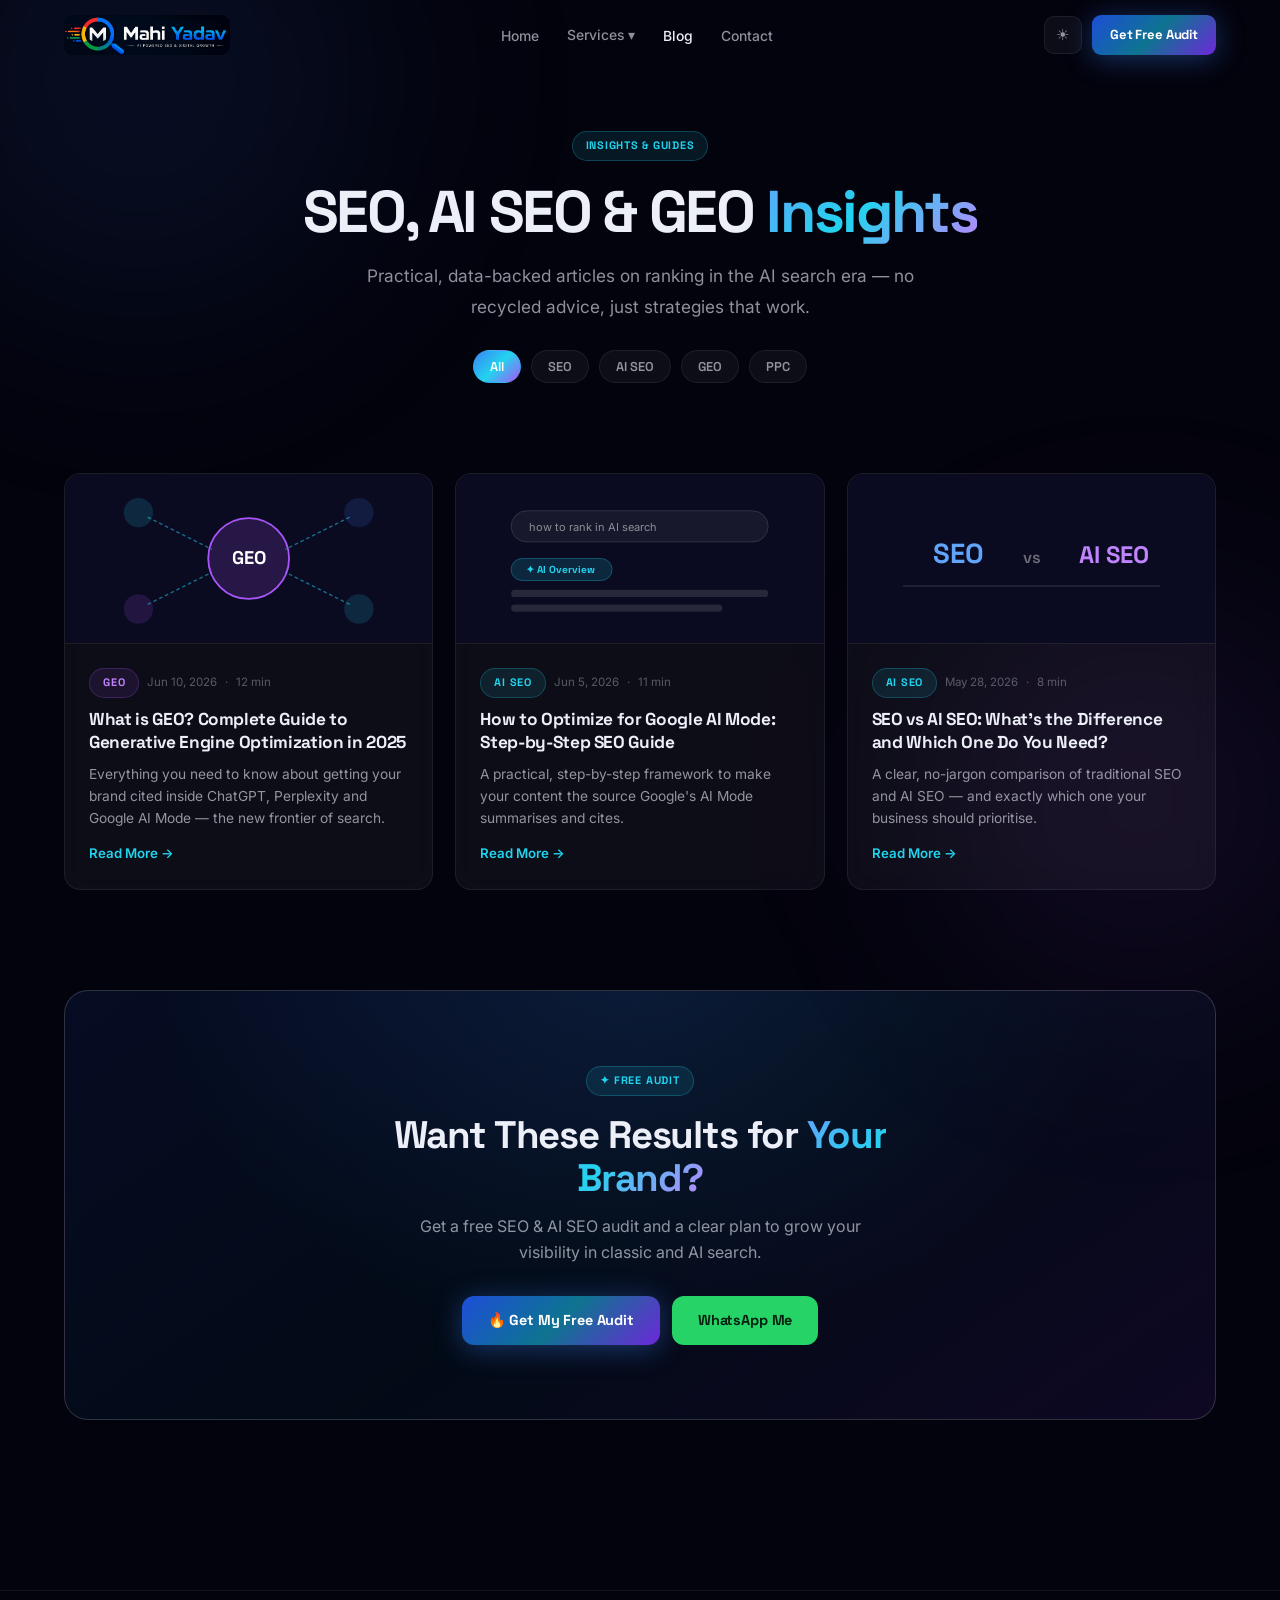
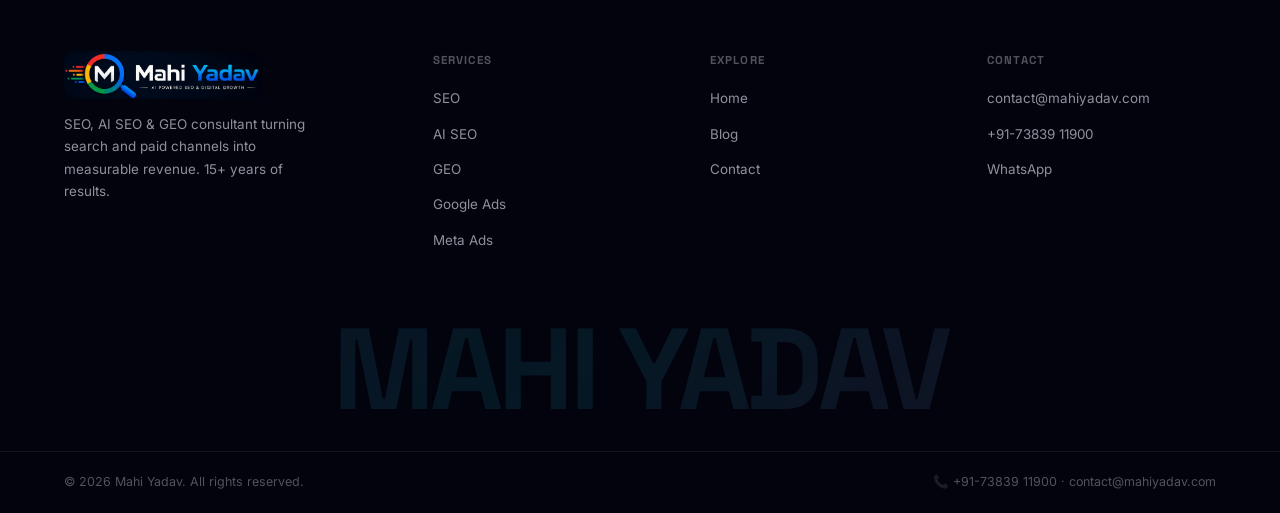
<file: blog/index.html>
<!DOCTYPE html>
<html lang="en" data-theme="dark">
<head>
<meta charset="UTF-8">
<meta name="viewport" content="width=device-width, initial-scale=1.0">
<link rel="icon" type="image/png" href="../assets/favicon.png">
<title>SEO, AI SEO & GEO Blog | Insights by Mahi Yadav</title>
<meta name="description" content="Practical, data-backed articles on SEO, AI SEO, GEO and PPC by Mahi Yadav. Learn how to rank in Google AI Mode, optimize for generative engines and grow traffic.">
<meta name="keywords" content="SEO blog, AI SEO articles, GEO guide, Google AI Mode, PPC tips, Mahi Yadav blog">
<link rel="canonical" href="https://mahiyadav.com/blog/">
<meta property="og:type" content="website">
<meta property="og:url" content="https://mahiyadav.com/blog/">
<meta property="og:title" content="SEO, AI SEO & GEO Blog | Insights by Mahi Yadav">
<meta property="og:description" content="Practical, data-backed articles on SEO, AI SEO, GEO and PPC.">
<link rel="preconnect" href="https://fonts.googleapis.com">
<link href="https://fonts.googleapis.com/css2?family=Space+Grotesk:wght@400;500;600;700;800&family=Inter:wght@400;500;600&display=swap" rel="stylesheet">
<link rel="stylesheet" href="../assets/site.css">
<script type="application/ld+json">
{
  "@context":"https://schema.org","@type":"Blog","@id":"https://mahiyadav.com/blog/",
  "name":"Mahi Yadav Blog","url":"https://mahiyadav.com/blog/",
  "author":{"@type":"Person","name":"Mahi Yadav","url":"https://mahiyadav.com/"},
  "blogPost":[
    {"@type":"BlogPosting","headline":"What is GEO? Complete Guide to Generative Engine Optimization in 2025","url":"https://mahiyadav.com/blog/what-is-geo-generative-engine-optimization/","datePublished":"2026-06-10","author":{"@type":"Person","name":"Mahi Yadav"}},
    {"@type":"BlogPosting","headline":"How to Optimize for Google AI Mode: Step-by-Step SEO Guide","url":"https://mahiyadav.com/blog/google-ai-mode-seo-guide/","datePublished":"2026-06-05","author":{"@type":"Person","name":"Mahi Yadav"}},
    {"@type":"BlogPosting","headline":"SEO vs AI SEO: What's the Difference and Which One Do You Need?","url":"https://mahiyadav.com/blog/seo-vs-ai-seo-difference/","datePublished":"2026-05-28","author":{"@type":"Person","name":"Mahi Yadav"}}
  ]
}
</script>
</head>
<body>
<div class="amb a1"></div>
<div class="amb a2"></div>

<nav class="nav">
  <div class="nav-in">
    <a href="../index.html" aria-label="Mahi Yadav home"><img src="../assets/logo.png" alt="Mahi Yadav — SEO & Digital Marketing" class="logo-img"></a>
    <ul class="nav-links">
      <li><a href="../index.html">Home</a></li>
      <li class="nav-dd"><a class="nav-dd-toggle">Services ▾</a>
        <div class="nav-dd-menu">
          <a href="../services/seo/">SEO</a><a href="../services/ai-seo/">AI SEO</a><a href="../services/geo/">GEO</a><a href="../services/google-ads/">Google Ads</a><a href="../services/meta-ads/">Meta Ads</a>
        </div>
      </li>
      <li><a href="./" class="on">Blog</a></li>
      <li><a href="mailto:contact@mahiyadav.com">Contact</a></li>
    </ul>
    <div class="nav-r">
      <button class="ib" id="themeBtn" aria-label="Toggle theme">☀</button>
      <a class="btn btn-g btn-sm" href="mailto:contact@mahiyadav.com?subject=Free%20SEO%20Audit%20Request">Get Free Audit</a>
      <button class="ib hb" id="hb" aria-label="Menu"><span></span><span></span><span></span></button>
    </div>
  </div>
</nav>
<div class="mob-drawer" id="mobDrawer">
  <a href="../index.html">Home</a><a href="../services/seo/">SEO</a><a href="../services/ai-seo/">AI SEO</a><a href="../services/geo/">GEO</a><a href="../services/google-ads/">Google Ads</a><a href="../services/meta-ads/">Meta Ads</a><a href="./">Blog</a><a href="mailto:contact@mahiyadav.com">Contact</a>
</div>

<main>
  <header class="phero" style="padding-bottom:30px">
    <span class="badge">Insights &amp; Guides</span>
    <h1>SEO, AI SEO &amp; GEO <span class="gt">Insights</span></h1>
    <p class="lead">Practical, data-backed articles on ranking in the AI search era — no recycled advice, just strategies that work.</p>
    <div class="cat-filter" style="justify-content:center">
      <button class="cat-chip on" data-cat="all">All</button>
      <button class="cat-chip" data-cat="SEO">SEO</button>
      <button class="cat-chip" data-cat="AI SEO">AI SEO</button>
      <button class="cat-chip" data-cat="GEO">GEO</button>
      <button class="cat-chip" data-cat="PPC">PPC</button>
    </div>
  </header>

  <section class="sec" style="padding-top:20px">
    <div class="blog-grid">
      <article class="card card-hov blog-card" data-cat="GEO">
        <a href="what-is-geo-generative-engine-optimization/">
          <div class="blog-thumb">
            <svg viewBox="0 0 400 200" width="100%" height="100%" preserveAspectRatio="xMidYMid slice" role="img" aria-label="GEO illustration">
              <rect width="400" height="200" fill="#0a0a20"/>
              <circle cx="200" cy="100" r="44" fill="rgba(168,85,247,.18)" stroke="#A855F7" stroke-width="2"/>
              <text x="200" y="106" text-anchor="middle" fill="#fff" font-family="Space Grotesk" font-size="20" font-weight="800">GEO</text>
              <g stroke="#22D3EE" stroke-width="1.5" opacity=".5" stroke-dasharray="4 3"><line x1="90" y1="55" x2="160" y2="90"/><line x1="310" y1="55" x2="240" y2="90"/><line x1="90" y1="150" x2="160" y2="115"/><line x1="310" y1="150" x2="240" y2="115"/></g>
              <g fill="#22D3EE" font-family="Inter" font-size="11"><circle cx="80" cy="50" r="16" fill="rgba(34,211,238,.15)"/><circle cx="320" cy="50" r="16" fill="rgba(59,130,246,.15)"/><circle cx="80" cy="155" r="16" fill="rgba(168,85,247,.15)"/><circle cx="320" cy="155" r="16" fill="rgba(34,211,238,.15)"/></g>
            </svg>
          </div>
          <div class="blog-card-body">
            <div class="blog-meta"><span class="badge" style="background:rgba(168,85,247,.1);border-color:rgba(168,85,247,.24);color:#C084FC">GEO</span><span>Jun 10, 2026</span><span>·</span><span>12 min</span></div>
            <h3>What is GEO? Complete Guide to Generative Engine Optimization in 2025</h3>
            <p>Everything you need to know about getting your brand cited inside ChatGPT, Perplexity and Google AI Mode — the new frontier of search.</p>
            <span class="rd">Read More →</span>
          </div>
        </a>
      </article>

      <article class="card card-hov blog-card" data-cat="AI SEO">
        <a href="google-ai-mode-seo-guide/">
          <div class="blog-thumb">
            <svg viewBox="0 0 400 200" width="100%" height="100%" preserveAspectRatio="xMidYMid slice" role="img" aria-label="Google AI Mode illustration">
              <rect width="400" height="200" fill="#0a0a20"/>
              <rect x="60" y="48" width="280" height="34" rx="17" fill="rgba(255,255,255,.06)" stroke="rgba(255,255,255,.14)"/>
              <text x="80" y="70" fill="rgba(255,255,255,.5)" font-family="Inter" font-size="12">how to rank in AI search</text>
              <rect x="60" y="100" width="110" height="24" rx="12" fill="rgba(34,211,238,.14)" stroke="rgba(34,211,238,.35)"/>
              <text x="76" y="116" fill="#22D3EE" font-family="Space Grotesk" font-size="11" font-weight="700">✦ AI Overview</text>
              <rect x="60" y="134" width="280" height="8" rx="4" fill="rgba(255,255,255,.12)"/>
              <rect x="60" y="150" width="230" height="8" rx="4" fill="rgba(255,255,255,.12)"/>
            </svg>
          </div>
          <div class="blog-card-body">
            <div class="blog-meta"><span class="badge" style="background:rgba(34,211,238,.1);border-color:rgba(34,211,238,.24);color:#22D3EE">AI SEO</span><span>Jun 5, 2026</span><span>·</span><span>11 min</span></div>
            <h3>How to Optimize for Google AI Mode: Step-by-Step SEO Guide</h3>
            <p>A practical, step-by-step framework to make your content the source Google's AI Mode summarises and cites.</p>
            <span class="rd">Read More →</span>
          </div>
        </a>
      </article>

      <article class="card card-hov blog-card" data-cat="AI SEO">
        <a href="seo-vs-ai-seo-difference/">
          <div class="blog-thumb">
            <svg viewBox="0 0 400 200" width="100%" height="100%" preserveAspectRatio="xMidYMid slice" role="img" aria-label="SEO vs AI SEO illustration">
              <rect width="400" height="200" fill="#0a0a20"/>
              <text x="120" y="105" text-anchor="middle" fill="#60A5FA" font-family="Space Grotesk" font-size="30" font-weight="800">SEO</text>
              <text x="200" y="105" text-anchor="middle" fill="rgba(255,255,255,.4)" font-family="Space Grotesk" font-size="18" font-weight="600">vs</text>
              <text x="290" y="105" text-anchor="middle" fill="#C084FC" font-family="Space Grotesk" font-size="26" font-weight="800">AI SEO</text>
              <line x1="60" y1="130" x2="340" y2="130" stroke="rgba(255,255,255,.12)" stroke-width="1.5"/>
            </svg>
          </div>
          <div class="blog-card-body">
            <div class="blog-meta"><span class="badge" style="background:rgba(34,211,238,.1);border-color:rgba(34,211,238,.24);color:#22D3EE">AI SEO</span><span>May 28, 2026</span><span>·</span><span>8 min</span></div>
            <h3>SEO vs AI SEO: What's the Difference and Which One Do You Need?</h3>
            <p>A clear, no-jargon comparison of traditional SEO and AI SEO — and exactly which one your business should prioritise.</p>
            <span class="rd">Read More →</span>
          </div>
        </a>
      </article>
    </div>
    <p id="noPosts" style="display:none;text-align:center;color:var(--txt3);margin-top:30px">No posts in this category yet — check back soon.</p>
  </section>

  <section class="sec" style="padding-top:10px">
    <div class="cta-band">
      <span class="badge" style="margin-bottom:18px">✦ Free Audit</span>
      <h2>Want These Results for <span class="gt">Your Brand?</span></h2>
      <p>Get a free SEO &amp; AI SEO audit and a clear plan to grow your visibility in classic and AI search.</p>
      <div class="phero-btns">
        <a class="btn btn-g btn-pulse" href="mailto:contact@mahiyadav.com?subject=Free%20SEO%20Audit%20Request">🔥 Get My Free Audit</a>
        <a class="btn btn-wa" href="https://wa.me/919999999999" target="_blank" rel="noopener">WhatsApp Me</a>
      </div>
    </div>
  </section>
</main>

<footer class="ft">
  <div class="ft-main">
    <div>
      <a href="../index.html"><img src="../assets/logo.png" alt="Mahi Yadav" class="logo-img" style="height:48px"></a>
      <p class="ft-tag">SEO, AI SEO &amp; GEO consultant turning search and paid channels into measurable revenue. 15+ years of results.</p>
    </div>
    <div class="ft-col"><h4>Services</h4><ul>
      <li><a href="../services/seo/">SEO</a></li><li><a href="../services/ai-seo/">AI SEO</a></li><li><a href="../services/geo/">GEO</a></li><li><a href="../services/google-ads/">Google Ads</a></li><li><a href="../services/meta-ads/">Meta Ads</a></li>
    </ul></div>
    <div class="ft-col"><h4>Explore</h4><ul>
      <li><a href="../index.html">Home</a></li><li><a href="./">Blog</a></li><li><a href="mailto:contact@mahiyadav.com">Contact</a></li>
    </ul></div>
    <div class="ft-col"><h4>Contact</h4><ul>
      <li><a href="mailto:contact@mahiyadav.com">contact@mahiyadav.com</a></li><li><a href="tel:+917383911900">+91-73839 11900</a></li><li><a href="https://wa.me/919999999999" target="_blank" rel="noopener">WhatsApp</a></li>
    </ul></div>
  </div>
  <div class="ft-big">MAHI YADAV</div>
  <div class="ft-bot">
    <span class="ft-copy">© 2026 Mahi Yadav. All rights reserved.</span>
    <span class="ft-copy">📞 +91-73839 11900 · contact@mahiyadav.com</span>
  </div>
</footer>
<script src="../assets/site.js"></script>
<script>
document.querySelectorAll('.cat-chip').forEach(function(chip){
  chip.addEventListener('click', function(){
    document.querySelectorAll('.cat-chip').forEach(function(c){c.classList.remove('on');});
    chip.classList.add('on');
    var cat = chip.getAttribute('data-cat');
    var shown = 0;
    document.querySelectorAll('.blog-card').forEach(function(card){
      var match = cat === 'all' || card.getAttribute('data-cat') === cat;
      card.style.display = match ? '' : 'none';
      if (match) shown++;
    });
    document.getElementById('noPosts').style.display = shown ? 'none' : 'block';
  });
});
</script>
</body>
</html>
</file>
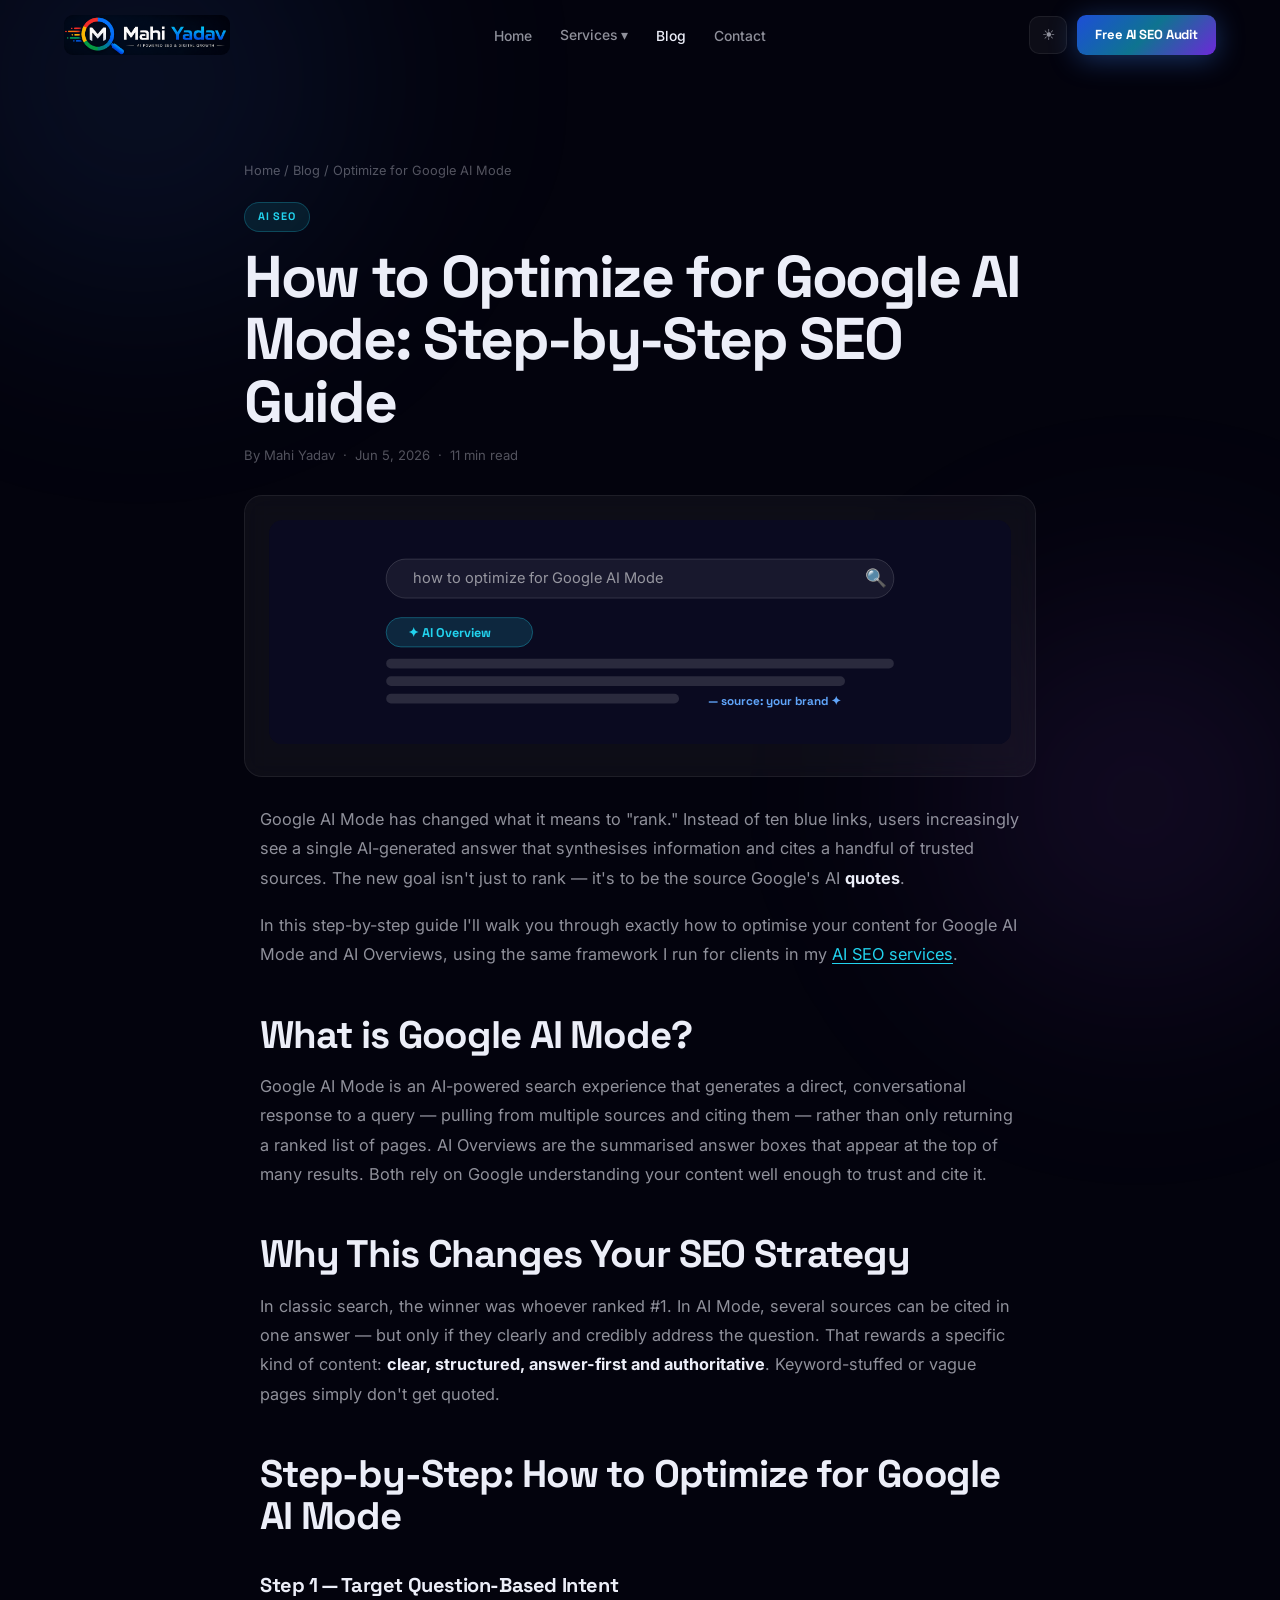
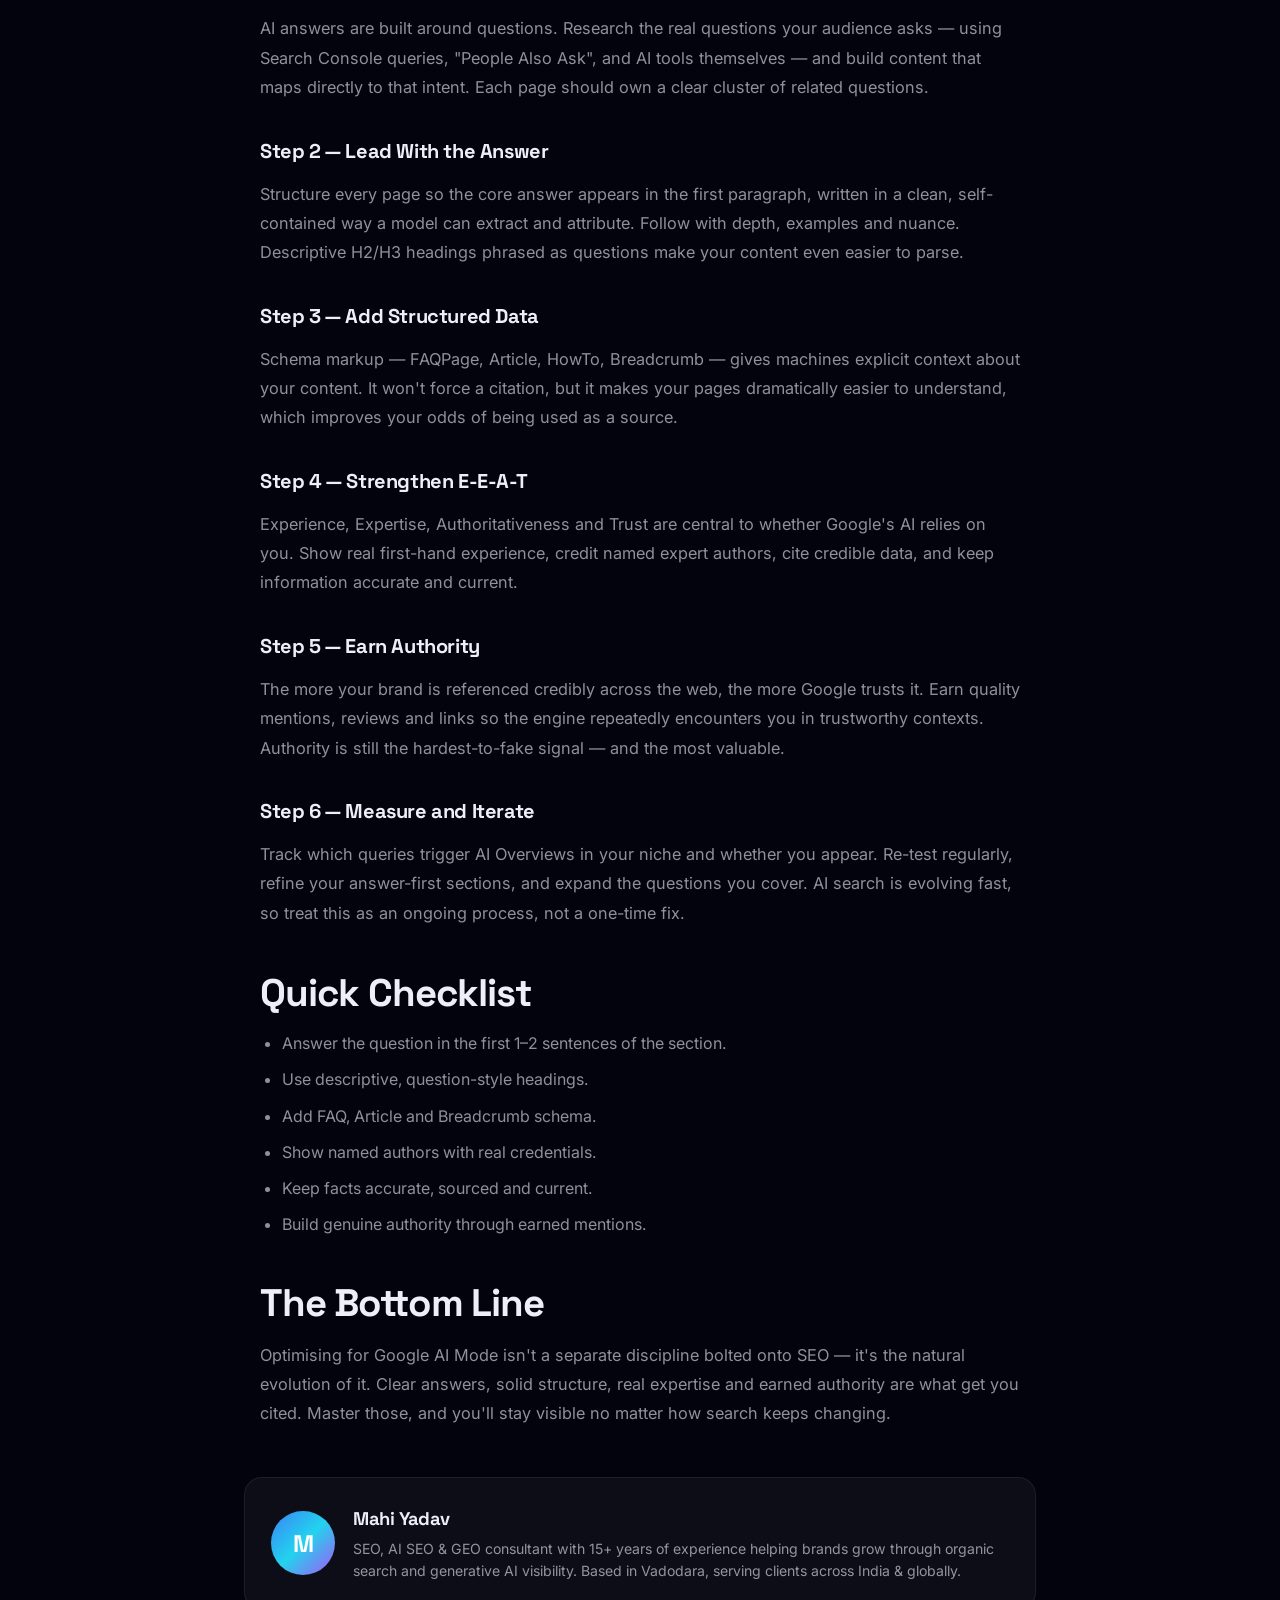
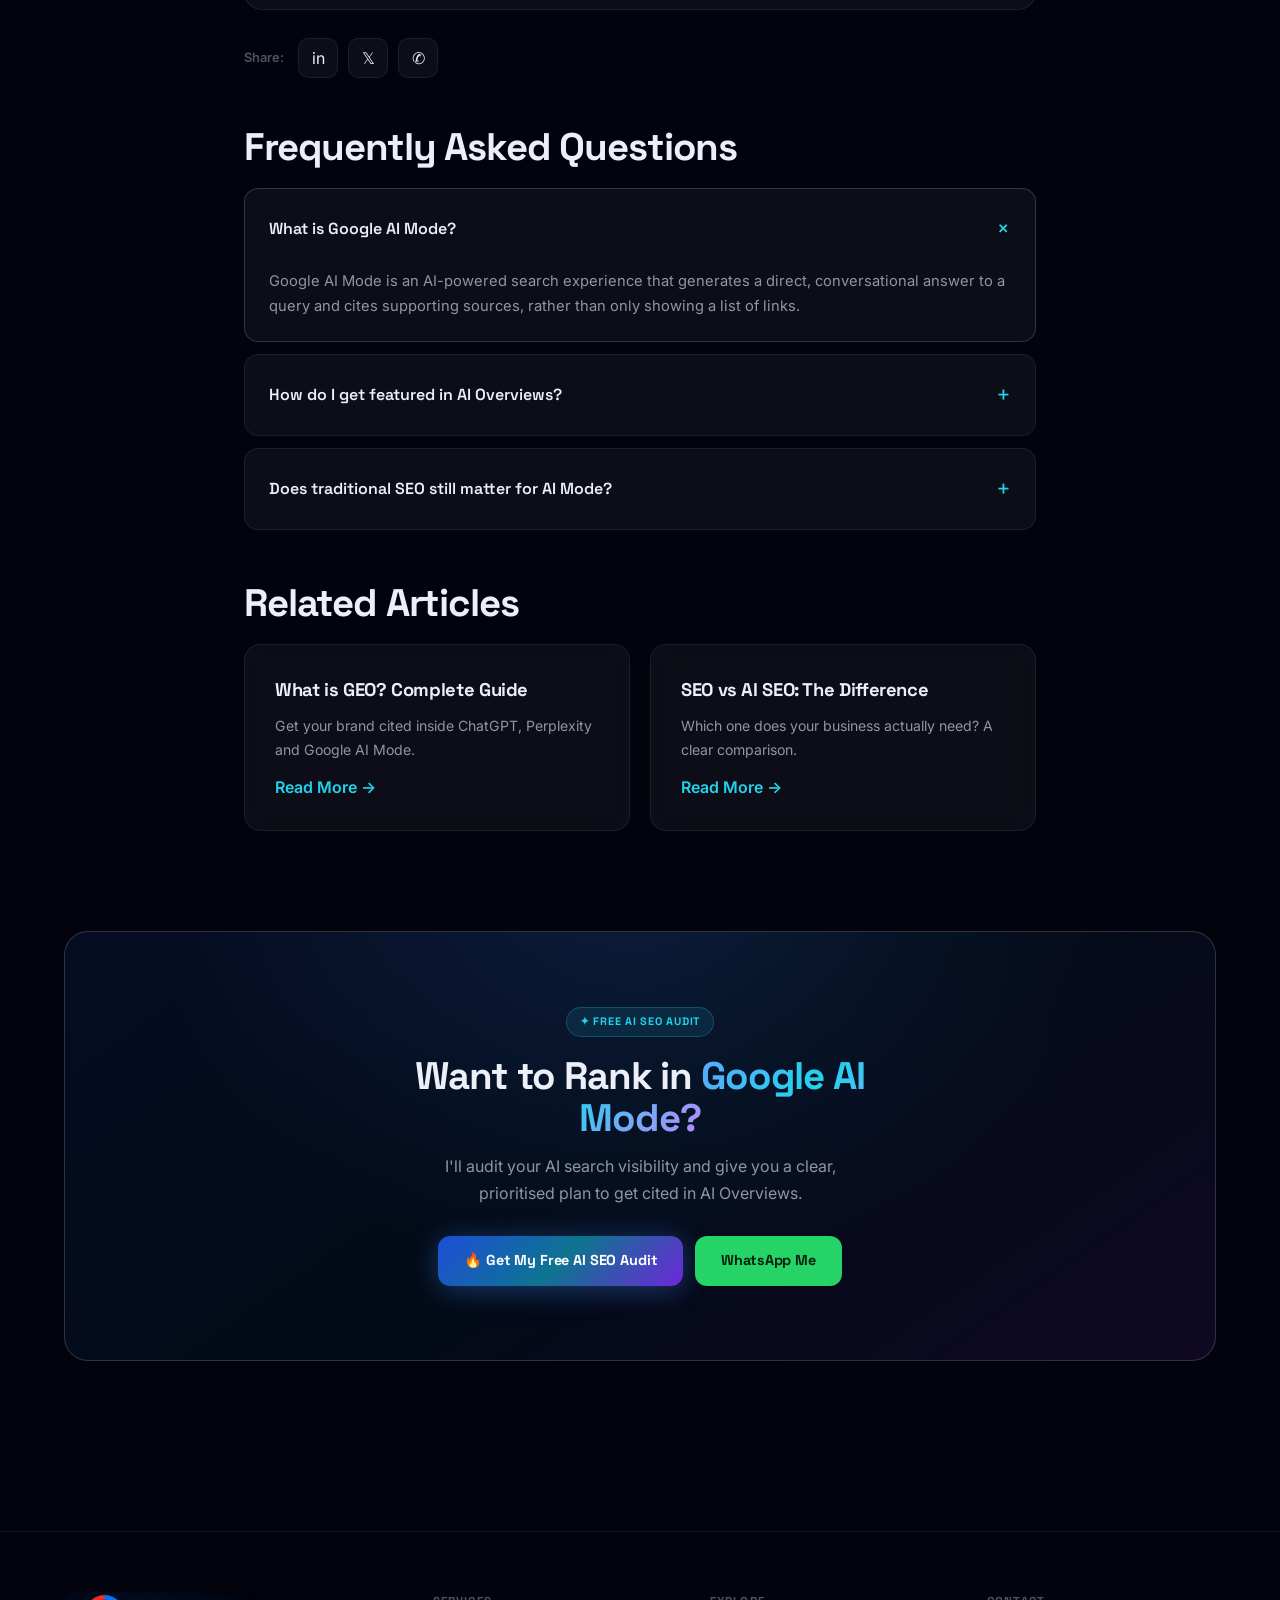
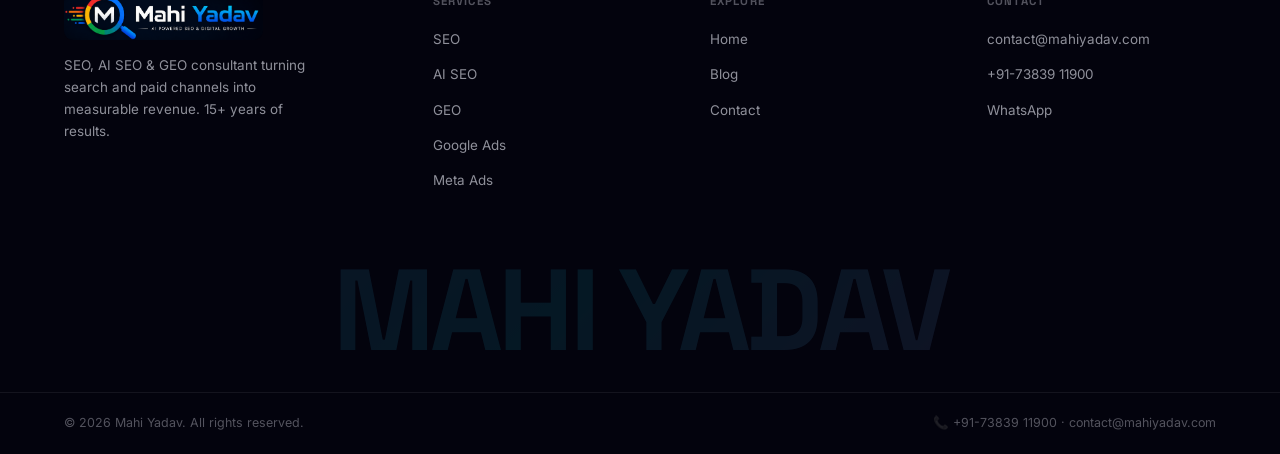
<file: blog/google-ai-mode-seo-guide/index.html>
<!DOCTYPE html>
<html lang="en" data-theme="dark">
<head>
<meta charset="UTF-8">
<meta name="viewport" content="width=device-width, initial-scale=1.0">
<link rel="icon" type="image/png" href="../../assets/favicon.png">
<title>How to Optimize for Google AI Mode: Step-by-Step SEO Guide — Mahi Yadav</title>
<meta name="description" content="Learn how to optimize for Google AI Mode and AI Overviews with a step-by-step SEO guide. Make your content the source Google's AI cites. Practical 2026 framework.">
<meta name="keywords" content="Google AI Mode, AI Overviews SEO, optimize for AI search, SGE optimization, AI SEO guide, Mahi Yadav">
<link rel="canonical" href="https://mahiyadav.com/blog/google-ai-mode-seo-guide/">
<meta property="og:type" content="article">
<meta property="og:url" content="https://mahiyadav.com/blog/google-ai-mode-seo-guide/">
<meta property="og:title" content="How to Optimize for Google AI Mode: Step-by-Step SEO Guide">
<meta property="og:description" content="A practical, step-by-step framework to make your content the source Google's AI Mode cites.">
<link rel="preconnect" href="https://fonts.googleapis.com">
<link href="https://fonts.googleapis.com/css2?family=Space+Grotesk:wght@400;500;600;700;800&family=Inter:wght@400;500;600&display=swap" rel="stylesheet">
<link rel="stylesheet" href="../../assets/site.css">
<script type="application/ld+json">
{
  "@context":"https://schema.org","@type":"Article",
  "headline":"How to Optimize for Google AI Mode: Step-by-Step SEO Guide",
  "description":"A practical, step-by-step framework to make your content the source Google's AI Mode cites.",
  "author":{"@type":"Person","name":"Mahi Yadav","url":"https://mahiyadav.com/"},
  "publisher":{"@type":"Person","name":"Mahi Yadav"},
  "datePublished":"2026-06-05","dateModified":"2026-06-24",
  "mainEntityOfPage":"https://mahiyadav.com/blog/google-ai-mode-seo-guide/",
  "image":"https://mahiyadav.com/assets/logo.png"
}
</script>
<script type="application/ld+json">
{
  "@context":"https://schema.org","@type":"HowTo",
  "name":"How to Optimize for Google AI Mode",
  "description":"A step-by-step process to make your content eligible to be cited in Google AI Mode and AI Overviews.",
  "step":[
    {"@type":"HowToStep","position":1,"name":"Target question-based intent","text":"Identify the real questions your audience asks and map content to that intent."},
    {"@type":"HowToStep","position":2,"name":"Lead with the answer","text":"Structure each page to answer the question clearly in the first paragraph."},
    {"@type":"HowToStep","position":3,"name":"Add structured data","text":"Use schema such as FAQ, Article and Breadcrumb so machines understand context."},
    {"@type":"HowToStep","position":4,"name":"Strengthen E-E-A-T","text":"Show real experience, expertise, author credentials and trust signals."},
    {"@type":"HowToStep","position":5,"name":"Earn authority","text":"Build quality mentions and links so Google trusts you as a source."},
    {"@type":"HowToStep","position":6,"name":"Measure and iterate","text":"Track AI Overview appearances and refine content continuously."}
  ]
}
</script>
<script type="application/ld+json">
{
  "@context":"https://schema.org","@type":"FAQPage","mainEntity":[
    {"@type":"Question","name":"What is Google AI Mode?","acceptedAnswer":{"@type":"Answer","text":"Google AI Mode is an AI-powered search experience that generates a direct, conversational answer to a query and cites supporting sources, rather than only showing a list of links."}},
    {"@type":"Question","name":"How do I get featured in AI Overviews?","acceptedAnswer":{"@type":"Answer","text":"Publish clear, answer-first content that directly addresses a question, support it with structured data and strong E-E-A-T, and build the authority that makes Google trust you as a source."}},
    {"@type":"Question","name":"Does traditional SEO still matter for AI Mode?","acceptedAnswer":{"@type":"Answer","text":"Yes. AI Mode draws heavily on the same signals as classic search - relevance, quality, structure and authority. Strong SEO is the foundation of AI visibility."}}
  ]
}
</script>
</head>
<body>
<div class="amb a1"></div>
<div class="amb a2"></div>

<nav class="nav">
  <div class="nav-in">
    <a href="../../index.html" aria-label="Mahi Yadav home"><img src="../../assets/logo.png" alt="Mahi Yadav — SEO & Digital Marketing" class="logo-img"></a>
    <ul class="nav-links">
      <li><a href="../../index.html">Home</a></li>
      <li class="nav-dd"><a class="nav-dd-toggle">Services ▾</a>
        <div class="nav-dd-menu">
          <a href="../../services/seo/">SEO</a><a href="../../services/ai-seo/">AI SEO</a><a href="../../services/geo/">GEO</a><a href="../../services/google-ads/">Google Ads</a><a href="../../services/meta-ads/">Meta Ads</a>
        </div>
      </li>
      <li><a href="../" class="on">Blog</a></li>
      <li><a href="mailto:contact@mahiyadav.com">Contact</a></li>
    </ul>
    <div class="nav-r">
      <button class="ib" id="themeBtn" aria-label="Toggle theme">☀</button>
      <a class="btn btn-g btn-sm" href="mailto:contact@mahiyadav.com?subject=Free%20AI%20SEO%20Audit">Free AI SEO Audit</a>
      <button class="ib hb" id="hb" aria-label="Menu"><span></span><span></span><span></span></button>
    </div>
  </div>
</nav>
<div class="mob-drawer" id="mobDrawer">
  <a href="../../index.html">Home</a><a href="../../services/seo/">SEO</a><a href="../../services/ai-seo/">AI SEO</a><a href="../../services/geo/">GEO</a><a href="../../services/google-ads/">Google Ads</a><a href="../../services/meta-ads/">Meta Ads</a><a href="../">Blog</a><a href="mailto:contact@mahiyadav.com">Contact</a>
</div>

<main>
  <article class="sec sec-narrow">
    <nav class="breadcrumb"><a href="../../index.html">Home</a> / <a href="../">Blog</a> / Optimize for Google AI Mode</nav>
    <span class="badge">AI SEO</span>
    <h1 style="margin:14px 0 12px">How to Optimize for Google AI Mode: Step-by-Step SEO Guide</h1>
    <div class="blog-meta" style="font-size:.82rem"><span>By Mahi Yadav</span><span>·</span><span>Jun 5, 2026</span><span>·</span><span>11 min read</span></div>

    <div class="svg-ill" style="margin:28px 0">
      <svg viewBox="0 0 760 230" role="img" aria-label="Google AI Mode answer illustration">
        <rect width="760" height="230" rx="14" fill="#0a0a20"/>
        <rect x="120" y="40" width="520" height="40" rx="20" fill="rgba(255,255,255,.06)" stroke="rgba(255,255,255,.14)"/>
        <text x="148" y="65" fill="rgba(255,255,255,.55)" font-family="Inter" font-size="15">how to optimize for Google AI Mode</text>
        <text x="610" y="66" font-size="18">🔍</text>
        <rect x="120" y="100" width="150" height="30" rx="15" fill="rgba(34,211,238,.14)" stroke="rgba(34,211,238,.35)"/>
        <text x="142" y="120" fill="#22D3EE" font-family="Space Grotesk" font-size="13" font-weight="700">✦ AI Overview</text>
        <rect x="120" y="142" width="520" height="10" rx="5" fill="rgba(255,255,255,.13)"/>
        <rect x="120" y="160" width="470" height="10" rx="5" fill="rgba(255,255,255,.13)"/>
        <rect x="120" y="178" width="300" height="10" rx="5" fill="rgba(255,255,255,.13)"/>
        <text x="450" y="190" fill="#60A5FA" font-family="Space Grotesk" font-size="12" font-weight="700">— source: your brand ✦</text>
      </svg>
    </div>

    <div class="prose">
      <p>Google AI Mode has changed what it means to "rank." Instead of ten blue links, users increasingly see a single AI-generated answer that synthesises information and cites a handful of trusted sources. The new goal isn't just to rank — it's to be the source Google's AI <strong>quotes</strong>.</p>
      <p>In this step-by-step guide I'll walk you through exactly how to optimise your content for Google AI Mode and AI Overviews, using the same framework I run for clients in my <a href="../../services/ai-seo/">AI SEO services</a>.</p>

      <h2>What is Google AI Mode?</h2>
      <p>Google AI Mode is an AI-powered search experience that generates a direct, conversational response to a query — pulling from multiple sources and citing them — rather than only returning a ranked list of pages. AI Overviews are the summarised answer boxes that appear at the top of many results. Both rely on Google understanding your content well enough to trust and cite it.</p>

      <h2>Why This Changes Your SEO Strategy</h2>
      <p>In classic search, the winner was whoever ranked #1. In AI Mode, several sources can be cited in one answer — but only if they clearly and credibly address the question. That rewards a specific kind of content: <strong>clear, structured, answer-first and authoritative</strong>. Keyword-stuffed or vague pages simply don't get quoted.</p>

      <h2>Step-by-Step: How to Optimize for Google AI Mode</h2>

      <h3>Step 1 — Target Question-Based Intent</h3>
      <p>AI answers are built around questions. Research the real questions your audience asks — using Search Console queries, "People Also Ask", and AI tools themselves — and build content that maps directly to that intent. Each page should own a clear cluster of related questions.</p>

      <h3>Step 2 — Lead With the Answer</h3>
      <p>Structure every page so the core answer appears in the first paragraph, written in a clean, self-contained way a model can extract and attribute. Follow with depth, examples and nuance. Descriptive H2/H3 headings phrased as questions make your content even easier to parse.</p>

      <h3>Step 3 — Add Structured Data</h3>
      <p>Schema markup — FAQPage, Article, HowTo, Breadcrumb — gives machines explicit context about your content. It won't force a citation, but it makes your pages dramatically easier to understand, which improves your odds of being used as a source.</p>

      <h3>Step 4 — Strengthen E-E-A-T</h3>
      <p>Experience, Expertise, Authoritativeness and Trust are central to whether Google's AI relies on you. Show real first-hand experience, credit named expert authors, cite credible data, and keep information accurate and current.</p>

      <h3>Step 5 — Earn Authority</h3>
      <p>The more your brand is referenced credibly across the web, the more Google trusts it. Earn quality mentions, reviews and links so the engine repeatedly encounters you in trustworthy contexts. Authority is still the hardest-to-fake signal — and the most valuable.</p>

      <h3>Step 6 — Measure and Iterate</h3>
      <p>Track which queries trigger AI Overviews in your niche and whether you appear. Re-test regularly, refine your answer-first sections, and expand the questions you cover. AI search is evolving fast, so treat this as an ongoing process, not a one-time fix.</p>

      <h2>Quick Checklist</h2>
      <ul>
        <li>Answer the question in the first 1–2 sentences of the section.</li>
        <li>Use descriptive, question-style headings.</li>
        <li>Add FAQ, Article and Breadcrumb schema.</li>
        <li>Show named authors with real credentials.</li>
        <li>Keep facts accurate, sourced and current.</li>
        <li>Build genuine authority through earned mentions.</li>
      </ul>

      <h2>The Bottom Line</h2>
      <p>Optimising for Google AI Mode isn't a separate discipline bolted onto SEO — it's the natural evolution of it. Clear answers, solid structure, real expertise and earned authority are what get you cited. Master those, and you'll stay visible no matter how search keeps changing.</p>
    </div>

    <div class="author-box">
      <div class="av">M</div>
      <div>
        <h3 style="margin-bottom:4px">Mahi Yadav</h3>
        <p style="font-size:.88rem;line-height:1.6">SEO, AI SEO &amp; GEO consultant with 15+ years of experience helping brands grow through organic search and generative AI visibility. Based in Vadodara, serving clients across India &amp; globally.</p>
      </div>
    </div>

    <div class="share-row">
      <span style="font-size:.8rem;color:var(--txt3);font-weight:600;margin-right:4px">Share:</span>
      <a href="https://www.linkedin.com/sharing/share-offsite/?url=https://mahiyadav.com/blog/google-ai-mode-seo-guide/" target="_blank" rel="noopener" aria-label="Share on LinkedIn">in</a>
      <a href="https://twitter.com/intent/tweet?url=https://mahiyadav.com/blog/google-ai-mode-seo-guide/&text=How%20to%20Optimize%20for%20Google%20AI%20Mode" target="_blank" rel="noopener" aria-label="Share on X">𝕏</a>
      <a href="https://wa.me/?text=How%20to%20Optimize%20for%20Google%20AI%20Mode%20https://mahiyadav.com/blog/google-ai-mode-seo-guide/" target="_blank" rel="noopener" aria-label="Share on WhatsApp">✆</a>
    </div>

    <div style="margin-top:48px">
      <h2 style="margin-bottom:8px">Frequently Asked Questions</h2>
      <div class="faq-list" style="margin-top:20px">
        <details open><summary>What is Google AI Mode?</summary><div class="faq-a">Google AI Mode is an AI-powered search experience that generates a direct, conversational answer to a query and cites supporting sources, rather than only showing a list of links.</div></details>
        <details><summary>How do I get featured in AI Overviews?</summary><div class="faq-a">Publish clear, answer-first content that directly addresses a question, support it with structured data and strong E-E-A-T, and build the authority that makes Google trust you as a source.</div></details>
        <details><summary>Does traditional SEO still matter for AI Mode?</summary><div class="faq-a">Yes. AI Mode draws heavily on the same signals as classic search — relevance, quality, structure and authority. Strong SEO is the foundation of AI visibility.</div></details>
      </div>
    </div>

    <div style="margin-top:52px">
      <h2 style="margin-bottom:20px">Related Articles</h2>
      <div class="grid-2" style="margin-top:0">
        <a class="card card-hov feat-card" href="../what-is-geo-generative-engine-optimization/"><h3>What is GEO? Complete Guide</h3><p style="margin-top:8px;font-size:.88rem">Get your brand cited inside ChatGPT, Perplexity and Google AI Mode.</p><span class="rd" style="display:inline-block;margin-top:12px;color:var(--cyan);font-weight:600">Read More →</span></a>
        <a class="card card-hov feat-card" href="../seo-vs-ai-seo-difference/"><h3>SEO vs AI SEO: The Difference</h3><p style="margin-top:8px;font-size:.88rem">Which one does your business actually need? A clear comparison.</p><span class="rd" style="display:inline-block;margin-top:12px;color:var(--cyan);font-weight:600">Read More →</span></a>
      </div>
    </div>
  </article>

  <section class="sec" style="padding-top:10px">
    <div class="cta-band">
      <span class="badge" style="margin-bottom:18px">✦ Free AI SEO Audit</span>
      <h2>Want to Rank in <span class="gt">Google AI Mode?</span></h2>
      <p>I'll audit your AI search visibility and give you a clear, prioritised plan to get cited in AI Overviews.</p>
      <div class="phero-btns">
        <a class="btn btn-g btn-pulse" href="mailto:contact@mahiyadav.com?subject=Free%20AI%20SEO%20Audit">🔥 Get My Free AI SEO Audit</a>
        <a class="btn btn-wa" href="https://wa.me/919999999999" target="_blank" rel="noopener">WhatsApp Me</a>
      </div>
    </div>
  </section>
</main>

<footer class="ft">
  <div class="ft-main">
    <div>
      <a href="../../index.html"><img src="../../assets/logo.png" alt="Mahi Yadav" class="logo-img" style="height:48px"></a>
      <p class="ft-tag">SEO, AI SEO &amp; GEO consultant turning search and paid channels into measurable revenue. 15+ years of results.</p>
    </div>
    <div class="ft-col"><h4>Services</h4><ul>
      <li><a href="../../services/seo/">SEO</a></li><li><a href="../../services/ai-seo/">AI SEO</a></li><li><a href="../../services/geo/">GEO</a></li><li><a href="../../services/google-ads/">Google Ads</a></li><li><a href="../../services/meta-ads/">Meta Ads</a></li>
    </ul></div>
    <div class="ft-col"><h4>Explore</h4><ul>
      <li><a href="../../index.html">Home</a></li><li><a href="../">Blog</a></li><li><a href="mailto:contact@mahiyadav.com">Contact</a></li>
    </ul></div>
    <div class="ft-col"><h4>Contact</h4><ul>
      <li><a href="mailto:contact@mahiyadav.com">contact@mahiyadav.com</a></li><li><a href="tel:+917383911900">+91-73839 11900</a></li><li><a href="https://wa.me/919999999999" target="_blank" rel="noopener">WhatsApp</a></li>
    </ul></div>
  </div>
  <div class="ft-big">MAHI YADAV</div>
  <div class="ft-bot">
    <span class="ft-copy">© 2026 Mahi Yadav. All rights reserved.</span>
    <span class="ft-copy">📞 +91-73839 11900 · contact@mahiyadav.com</span>
  </div>
</footer>
<script src="../../assets/site.js"></script>
</body>
</html>
</file>
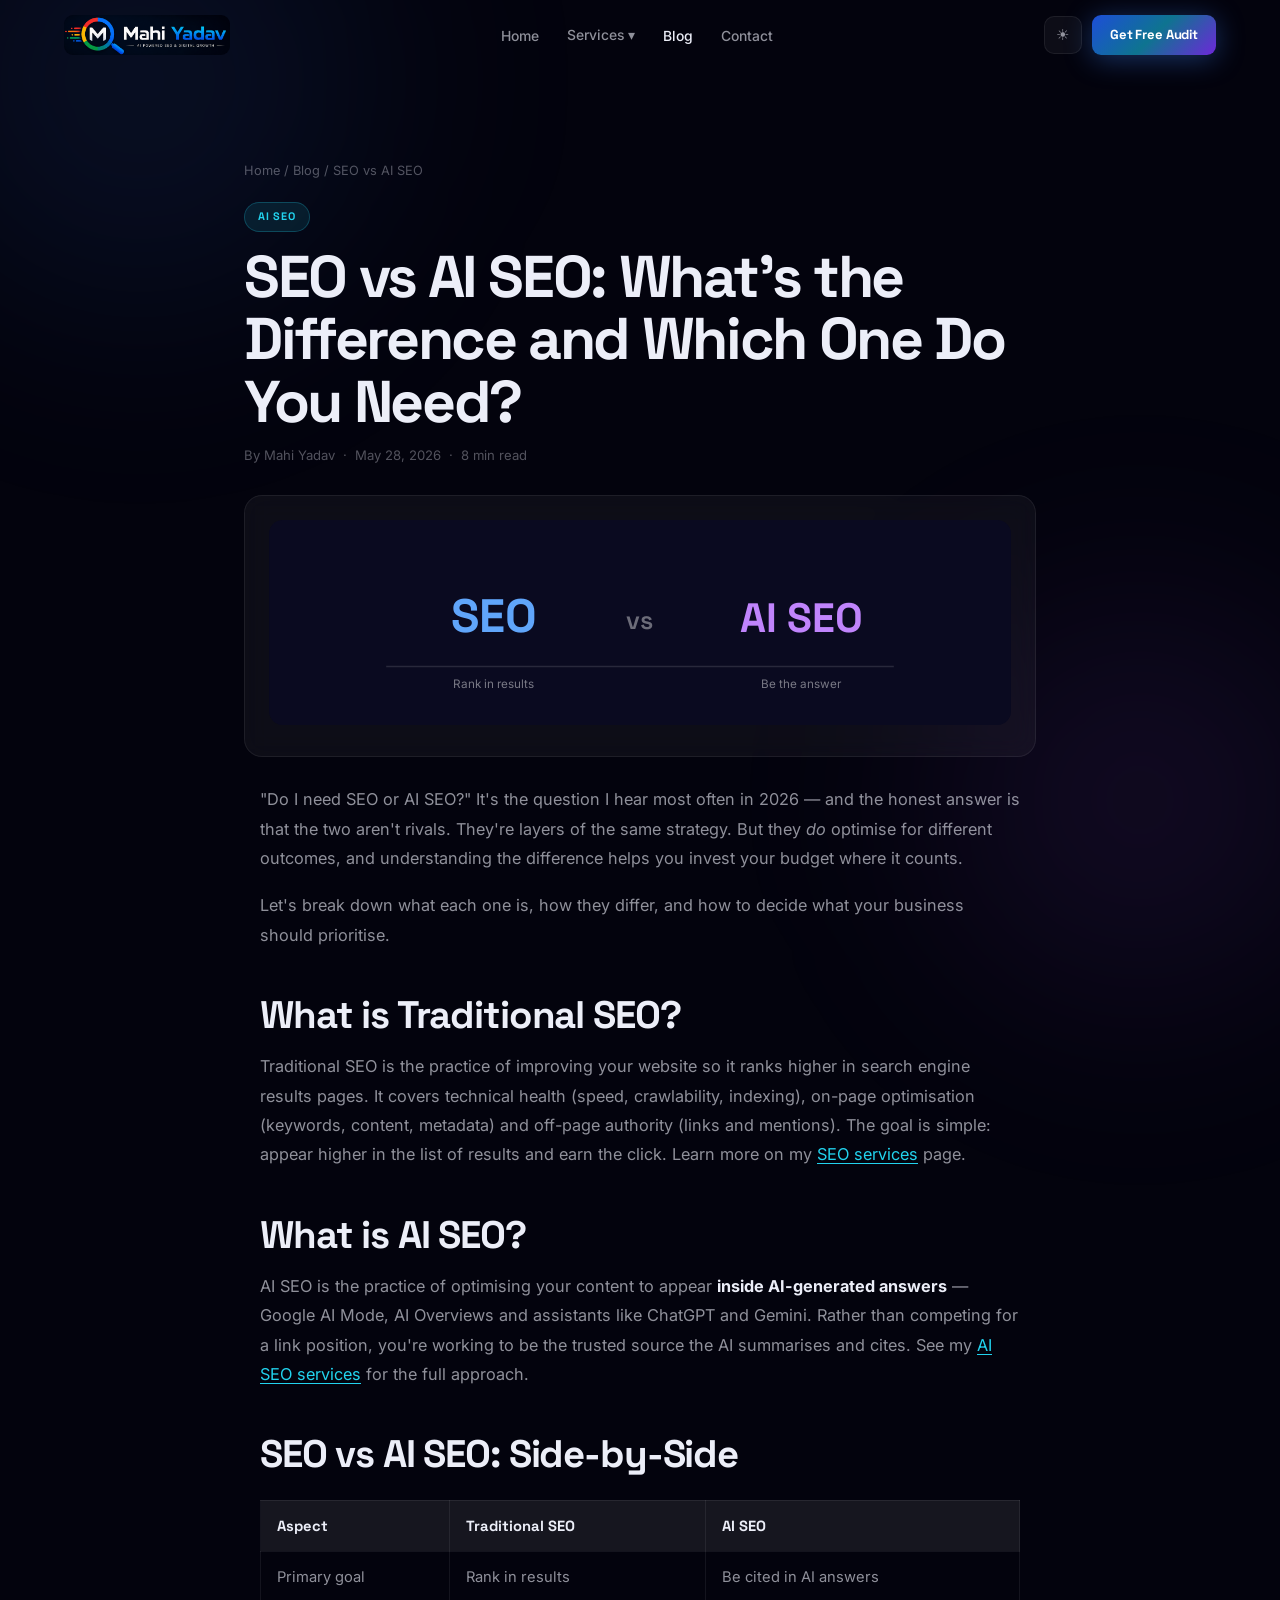
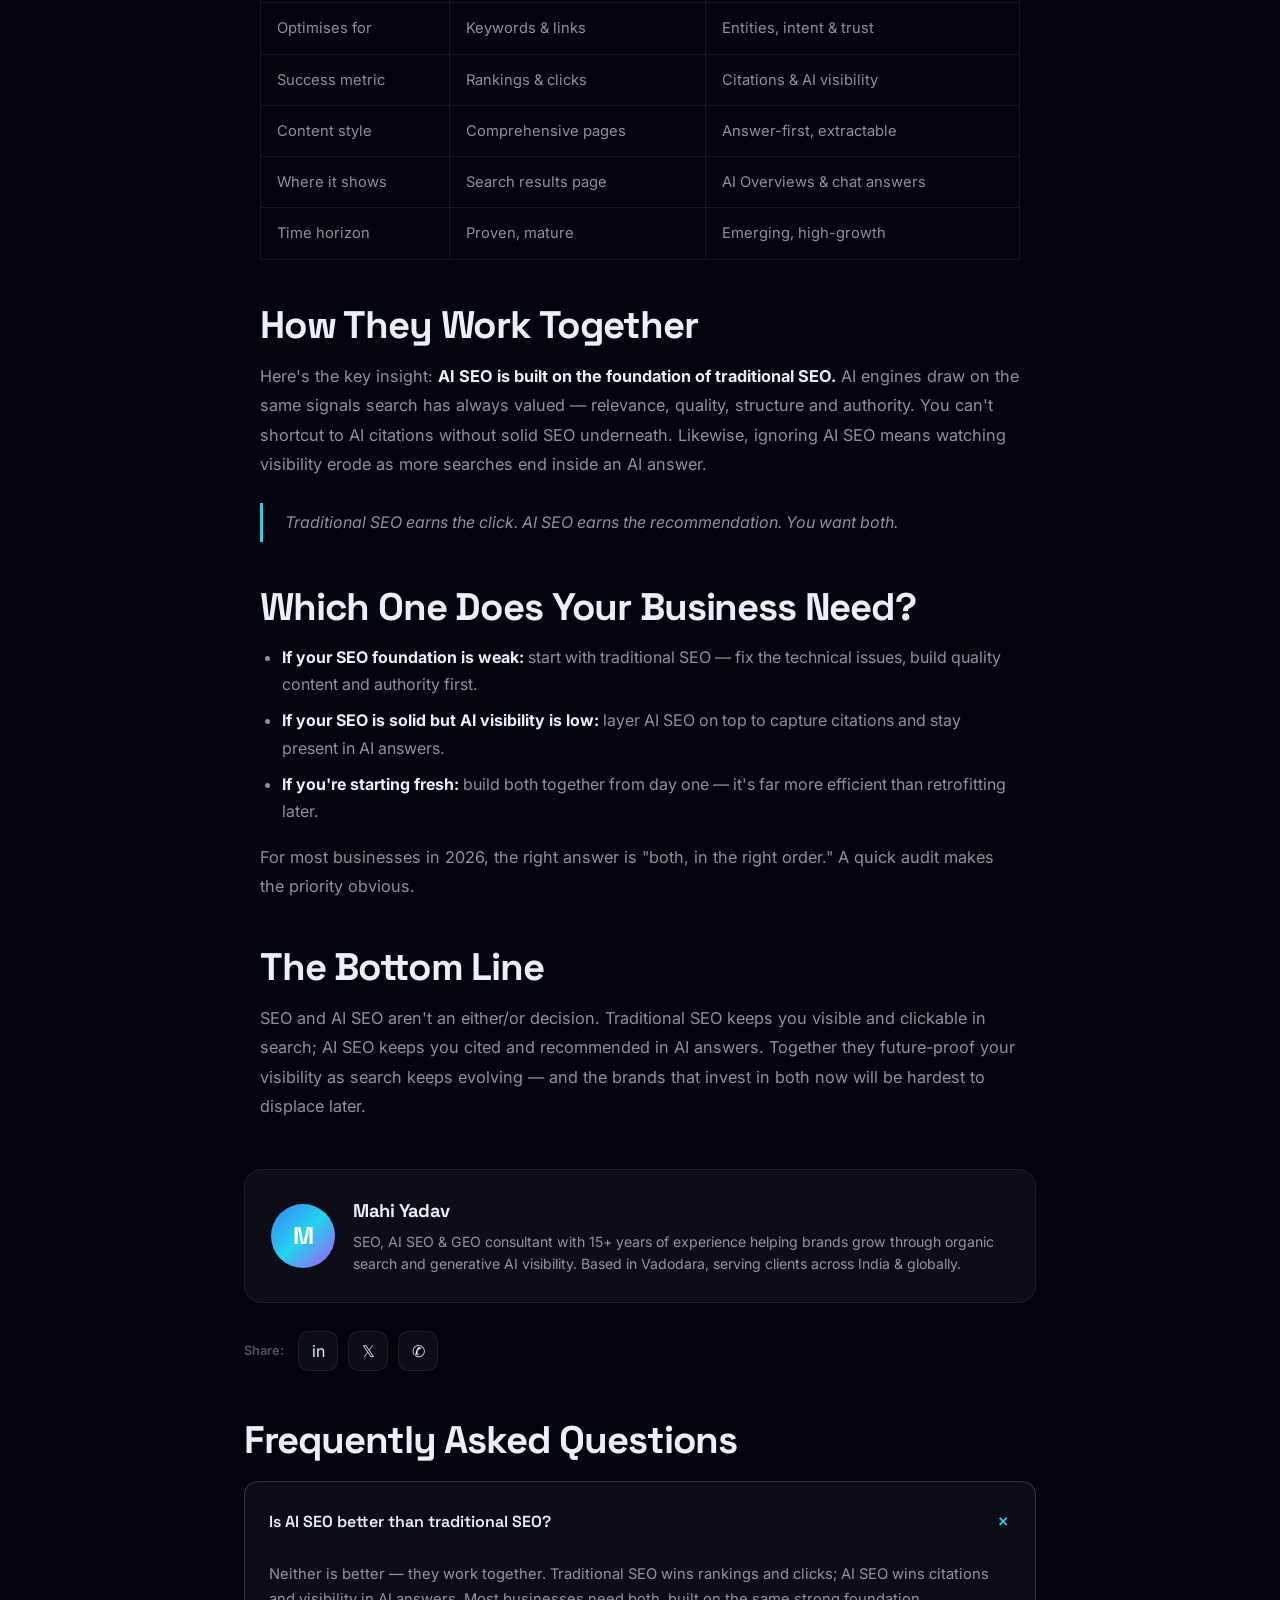
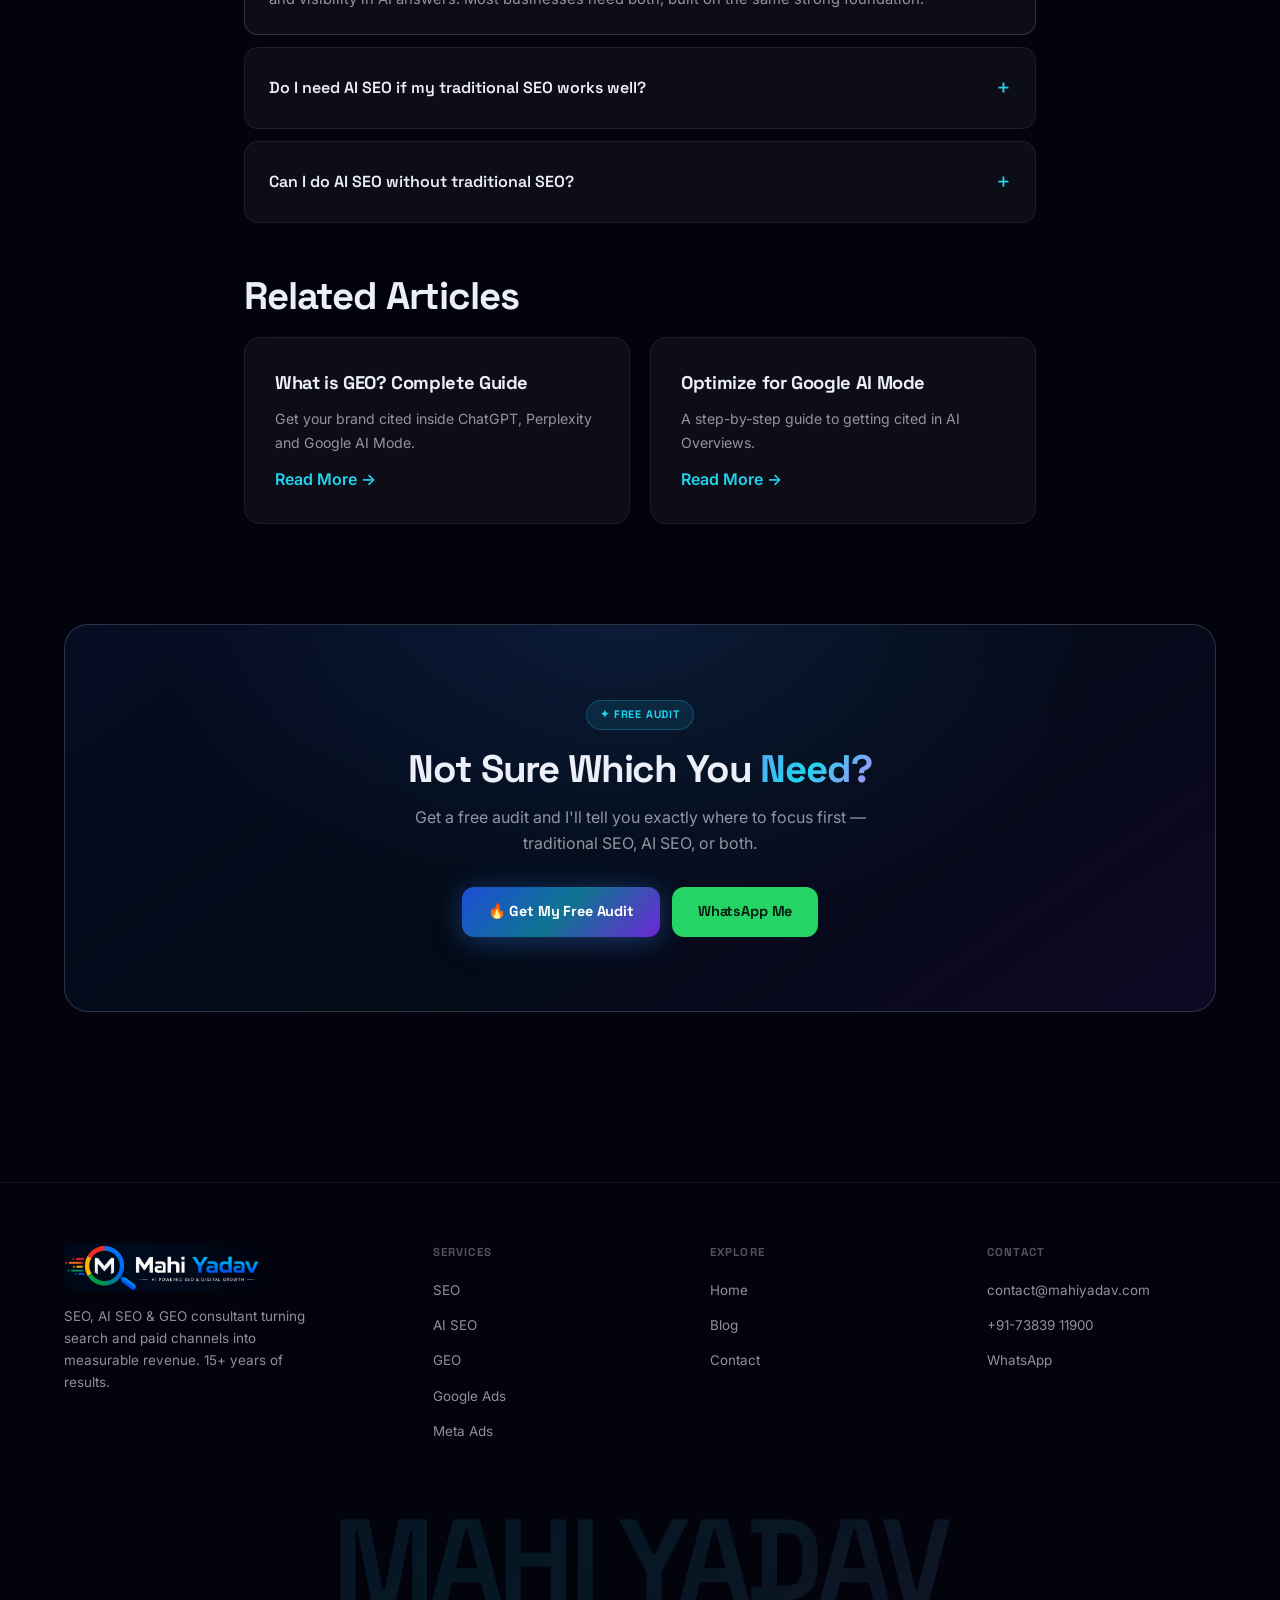
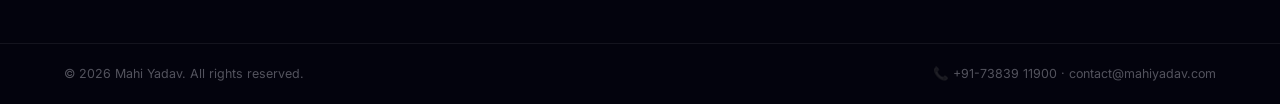
<file: blog/seo-vs-ai-seo-difference/index.html>
<!DOCTYPE html>
<html lang="en" data-theme="dark">
<head>
<meta charset="UTF-8">
<meta name="viewport" content="width=device-width, initial-scale=1.0">
<link rel="icon" type="image/png" href="../../assets/favicon.png">
<title>SEO vs AI SEO: What's the Difference and Which One Do You Need? — Mahi Yadav</title>
<meta name="description" content="SEO vs AI SEO explained: a clear, no-jargon comparison of traditional SEO and AI SEO — with a side-by-side table to help you choose what your business needs.">
<meta name="keywords" content="SEO vs AI SEO, difference between SEO and AI SEO, AI SEO, traditional SEO, AI search optimization, Mahi Yadav">
<link rel="canonical" href="https://mahiyadav.com/blog/seo-vs-ai-seo-difference/">
<meta property="og:type" content="article">
<meta property="og:url" content="https://mahiyadav.com/blog/seo-vs-ai-seo-difference/">
<meta property="og:title" content="SEO vs AI SEO: What's the Difference and Which One Do You Need?">
<meta property="og:description" content="A clear, no-jargon comparison of traditional SEO and AI SEO — and which one your business should prioritise.">
<link rel="preconnect" href="https://fonts.googleapis.com">
<link href="https://fonts.googleapis.com/css2?family=Space+Grotesk:wght@400;500;600;700;800&family=Inter:wght@400;500;600&display=swap" rel="stylesheet">
<link rel="stylesheet" href="../../assets/site.css">
<script type="application/ld+json">
{
  "@context":"https://schema.org","@type":"Article",
  "headline":"SEO vs AI SEO: What's the Difference and Which One Do You Need?",
  "description":"A clear, no-jargon comparison of traditional SEO and AI SEO and which one your business should prioritise.",
  "author":{"@type":"Person","name":"Mahi Yadav","url":"https://mahiyadav.com/"},
  "publisher":{"@type":"Person","name":"Mahi Yadav"},
  "datePublished":"2026-05-28","dateModified":"2026-06-24",
  "mainEntityOfPage":"https://mahiyadav.com/blog/seo-vs-ai-seo-difference/",
  "image":"https://mahiyadav.com/assets/logo.png"
}
</script>
<script type="application/ld+json">
{
  "@context":"https://schema.org","@type":"FAQPage","mainEntity":[
    {"@type":"Question","name":"Is AI SEO better than traditional SEO?","acceptedAnswer":{"@type":"Answer","text":"Neither is better - they work together. Traditional SEO wins rankings and clicks; AI SEO wins citations and visibility in AI answers. Most businesses need both, built on the same strong foundation."}},
    {"@type":"Question","name":"Do I need AI SEO if my traditional SEO works well?","acceptedAnswer":{"@type":"Answer","text":"Yes, increasingly. As more searches are answered by AI, ranking alone no longer guarantees visibility. AI SEO ensures you stay present where users are shifting their attention."}},
    {"@type":"Question","name":"Can I do AI SEO without traditional SEO?","acceptedAnswer":{"@type":"Answer","text":"Not effectively. AI engines rely on the same quality, structure and authority signals as search. Solid traditional SEO is the foundation AI SEO builds on."}}
  ]
}
</script>
</head>
<body>
<div class="amb a1"></div>
<div class="amb a2"></div>

<nav class="nav">
  <div class="nav-in">
    <a href="../../index.html" aria-label="Mahi Yadav home"><img src="../../assets/logo.png" alt="Mahi Yadav — SEO & Digital Marketing" class="logo-img"></a>
    <ul class="nav-links">
      <li><a href="../../index.html">Home</a></li>
      <li class="nav-dd"><a class="nav-dd-toggle">Services ▾</a>
        <div class="nav-dd-menu">
          <a href="../../services/seo/">SEO</a><a href="../../services/ai-seo/">AI SEO</a><a href="../../services/geo/">GEO</a><a href="../../services/google-ads/">Google Ads</a><a href="../../services/meta-ads/">Meta Ads</a>
        </div>
      </li>
      <li><a href="../" class="on">Blog</a></li>
      <li><a href="mailto:contact@mahiyadav.com">Contact</a></li>
    </ul>
    <div class="nav-r">
      <button class="ib" id="themeBtn" aria-label="Toggle theme">☀</button>
      <a class="btn btn-g btn-sm" href="mailto:contact@mahiyadav.com?subject=Free%20SEO%20Audit%20Request">Get Free Audit</a>
      <button class="ib hb" id="hb" aria-label="Menu"><span></span><span></span><span></span></button>
    </div>
  </div>
</nav>
<div class="mob-drawer" id="mobDrawer">
  <a href="../../index.html">Home</a><a href="../../services/seo/">SEO</a><a href="../../services/ai-seo/">AI SEO</a><a href="../../services/geo/">GEO</a><a href="../../services/google-ads/">Google Ads</a><a href="../../services/meta-ads/">Meta Ads</a><a href="../">Blog</a><a href="mailto:contact@mahiyadav.com">Contact</a>
</div>

<main>
  <article class="sec sec-narrow">
    <nav class="breadcrumb"><a href="../../index.html">Home</a> / <a href="../">Blog</a> / SEO vs AI SEO</nav>
    <span class="badge">AI SEO</span>
    <h1 style="margin:14px 0 12px">SEO vs AI SEO: What's the Difference and Which One Do You Need?</h1>
    <div class="blog-meta" style="font-size:.82rem"><span>By Mahi Yadav</span><span>·</span><span>May 28, 2026</span><span>·</span><span>8 min read</span></div>

    <div class="svg-ill" style="margin:28px 0">
      <svg viewBox="0 0 760 210" role="img" aria-label="SEO versus AI SEO illustration">
        <rect width="760" height="210" rx="14" fill="#0a0a20"/>
        <text x="230" y="115" text-anchor="middle" fill="#60A5FA" font-family="Space Grotesk" font-size="48" font-weight="800">SEO</text>
        <text x="380" y="112" text-anchor="middle" fill="rgba(255,255,255,.4)" font-family="Space Grotesk" font-size="26" font-weight="600">vs</text>
        <text x="545" y="115" text-anchor="middle" fill="#C084FC" font-family="Space Grotesk" font-size="42" font-weight="800">AI SEO</text>
        <line x1="120" y1="150" x2="640" y2="150" stroke="rgba(255,255,255,.12)" stroke-width="1.5"/>
        <text x="230" y="172" text-anchor="middle" fill="rgba(255,255,255,.45)" font-family="Inter" font-size="12">Rank in results</text>
        <text x="545" y="172" text-anchor="middle" fill="rgba(255,255,255,.45)" font-family="Inter" font-size="12">Be the answer</text>
      </svg>
    </div>

    <div class="prose">
      <p>"Do I need SEO or AI SEO?" It's the question I hear most often in 2026 — and the honest answer is that the two aren't rivals. They're layers of the same strategy. But they <em>do</em> optimise for different outcomes, and understanding the difference helps you invest your budget where it counts.</p>
      <p>Let's break down what each one is, how they differ, and how to decide what your business should prioritise.</p>

      <h2>What is Traditional SEO?</h2>
      <p>Traditional SEO is the practice of improving your website so it ranks higher in search engine results pages. It covers technical health (speed, crawlability, indexing), on-page optimisation (keywords, content, metadata) and off-page authority (links and mentions). The goal is simple: appear higher in the list of results and earn the click. Learn more on my <a href="../../services/seo/">SEO services</a> page.</p>

      <h2>What is AI SEO?</h2>
      <p>AI SEO is the practice of optimising your content to appear <strong>inside AI-generated answers</strong> — Google AI Mode, AI Overviews and assistants like ChatGPT and Gemini. Rather than competing for a link position, you're working to be the trusted source the AI summarises and cites. See my <a href="../../services/ai-seo/">AI SEO services</a> for the full approach.</p>

      <h2>SEO vs AI SEO: Side-by-Side</h2>
      <table class="ctable">
        <thead><tr><th>Aspect</th><th>Traditional SEO</th><th>AI SEO</th></tr></thead>
        <tbody>
          <tr><td>Primary goal</td><td>Rank in results</td><td>Be cited in AI answers</td></tr>
          <tr><td>Optimises for</td><td>Keywords &amp; links</td><td>Entities, intent &amp; trust</td></tr>
          <tr><td>Success metric</td><td>Rankings &amp; clicks</td><td>Citations &amp; AI visibility</td></tr>
          <tr><td>Content style</td><td>Comprehensive pages</td><td>Answer-first, extractable</td></tr>
          <tr><td>Where it shows</td><td>Search results page</td><td>AI Overviews &amp; chat answers</td></tr>
          <tr><td>Time horizon</td><td>Proven, mature</td><td>Emerging, high-growth</td></tr>
        </tbody>
      </table>

      <h2>How They Work Together</h2>
      <p>Here's the key insight: <strong>AI SEO is built on the foundation of traditional SEO.</strong> AI engines draw on the same signals search has always valued — relevance, quality, structure and authority. You can't shortcut to AI citations without solid SEO underneath. Likewise, ignoring AI SEO means watching visibility erode as more searches end inside an AI answer.</p>
      <blockquote>Traditional SEO earns the click. AI SEO earns the recommendation. You want both.</blockquote>

      <h2>Which One Does Your Business Need?</h2>
      <ul>
        <li><strong>If your SEO foundation is weak:</strong> start with traditional SEO — fix the technical issues, build quality content and authority first.</li>
        <li><strong>If your SEO is solid but AI visibility is low:</strong> layer AI SEO on top to capture citations and stay present in AI answers.</li>
        <li><strong>If you're starting fresh:</strong> build both together from day one — it's far more efficient than retrofitting later.</li>
      </ul>
      <p>For most businesses in 2026, the right answer is "both, in the right order." A quick audit makes the priority obvious.</p>

      <h2>The Bottom Line</h2>
      <p>SEO and AI SEO aren't an either/or decision. Traditional SEO keeps you visible and clickable in search; AI SEO keeps you cited and recommended in AI answers. Together they future-proof your visibility as search keeps evolving — and the brands that invest in both now will be hardest to displace later.</p>
    </div>

    <div class="author-box">
      <div class="av">M</div>
      <div>
        <h3 style="margin-bottom:4px">Mahi Yadav</h3>
        <p style="font-size:.88rem;line-height:1.6">SEO, AI SEO &amp; GEO consultant with 15+ years of experience helping brands grow through organic search and generative AI visibility. Based in Vadodara, serving clients across India &amp; globally.</p>
      </div>
    </div>

    <div class="share-row">
      <span style="font-size:.8rem;color:var(--txt3);font-weight:600;margin-right:4px">Share:</span>
      <a href="https://www.linkedin.com/sharing/share-offsite/?url=https://mahiyadav.com/blog/seo-vs-ai-seo-difference/" target="_blank" rel="noopener" aria-label="Share on LinkedIn">in</a>
      <a href="https://twitter.com/intent/tweet?url=https://mahiyadav.com/blog/seo-vs-ai-seo-difference/&text=SEO%20vs%20AI%20SEO" target="_blank" rel="noopener" aria-label="Share on X">𝕏</a>
      <a href="https://wa.me/?text=SEO%20vs%20AI%20SEO%20https://mahiyadav.com/blog/seo-vs-ai-seo-difference/" target="_blank" rel="noopener" aria-label="Share on WhatsApp">✆</a>
    </div>

    <div style="margin-top:48px">
      <h2 style="margin-bottom:8px">Frequently Asked Questions</h2>
      <div class="faq-list" style="margin-top:20px">
        <details open><summary>Is AI SEO better than traditional SEO?</summary><div class="faq-a">Neither is better — they work together. Traditional SEO wins rankings and clicks; AI SEO wins citations and visibility in AI answers. Most businesses need both, built on the same strong foundation.</div></details>
        <details><summary>Do I need AI SEO if my traditional SEO works well?</summary><div class="faq-a">Yes, increasingly. As more searches are answered by AI, ranking alone no longer guarantees visibility. AI SEO ensures you stay present where users are shifting their attention.</div></details>
        <details><summary>Can I do AI SEO without traditional SEO?</summary><div class="faq-a">Not effectively. AI engines rely on the same quality, structure and authority signals as search. Solid traditional SEO is the foundation AI SEO builds on.</div></details>
      </div>
    </div>

    <div style="margin-top:52px">
      <h2 style="margin-bottom:20px">Related Articles</h2>
      <div class="grid-2" style="margin-top:0">
        <a class="card card-hov feat-card" href="../what-is-geo-generative-engine-optimization/"><h3>What is GEO? Complete Guide</h3><p style="margin-top:8px;font-size:.88rem">Get your brand cited inside ChatGPT, Perplexity and Google AI Mode.</p><span class="rd" style="display:inline-block;margin-top:12px;color:var(--cyan);font-weight:600">Read More →</span></a>
        <a class="card card-hov feat-card" href="../google-ai-mode-seo-guide/"><h3>Optimize for Google AI Mode</h3><p style="margin-top:8px;font-size:.88rem">A step-by-step guide to getting cited in AI Overviews.</p><span class="rd" style="display:inline-block;margin-top:12px;color:var(--cyan);font-weight:600">Read More →</span></a>
      </div>
    </div>
  </article>

  <section class="sec" style="padding-top:10px">
    <div class="cta-band">
      <span class="badge" style="margin-bottom:18px">✦ Free Audit</span>
      <h2>Not Sure Which You <span class="gt">Need?</span></h2>
      <p>Get a free audit and I'll tell you exactly where to focus first — traditional SEO, AI SEO, or both.</p>
      <div class="phero-btns">
        <a class="btn btn-g btn-pulse" href="mailto:contact@mahiyadav.com?subject=Free%20SEO%20Audit%20Request">🔥 Get My Free Audit</a>
        <a class="btn btn-wa" href="https://wa.me/919999999999" target="_blank" rel="noopener">WhatsApp Me</a>
      </div>
    </div>
  </section>
</main>

<footer class="ft">
  <div class="ft-main">
    <div>
      <a href="../../index.html"><img src="../../assets/logo.png" alt="Mahi Yadav" class="logo-img" style="height:48px"></a>
      <p class="ft-tag">SEO, AI SEO &amp; GEO consultant turning search and paid channels into measurable revenue. 15+ years of results.</p>
    </div>
    <div class="ft-col"><h4>Services</h4><ul>
      <li><a href="../../services/seo/">SEO</a></li><li><a href="../../services/ai-seo/">AI SEO</a></li><li><a href="../../services/geo/">GEO</a></li><li><a href="../../services/google-ads/">Google Ads</a></li><li><a href="../../services/meta-ads/">Meta Ads</a></li>
    </ul></div>
    <div class="ft-col"><h4>Explore</h4><ul>
      <li><a href="../../index.html">Home</a></li><li><a href="../">Blog</a></li><li><a href="mailto:contact@mahiyadav.com">Contact</a></li>
    </ul></div>
    <div class="ft-col"><h4>Contact</h4><ul>
      <li><a href="mailto:contact@mahiyadav.com">contact@mahiyadav.com</a></li><li><a href="tel:+917383911900">+91-73839 11900</a></li><li><a href="https://wa.me/919999999999" target="_blank" rel="noopener">WhatsApp</a></li>
    </ul></div>
  </div>
  <div class="ft-big">MAHI YADAV</div>
  <div class="ft-bot">
    <span class="ft-copy">© 2026 Mahi Yadav. All rights reserved.</span>
    <span class="ft-copy">📞 +91-73839 11900 · contact@mahiyadav.com</span>
  </div>
</footer>
<script src="../../assets/site.js"></script>
</body>
</html>
</file>
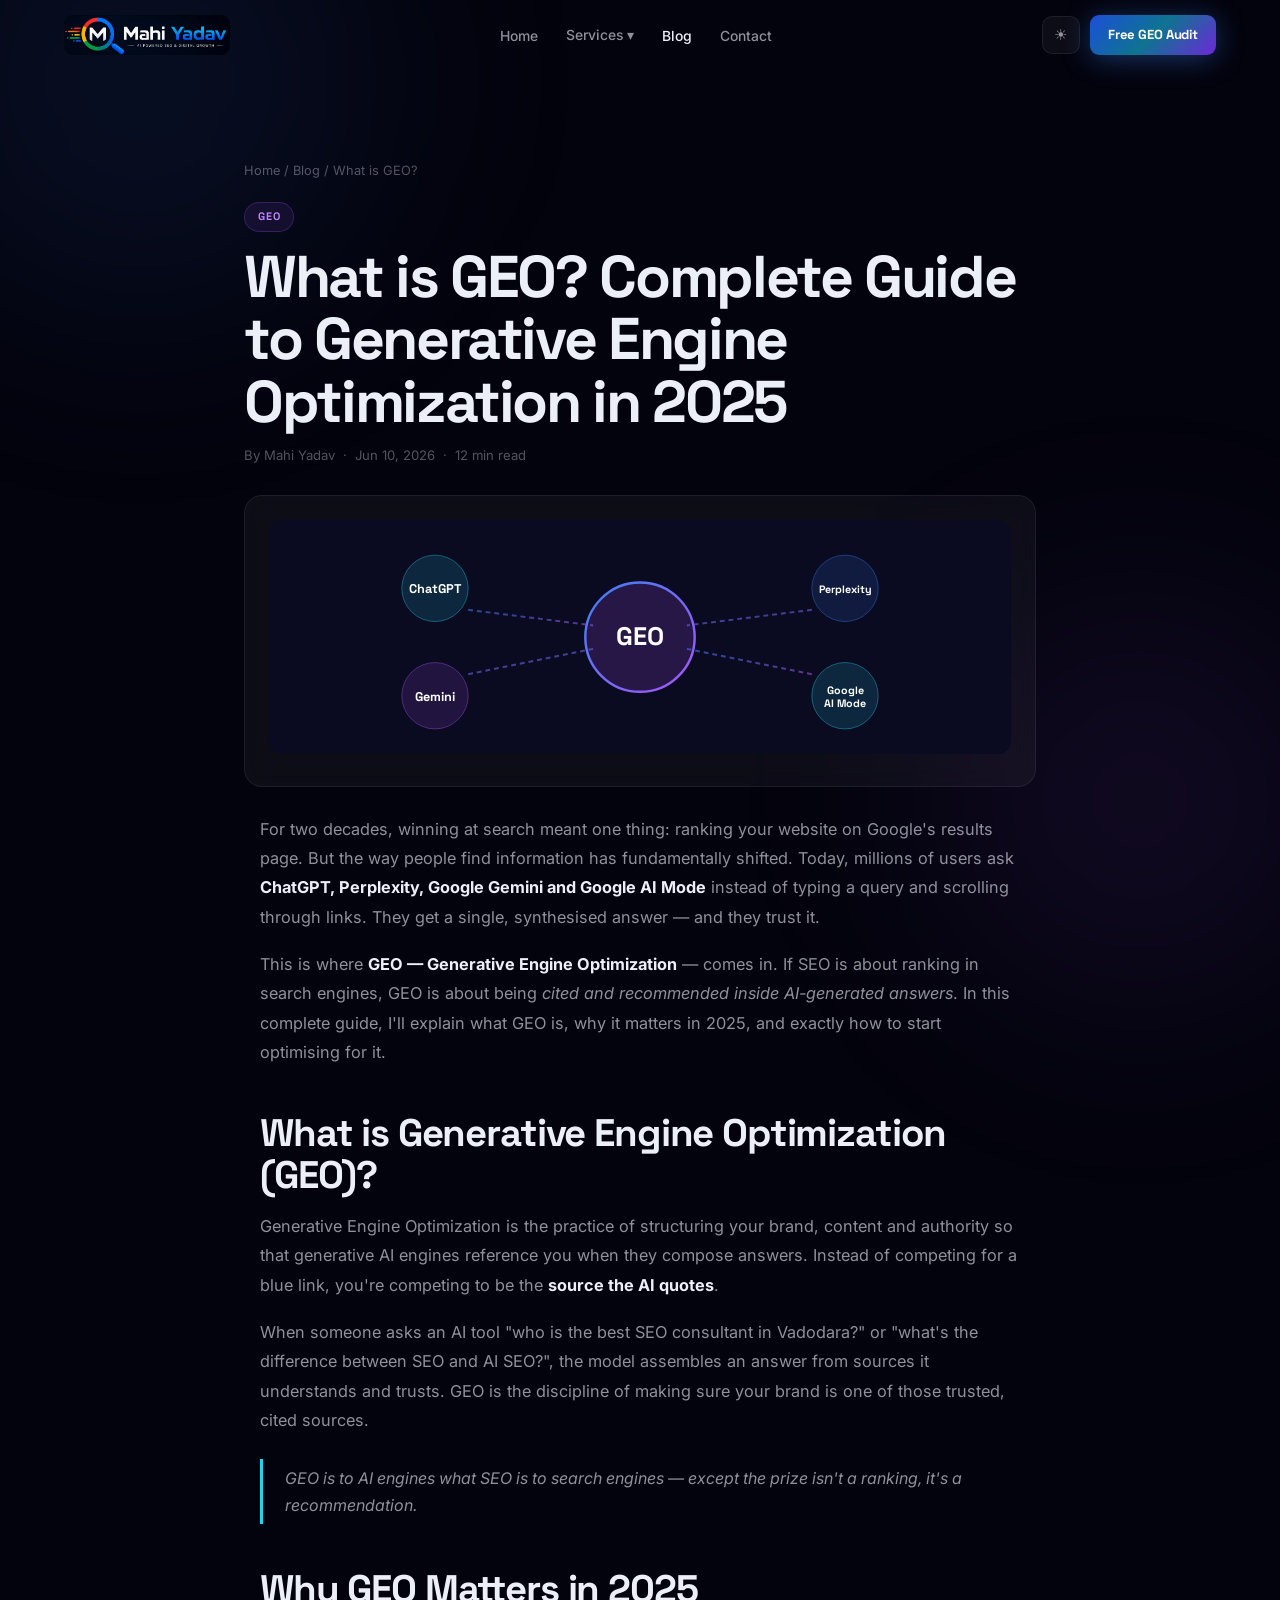
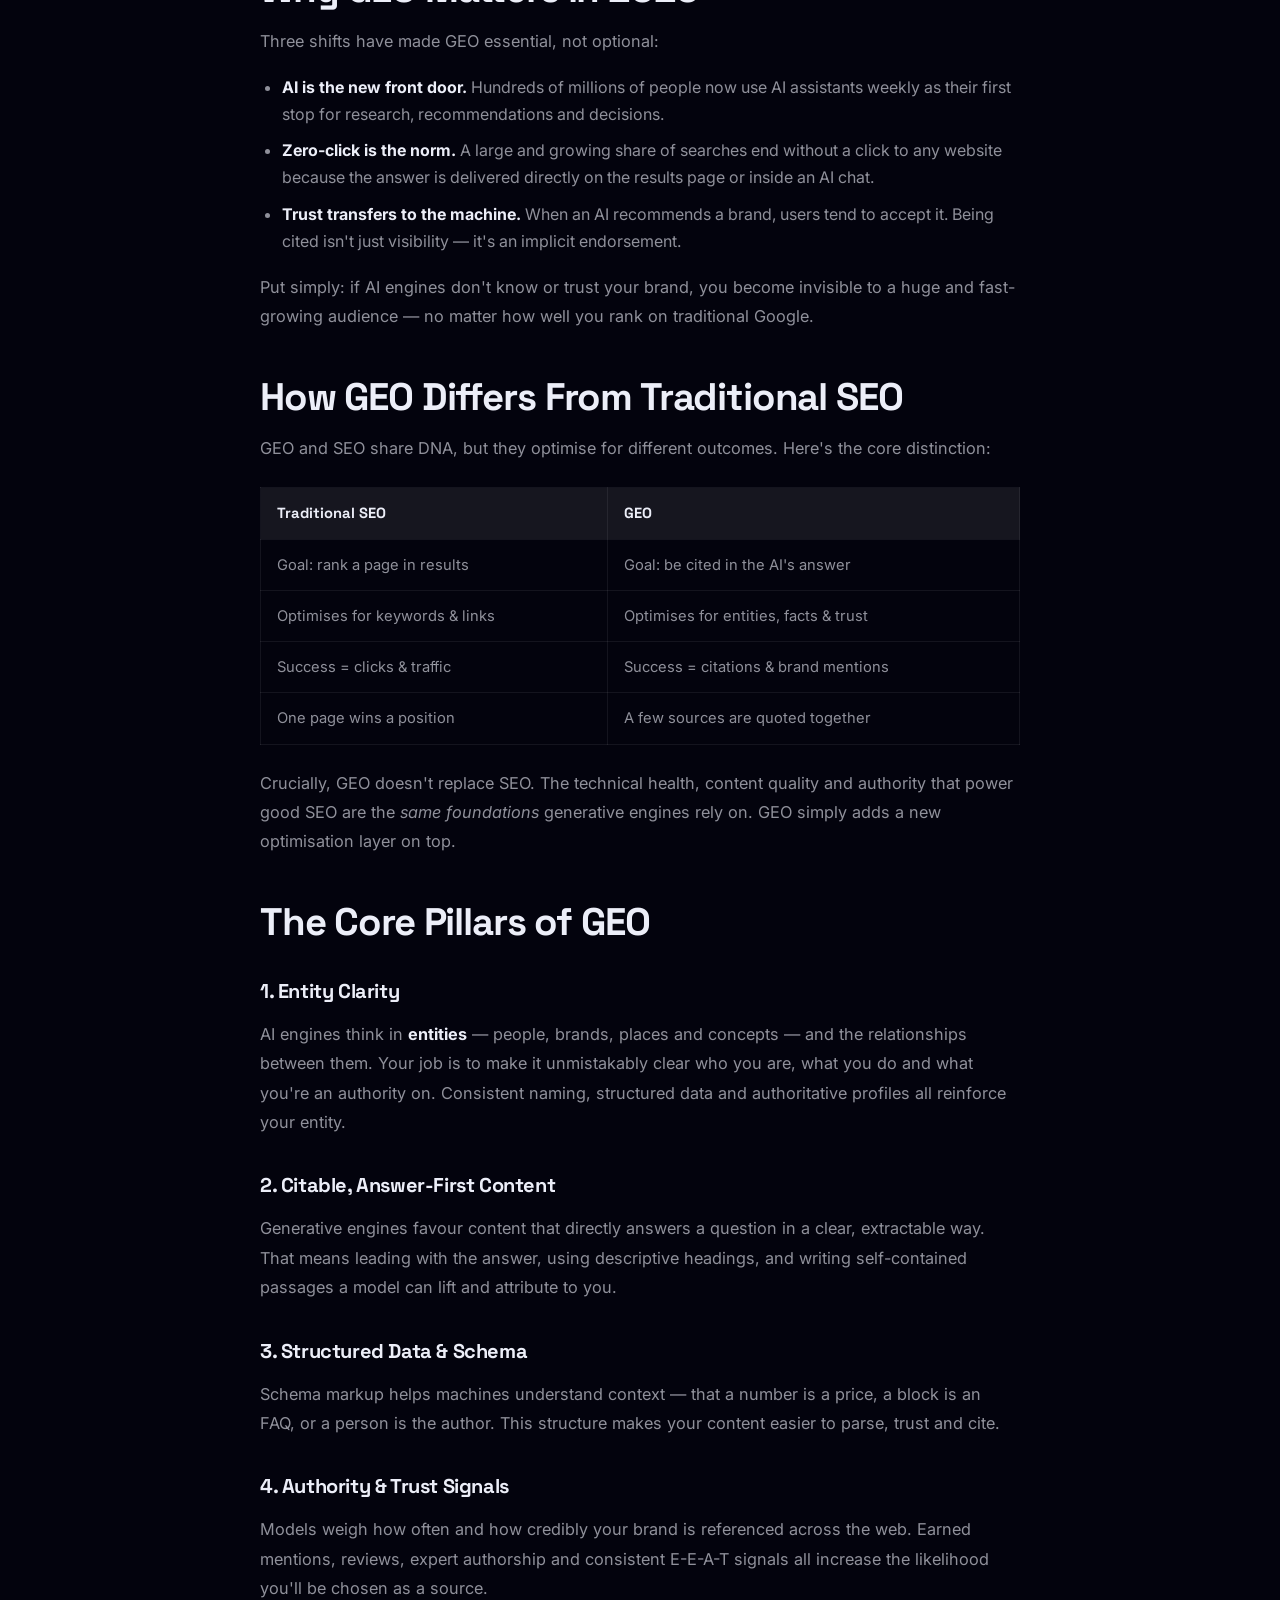
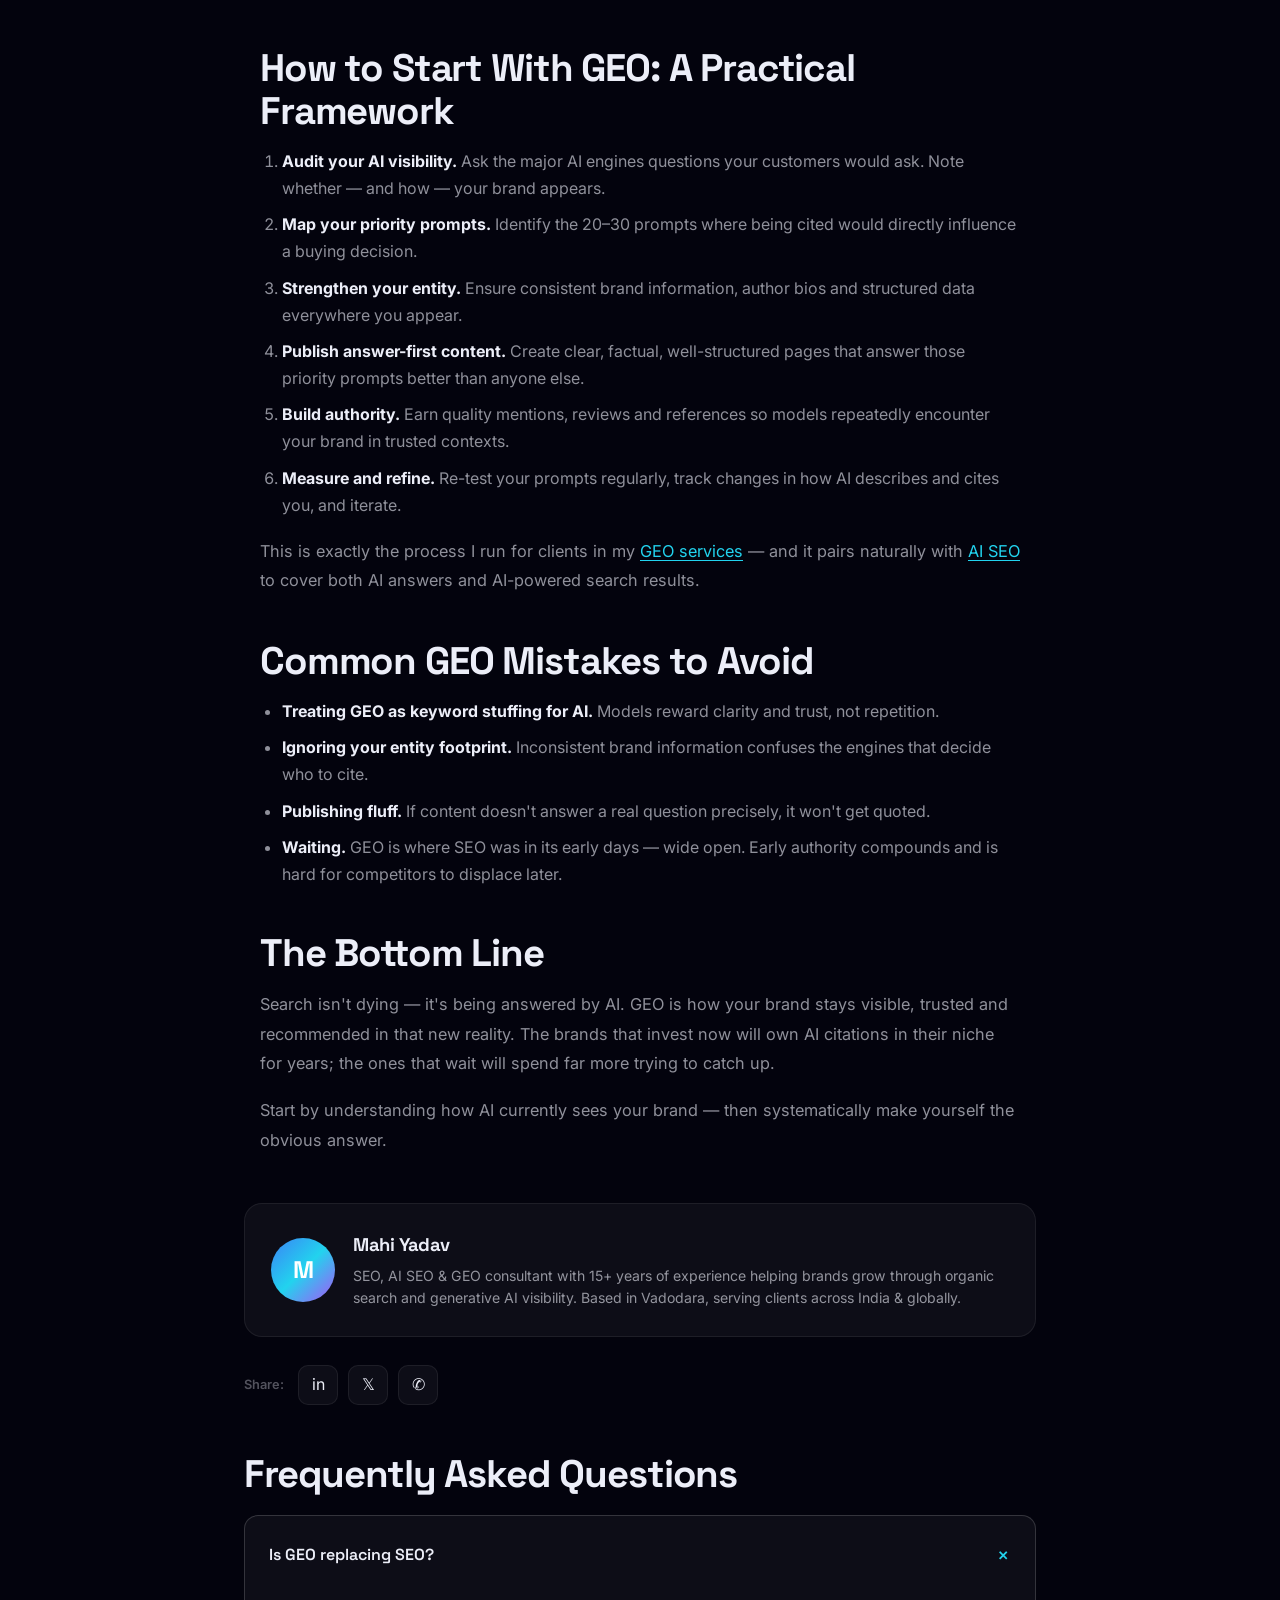
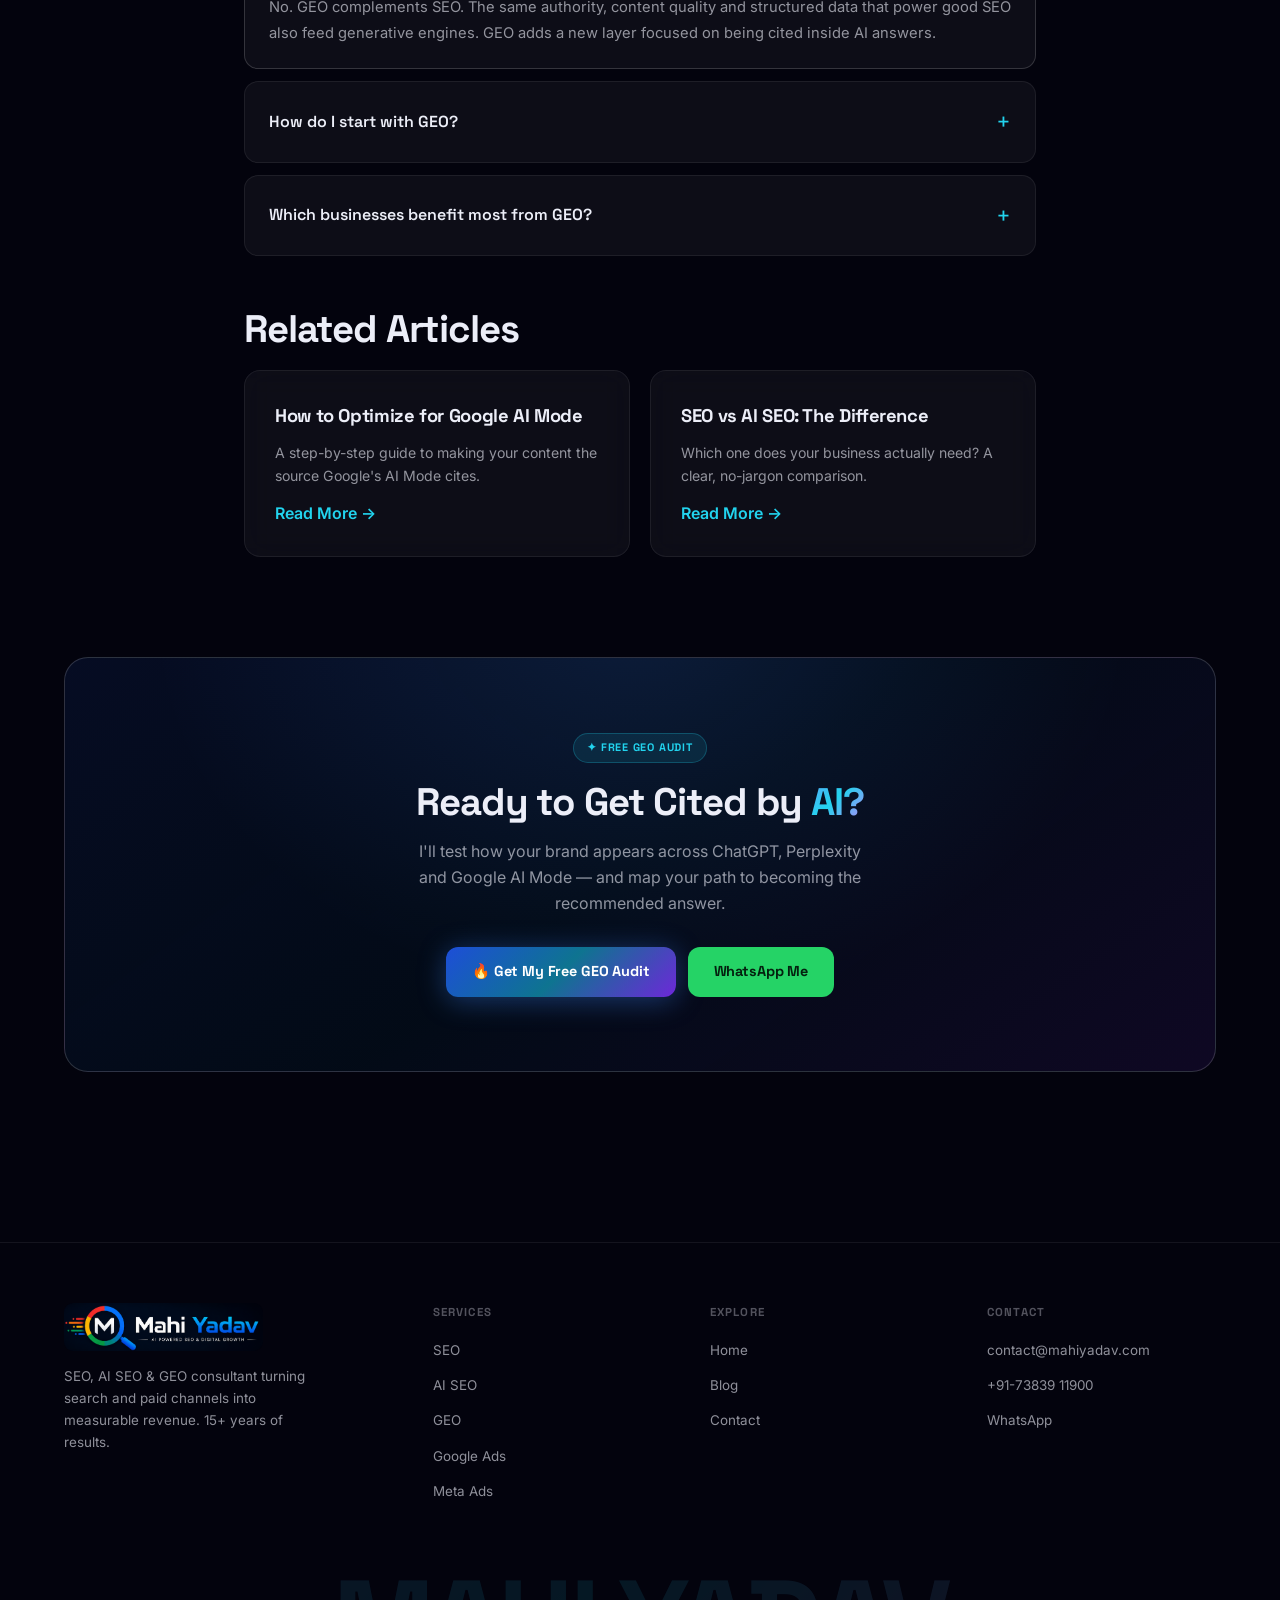
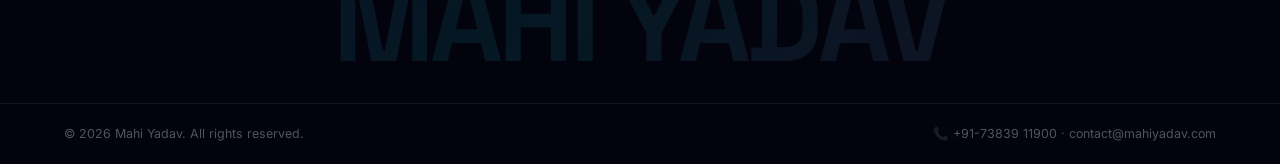
<file: blog/what-is-geo-generative-engine-optimization/index.html>
<!DOCTYPE html>
<html lang="en" data-theme="dark">
<head>
<meta charset="UTF-8">
<meta name="viewport" content="width=device-width, initial-scale=1.0">
<link rel="icon" type="image/png" href="../../assets/favicon.png">
<title>What is GEO? Complete Guide to Generative Engine Optimization 2025 — Mahi Yadav</title>
<meta name="description" content="What is GEO (Generative Engine Optimization)? A complete 2025 guide to getting your brand cited in ChatGPT, Perplexity & Google AI Mode. Strategy, tactics & FAQs.">
<meta name="keywords" content="what is GEO, generative engine optimization, GEO guide, ChatGPT SEO, Perplexity optimization, AI citations, Mahi Yadav">
<link rel="canonical" href="https://mahiyadav.com/blog/what-is-geo-generative-engine-optimization/">
<meta property="og:type" content="article">
<meta property="og:url" content="https://mahiyadav.com/blog/what-is-geo-generative-engine-optimization/">
<meta property="og:title" content="What is GEO? Complete Guide to Generative Engine Optimization in 2025">
<meta property="og:description" content="A complete 2025 guide to getting your brand cited in ChatGPT, Perplexity and Google AI Mode.">
<link rel="preconnect" href="https://fonts.googleapis.com">
<link href="https://fonts.googleapis.com/css2?family=Space+Grotesk:wght@400;500;600;700;800&family=Inter:wght@400;500;600&display=swap" rel="stylesheet">
<link rel="stylesheet" href="../../assets/site.css">
<script type="application/ld+json">
{
  "@context":"https://schema.org","@type":"Article",
  "headline":"What is GEO? Complete Guide to Generative Engine Optimization in 2025",
  "description":"A complete 2025 guide to getting your brand cited in ChatGPT, Perplexity and Google AI Mode.",
  "author":{"@type":"Person","name":"Mahi Yadav","url":"https://mahiyadav.com/"},
  "publisher":{"@type":"Person","name":"Mahi Yadav"},
  "datePublished":"2026-06-10","dateModified":"2026-06-24",
  "mainEntityOfPage":"https://mahiyadav.com/blog/what-is-geo-generative-engine-optimization/",
  "image":"https://mahiyadav.com/assets/logo.png"
}
</script>
<script type="application/ld+json">
{
  "@context":"https://schema.org","@type":"BreadcrumbList","itemListElement":[
    {"@type":"ListItem","position":1,"name":"Home","item":"https://mahiyadav.com/"},
    {"@type":"ListItem","position":2,"name":"Blog","item":"https://mahiyadav.com/blog/"},
    {"@type":"ListItem","position":3,"name":"What is GEO?","item":"https://mahiyadav.com/blog/what-is-geo-generative-engine-optimization/"}
  ]
}
</script>
<script type="application/ld+json">
{
  "@context":"https://schema.org","@type":"FAQPage","mainEntity":[
    {"@type":"Question","name":"Is GEO replacing SEO?","acceptedAnswer":{"@type":"Answer","text":"No. GEO complements SEO. The same authority, content quality and structured data that power good SEO also feed generative engines. GEO adds a new layer focused on being cited inside AI answers."}},
    {"@type":"Question","name":"How do I start with GEO?","acceptedAnswer":{"@type":"Answer","text":"Start by auditing how AI engines currently describe your brand, then improve entity clarity, publish citable content that directly answers questions, and strengthen the authority signals models trust."}},
    {"@type":"Question","name":"Which businesses benefit most from GEO?","acceptedAnswer":{"@type":"Answer","text":"Any business whose customers research with AI - from local services to e-commerce and B2B. Early movers in every niche gain the most because AI citations compound."}}
  ]
}
</script>
</head>
<body>
<div class="amb a1"></div>
<div class="amb a2"></div>

<nav class="nav">
  <div class="nav-in">
    <a href="../../index.html" aria-label="Mahi Yadav home"><img src="../../assets/logo.png" alt="Mahi Yadav — SEO & Digital Marketing" class="logo-img"></a>
    <ul class="nav-links">
      <li><a href="../../index.html">Home</a></li>
      <li class="nav-dd"><a class="nav-dd-toggle">Services ▾</a>
        <div class="nav-dd-menu">
          <a href="../../services/seo/">SEO</a><a href="../../services/ai-seo/">AI SEO</a><a href="../../services/geo/">GEO</a><a href="../../services/google-ads/">Google Ads</a><a href="../../services/meta-ads/">Meta Ads</a>
        </div>
      </li>
      <li><a href="../" class="on">Blog</a></li>
      <li><a href="mailto:contact@mahiyadav.com">Contact</a></li>
    </ul>
    <div class="nav-r">
      <button class="ib" id="themeBtn" aria-label="Toggle theme">☀</button>
      <a class="btn btn-g btn-sm" href="mailto:contact@mahiyadav.com?subject=Free%20GEO%20Audit">Free GEO Audit</a>
      <button class="ib hb" id="hb" aria-label="Menu"><span></span><span></span><span></span></button>
    </div>
  </div>
</nav>
<div class="mob-drawer" id="mobDrawer">
  <a href="../../index.html">Home</a><a href="../../services/seo/">SEO</a><a href="../../services/ai-seo/">AI SEO</a><a href="../../services/geo/">GEO</a><a href="../../services/google-ads/">Google Ads</a><a href="../../services/meta-ads/">Meta Ads</a><a href="../">Blog</a><a href="mailto:contact@mahiyadav.com">Contact</a>
</div>

<main>
  <article class="sec sec-narrow">
    <nav class="breadcrumb"><a href="../../index.html">Home</a> / <a href="../">Blog</a> / What is GEO?</nav>
    <span class="badge" style="background:rgba(168,85,247,.1);border-color:rgba(168,85,247,.24);color:#C084FC">GEO</span>
    <h1 style="margin:14px 0 12px">What is GEO? Complete Guide to Generative Engine Optimization in 2025</h1>
    <div class="blog-meta" style="font-size:.82rem"><span>By Mahi Yadav</span><span>·</span><span>Jun 10, 2026</span><span>·</span><span>12 min read</span></div>

    <div class="svg-ill" style="margin:28px 0">
      <svg viewBox="0 0 760 240" role="img" aria-label="GEO hero illustration">
        <rect width="760" height="240" rx="14" fill="#0a0a20"/>
        <circle cx="380" cy="120" r="56" fill="rgba(168,85,247,.18)" stroke="url(#h1)" stroke-width="2.5"/>
        <defs><linearGradient id="h1" x1="0" y1="0" x2="1" y2="1"><stop offset="0%" stop-color="#3B82F6"/><stop offset="100%" stop-color="#A855F7"/></linearGradient></defs>
        <text x="380" y="128" text-anchor="middle" fill="#fff" font-family="Space Grotesk" font-size="26" font-weight="800">GEO</text>
        <g font-family="Space Grotesk" font-size="13" font-weight="700" fill="#fff" text-anchor="middle">
          <circle cx="170" cy="70" r="34" fill="rgba(34,211,238,.14)" stroke="rgba(34,211,238,.4)"/><text x="170" y="75">ChatGPT</text>
          <circle cx="590" cy="70" r="34" fill="rgba(59,130,246,.14)" stroke="rgba(59,130,246,.4)"/><text x="590" y="75" font-size="11">Perplexity</text>
          <circle cx="170" cy="180" r="34" fill="rgba(168,85,247,.14)" stroke="rgba(168,85,247,.4)"/><text x="170" y="185">Gemini</text>
          <circle cx="590" cy="180" r="34" fill="rgba(34,211,238,.14)" stroke="rgba(34,211,238,.4)"/><text x="590" y="178" font-size="11">Google</text><text x="590" y="192" font-size="11">AI Mode</text>
        </g>
        <g stroke="url(#h1)" stroke-width="2" stroke-dasharray="5 4" opacity=".55"><line x1="204" y1="92" x2="332" y2="108"/><line x1="556" y1="92" x2="428" y2="108"/><line x1="204" y1="158" x2="332" y2="132"/><line x1="556" y1="158" x2="428" y2="132"/></g>
      </svg>
    </div>

    <div class="prose">
      <p>For two decades, winning at search meant one thing: ranking your website on Google's results page. But the way people find information has fundamentally shifted. Today, millions of users ask <strong>ChatGPT, Perplexity, Google Gemini and Google AI Mode</strong> instead of typing a query and scrolling through links. They get a single, synthesised answer — and they trust it.</p>
      <p>This is where <strong>GEO — Generative Engine Optimization</strong> — comes in. If SEO is about ranking in search engines, GEO is about being <em>cited and recommended inside AI-generated answers</em>. In this complete guide, I'll explain what GEO is, why it matters in 2025, and exactly how to start optimising for it.</p>

      <h2>What is Generative Engine Optimization (GEO)?</h2>
      <p>Generative Engine Optimization is the practice of structuring your brand, content and authority so that generative AI engines reference you when they compose answers. Instead of competing for a blue link, you're competing to be the <strong>source the AI quotes</strong>.</p>
      <p>When someone asks an AI tool "who is the best SEO consultant in Vadodara?" or "what's the difference between SEO and AI SEO?", the model assembles an answer from sources it understands and trusts. GEO is the discipline of making sure your brand is one of those trusted, cited sources.</p>
      <blockquote>GEO is to AI engines what SEO is to search engines — except the prize isn't a ranking, it's a recommendation.</blockquote>

      <h2>Why GEO Matters in 2025</h2>
      <p>Three shifts have made GEO essential, not optional:</p>
      <ul>
        <li><strong>AI is the new front door.</strong> Hundreds of millions of people now use AI assistants weekly as their first stop for research, recommendations and decisions.</li>
        <li><strong>Zero-click is the norm.</strong> A large and growing share of searches end without a click to any website because the answer is delivered directly on the results page or inside an AI chat.</li>
        <li><strong>Trust transfers to the machine.</strong> When an AI recommends a brand, users tend to accept it. Being cited isn't just visibility — it's an implicit endorsement.</li>
      </ul>
      <p>Put simply: if AI engines don't know or trust your brand, you become invisible to a huge and fast-growing audience — no matter how well you rank on traditional Google.</p>

      <h2>How GEO Differs From Traditional SEO</h2>
      <p>GEO and SEO share DNA, but they optimise for different outcomes. Here's the core distinction:</p>
      <table class="ctable">
        <thead><tr><th>Traditional SEO</th><th>GEO</th></tr></thead>
        <tbody>
          <tr><td>Goal: rank a page in results</td><td>Goal: be cited in the AI's answer</td></tr>
          <tr><td>Optimises for keywords &amp; links</td><td>Optimises for entities, facts &amp; trust</td></tr>
          <tr><td>Success = clicks &amp; traffic</td><td>Success = citations &amp; brand mentions</td></tr>
          <tr><td>One page wins a position</td><td>A few sources are quoted together</td></tr>
        </tbody>
      </table>
      <p>Crucially, GEO doesn't replace SEO. The technical health, content quality and authority that power good SEO are the <em>same foundations</em> generative engines rely on. GEO simply adds a new optimisation layer on top.</p>

      <h2>The Core Pillars of GEO</h2>
      <h3>1. Entity Clarity</h3>
      <p>AI engines think in <strong>entities</strong> — people, brands, places and concepts — and the relationships between them. Your job is to make it unmistakably clear who you are, what you do and what you're an authority on. Consistent naming, structured data and authoritative profiles all reinforce your entity.</p>
      <h3>2. Citable, Answer-First Content</h3>
      <p>Generative engines favour content that directly answers a question in a clear, extractable way. That means leading with the answer, using descriptive headings, and writing self-contained passages a model can lift and attribute to you.</p>
      <h3>3. Structured Data &amp; Schema</h3>
      <p>Schema markup helps machines understand context — that a number is a price, a block is an FAQ, or a person is the author. This structure makes your content easier to parse, trust and cite.</p>
      <h3>4. Authority &amp; Trust Signals</h3>
      <p>Models weigh how often and how credibly your brand is referenced across the web. Earned mentions, reviews, expert authorship and consistent E-E-A-T signals all increase the likelihood you'll be chosen as a source.</p>

      <h2>How to Start With GEO: A Practical Framework</h2>
      <ol>
        <li><strong>Audit your AI visibility.</strong> Ask the major AI engines questions your customers would ask. Note whether — and how — your brand appears.</li>
        <li><strong>Map your priority prompts.</strong> Identify the 20–30 prompts where being cited would directly influence a buying decision.</li>
        <li><strong>Strengthen your entity.</strong> Ensure consistent brand information, author bios and structured data everywhere you appear.</li>
        <li><strong>Publish answer-first content.</strong> Create clear, factual, well-structured pages that answer those priority prompts better than anyone else.</li>
        <li><strong>Build authority.</strong> Earn quality mentions, reviews and references so models repeatedly encounter your brand in trusted contexts.</li>
        <li><strong>Measure and refine.</strong> Re-test your prompts regularly, track changes in how AI describes and cites you, and iterate.</li>
      </ol>
      <p>This is exactly the process I run for clients in my <a href="../../services/geo/">GEO services</a> — and it pairs naturally with <a href="../../services/ai-seo/">AI SEO</a> to cover both AI answers and AI-powered search results.</p>

      <h2>Common GEO Mistakes to Avoid</h2>
      <ul>
        <li><strong>Treating GEO as keyword stuffing for AI.</strong> Models reward clarity and trust, not repetition.</li>
        <li><strong>Ignoring your entity footprint.</strong> Inconsistent brand information confuses the engines that decide who to cite.</li>
        <li><strong>Publishing fluff.</strong> If content doesn't answer a real question precisely, it won't get quoted.</li>
        <li><strong>Waiting.</strong> GEO is where SEO was in its early days — wide open. Early authority compounds and is hard for competitors to displace later.</li>
      </ul>

      <h2>The Bottom Line</h2>
      <p>Search isn't dying — it's being answered by AI. GEO is how your brand stays visible, trusted and recommended in that new reality. The brands that invest now will own AI citations in their niche for years; the ones that wait will spend far more trying to catch up.</p>
      <p>Start by understanding how AI currently sees your brand — then systematically make yourself the obvious answer.</p>
    </div>

    <!-- AUTHOR BOX -->
    <div class="author-box">
      <div class="av">M</div>
      <div>
        <h3 style="margin-bottom:4px">Mahi Yadav</h3>
        <p style="font-size:.88rem;line-height:1.6">SEO, AI SEO &amp; GEO consultant with 15+ years of experience helping brands grow through organic search and generative AI visibility. Based in Vadodara, serving clients across India &amp; globally.</p>
      </div>
    </div>

    <!-- SHARE -->
    <div class="share-row">
      <span style="font-size:.8rem;color:var(--txt3);font-weight:600;margin-right:4px">Share:</span>
      <a href="https://www.linkedin.com/sharing/share-offsite/?url=https://mahiyadav.com/blog/what-is-geo-generative-engine-optimization/" target="_blank" rel="noopener" aria-label="Share on LinkedIn">in</a>
      <a href="https://twitter.com/intent/tweet?url=https://mahiyadav.com/blog/what-is-geo-generative-engine-optimization/&text=What%20is%20GEO%3F" target="_blank" rel="noopener" aria-label="Share on X">𝕏</a>
      <a href="https://wa.me/?text=What%20is%20GEO%3F%20https://mahiyadav.com/blog/what-is-geo-generative-engine-optimization/" target="_blank" rel="noopener" aria-label="Share on WhatsApp">✆</a>
    </div>

    <!-- FAQ -->
    <div style="margin-top:48px">
      <h2 style="margin-bottom:8px">Frequently Asked Questions</h2>
      <div class="faq-list" style="margin-top:20px">
        <details open><summary>Is GEO replacing SEO?</summary><div class="faq-a">No. GEO complements SEO. The same authority, content quality and structured data that power good SEO also feed generative engines. GEO adds a new layer focused on being cited inside AI answers.</div></details>
        <details><summary>How do I start with GEO?</summary><div class="faq-a">Start by auditing how AI engines currently describe your brand, then improve entity clarity, publish citable content that directly answers questions, and strengthen the authority signals models trust.</div></details>
        <details><summary>Which businesses benefit most from GEO?</summary><div class="faq-a">Any business whose customers research with AI — from local services to e-commerce and B2B. Early movers in every niche gain the most because AI citations compound.</div></details>
      </div>
    </div>

    <!-- RELATED -->
    <div style="margin-top:52px">
      <h2 style="margin-bottom:20px">Related Articles</h2>
      <div class="grid-2" style="margin-top:0">
        <a class="card card-hov feat-card" href="../google-ai-mode-seo-guide/"><h3>How to Optimize for Google AI Mode</h3><p style="margin-top:8px;font-size:.88rem">A step-by-step guide to making your content the source Google's AI Mode cites.</p><span class="rd" style="display:inline-block;margin-top:12px;color:var(--cyan);font-weight:600">Read More →</span></a>
        <a class="card card-hov feat-card" href="../seo-vs-ai-seo-difference/"><h3>SEO vs AI SEO: The Difference</h3><p style="margin-top:8px;font-size:.88rem">Which one does your business actually need? A clear, no-jargon comparison.</p><span class="rd" style="display:inline-block;margin-top:12px;color:var(--cyan);font-weight:600">Read More →</span></a>
      </div>
    </div>
  </article>

  <section class="sec" style="padding-top:10px">
    <div class="cta-band">
      <span class="badge" style="margin-bottom:18px">✦ Free GEO Audit</span>
      <h2>Ready to Get Cited by <span class="gt">AI?</span></h2>
      <p>I'll test how your brand appears across ChatGPT, Perplexity and Google AI Mode — and map your path to becoming the recommended answer.</p>
      <div class="phero-btns">
        <a class="btn btn-g btn-pulse" href="mailto:contact@mahiyadav.com?subject=Free%20GEO%20Audit">🔥 Get My Free GEO Audit</a>
        <a class="btn btn-wa" href="https://wa.me/919999999999" target="_blank" rel="noopener">WhatsApp Me</a>
      </div>
    </div>
  </section>
</main>

<footer class="ft">
  <div class="ft-main">
    <div>
      <a href="../../index.html"><img src="../../assets/logo.png" alt="Mahi Yadav" class="logo-img" style="height:48px"></a>
      <p class="ft-tag">SEO, AI SEO &amp; GEO consultant turning search and paid channels into measurable revenue. 15+ years of results.</p>
    </div>
    <div class="ft-col"><h4>Services</h4><ul>
      <li><a href="../../services/seo/">SEO</a></li><li><a href="../../services/ai-seo/">AI SEO</a></li><li><a href="../../services/geo/">GEO</a></li><li><a href="../../services/google-ads/">Google Ads</a></li><li><a href="../../services/meta-ads/">Meta Ads</a></li>
    </ul></div>
    <div class="ft-col"><h4>Explore</h4><ul>
      <li><a href="../../index.html">Home</a></li><li><a href="../">Blog</a></li><li><a href="mailto:contact@mahiyadav.com">Contact</a></li>
    </ul></div>
    <div class="ft-col"><h4>Contact</h4><ul>
      <li><a href="mailto:contact@mahiyadav.com">contact@mahiyadav.com</a></li><li><a href="tel:+917383911900">+91-73839 11900</a></li><li><a href="https://wa.me/919999999999" target="_blank" rel="noopener">WhatsApp</a></li>
    </ul></div>
  </div>
  <div class="ft-big">MAHI YADAV</div>
  <div class="ft-bot">
    <span class="ft-copy">© 2026 Mahi Yadav. All rights reserved.</span>
    <span class="ft-copy">📞 +91-73839 11900 · contact@mahiyadav.com</span>
  </div>
</footer>
<script src="../../assets/site.js"></script>
</body>
</html>
</file>
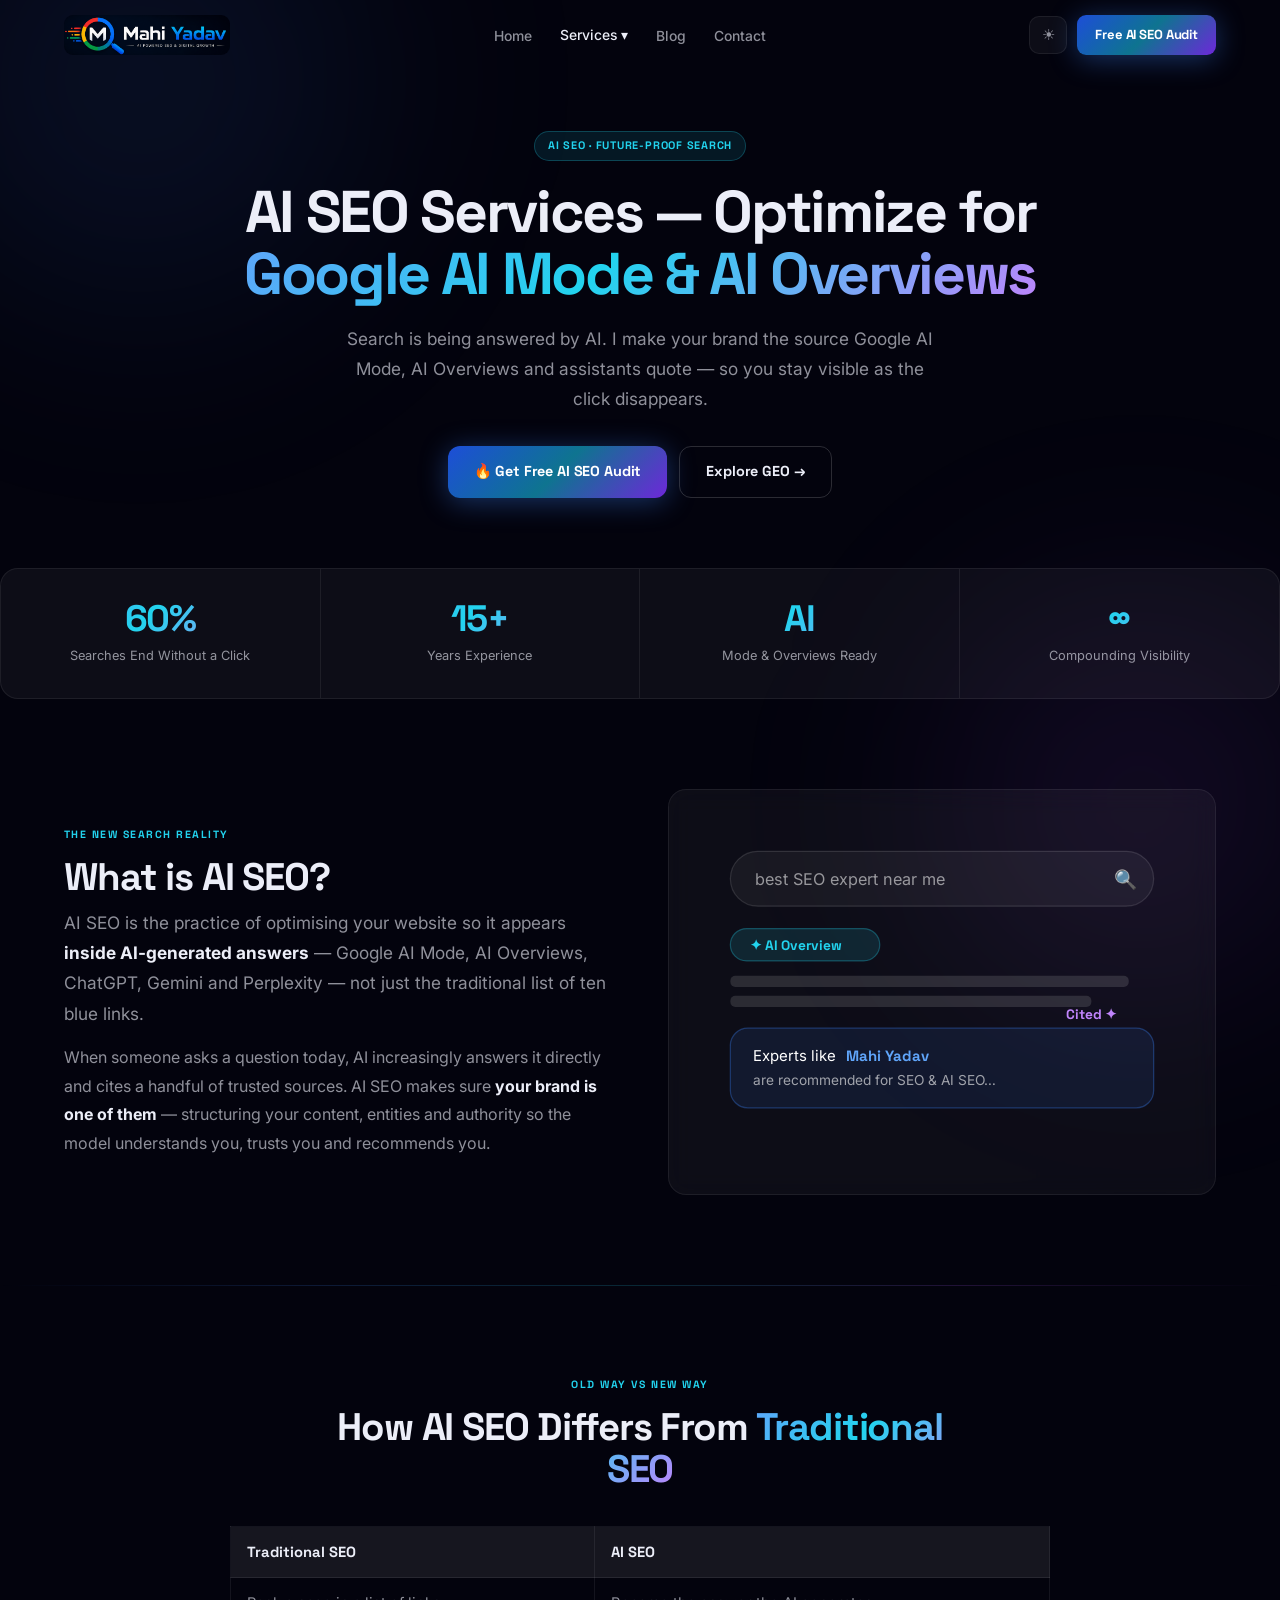
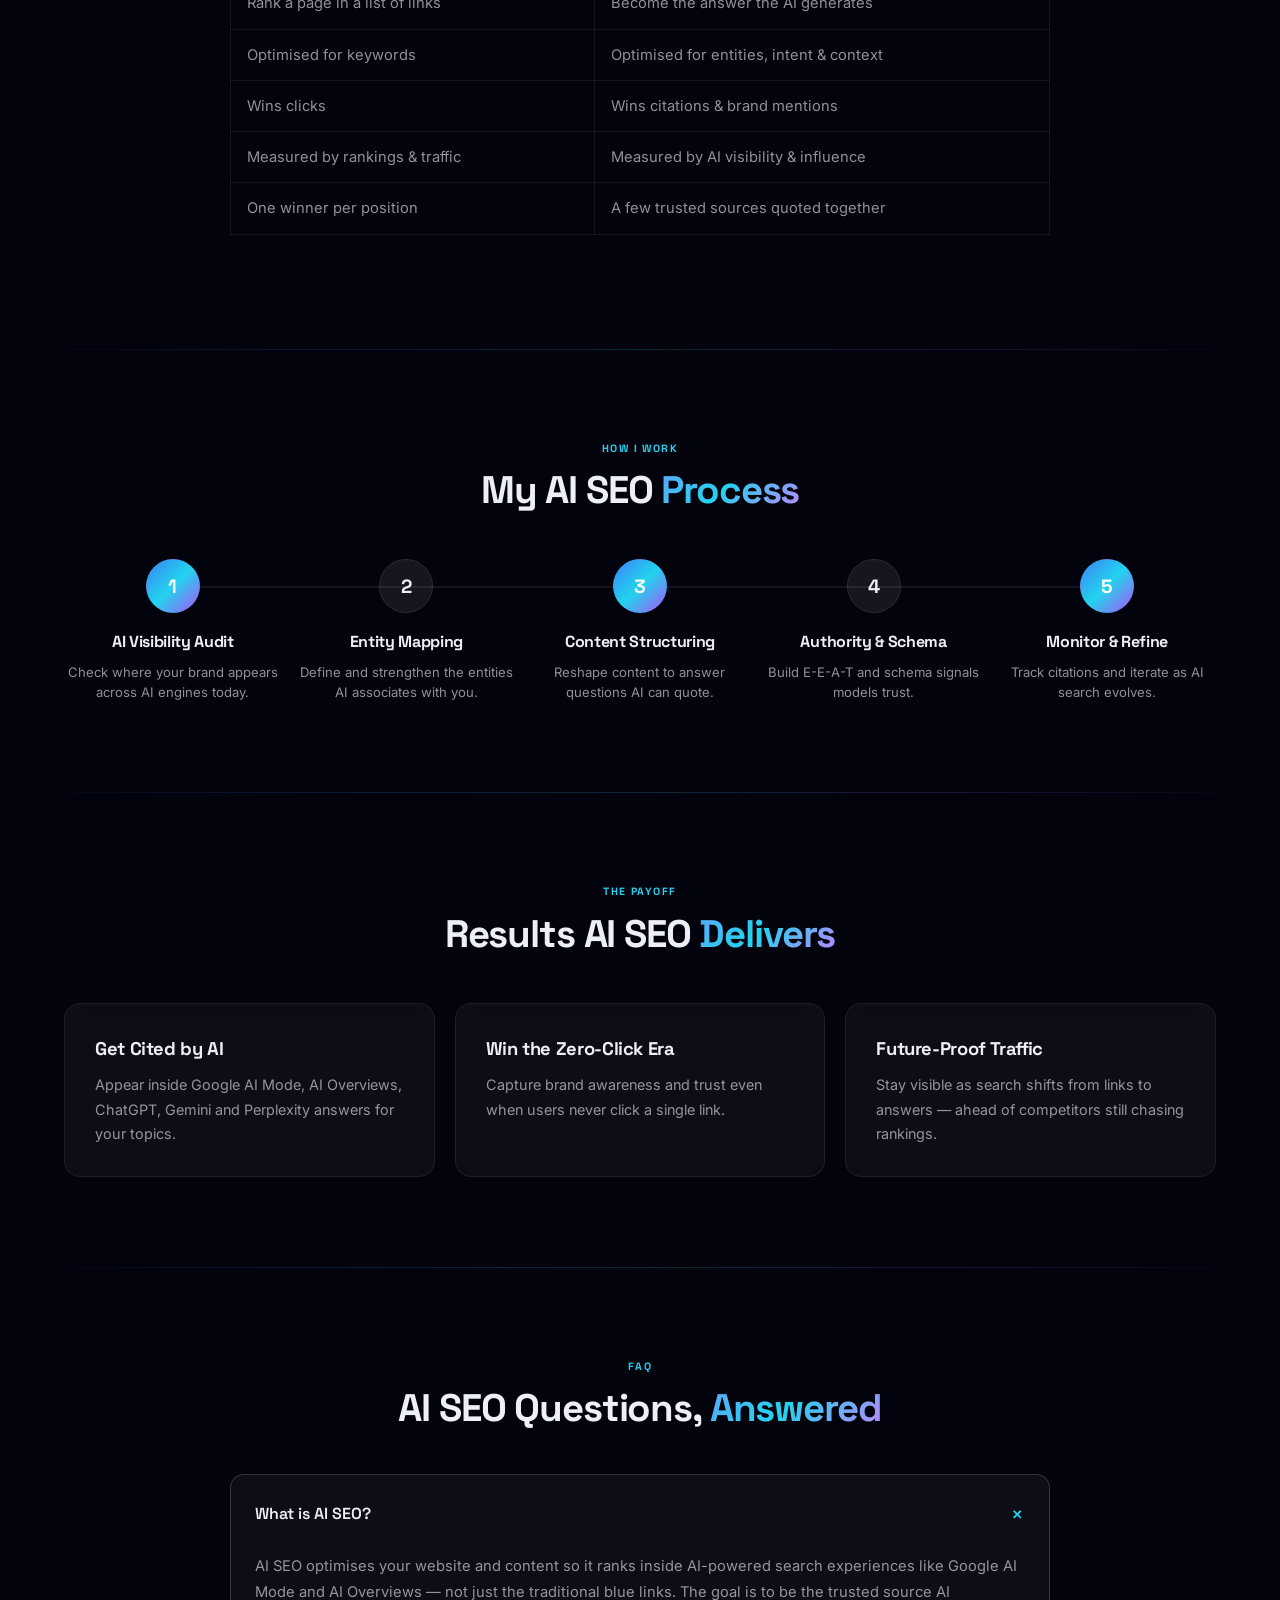
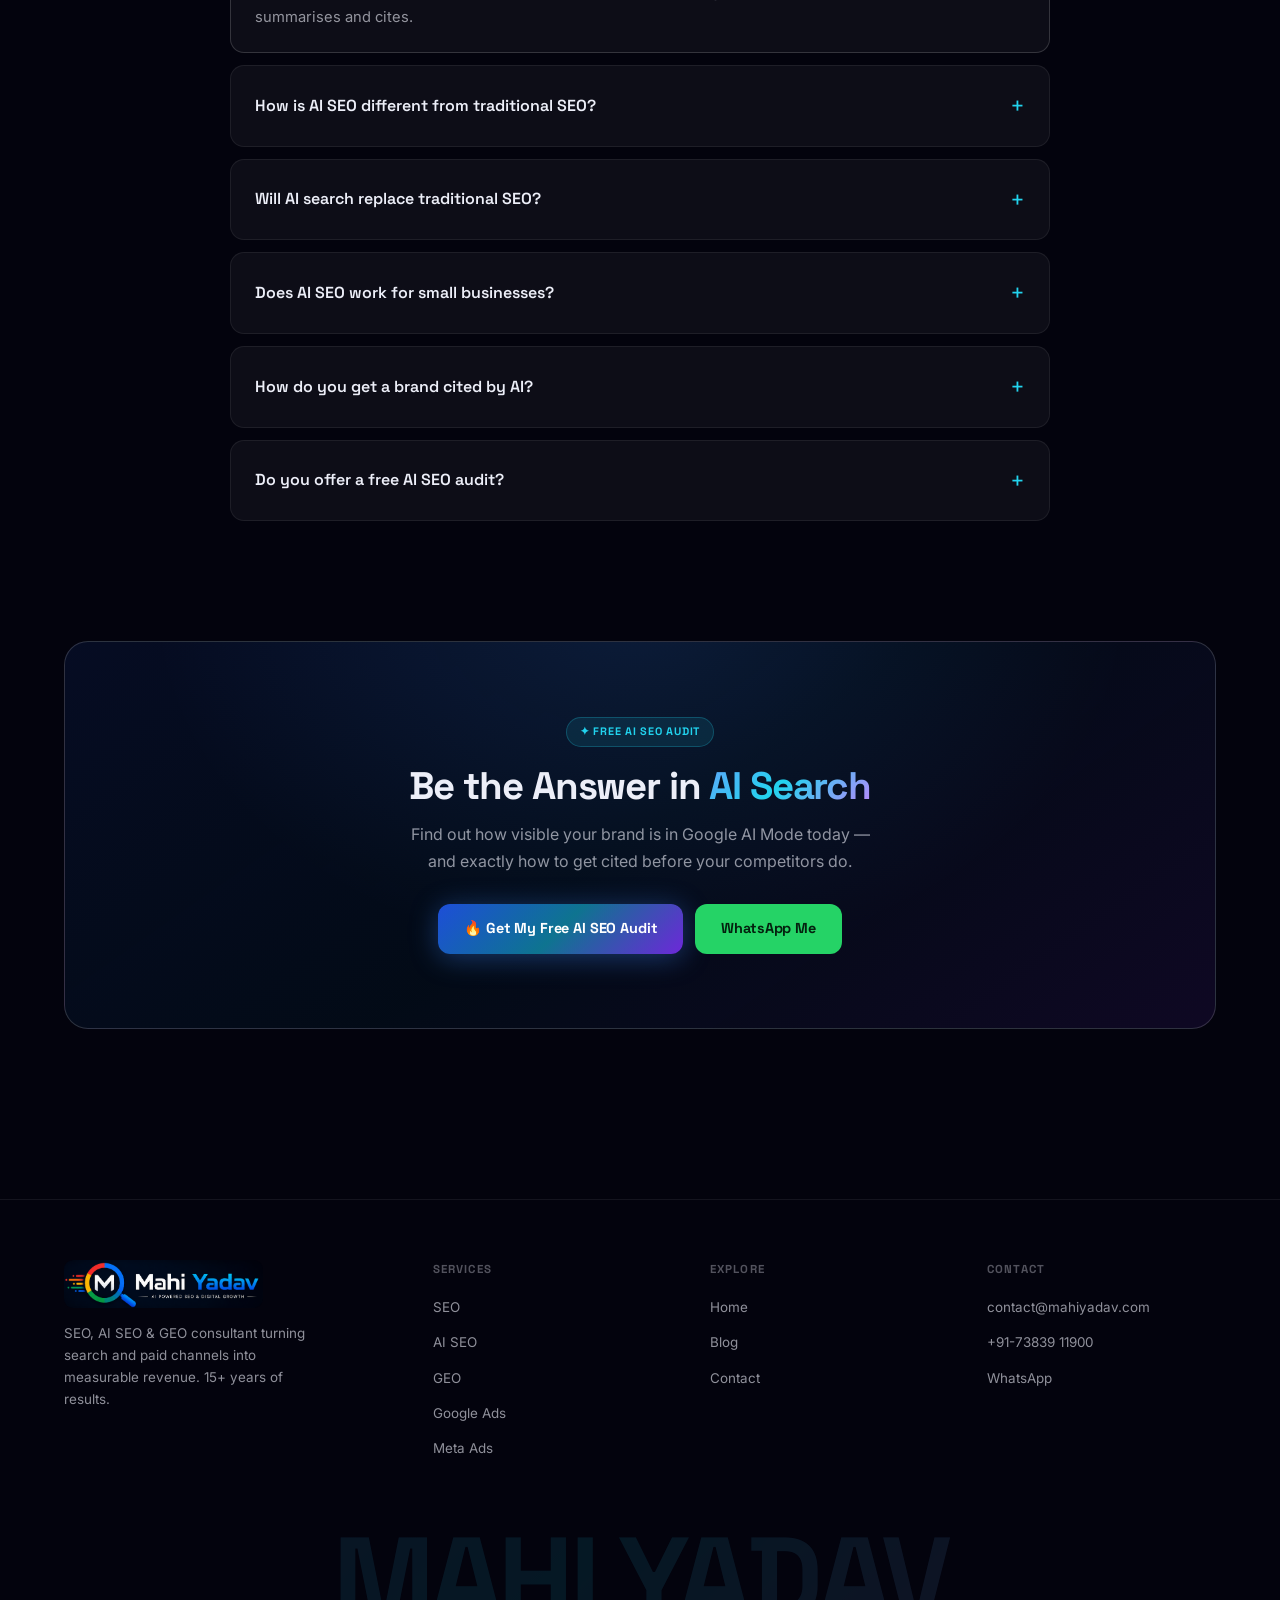
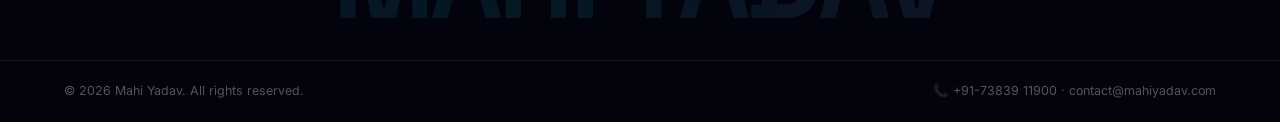
<file: services/ai-seo/index.html>
<!DOCTYPE html>
<html lang="en" data-theme="dark">
<head>
<meta charset="UTF-8">
<meta name="viewport" content="width=device-width, initial-scale=1.0">
<link rel="icon" type="image/png" href="../../assets/favicon.png">
<title>AI SEO Services | Optimize for Google AI Mode & AI Overviews — Mahi Yadav</title>
<meta name="description" content="AI SEO services to rank in Google AI Mode & AI Overviews. Get your brand cited by AI search. 15+ years experience. Future-proof your traffic. Free AI SEO audit.">
<meta name="keywords" content="AI SEO, Google AI Mode, AI Overviews, SGE optimization, AI search optimization, Mahi Yadav, SEO Vadodara">
<link rel="canonical" href="https://mahiyadav.com/services/ai-seo/">
<meta property="og:type" content="website">
<meta property="og:url" content="https://mahiyadav.com/services/ai-seo/">
<meta property="og:title" content="AI SEO Services | Optimize for Google AI Mode & AI Overviews">
<meta property="og:description" content="Get your brand cited inside Google AI Mode and AI Overviews. Future-proof AI SEO from a 15-year expert.">
<link rel="preconnect" href="https://fonts.googleapis.com">
<link href="https://fonts.googleapis.com/css2?family=Space+Grotesk:wght@400;500;600;700;800&family=Inter:wght@400;500;600&display=swap" rel="stylesheet">
<link rel="stylesheet" href="../../assets/site.css">
<script type="application/ld+json">
{
  "@context":"https://schema.org","@type":"Service","serviceType":"AI SEO",
  "name":"AI SEO Services","provider":{"@type":"Person","name":"Mahi Yadav","url":"https://mahiyadav.com/"},
  "areaServed":["India","Worldwide"],"url":"https://mahiyadav.com/services/ai-seo/",
  "description":"AI SEO services optimizing brands for Google AI Mode, AI Overviews and generative search visibility."
}
</script>
<script type="application/ld+json">
{
  "@context":"https://schema.org","@type":"FAQPage","mainEntity":[
    {"@type":"Question","name":"What is AI SEO?","acceptedAnswer":{"@type":"Answer","text":"AI SEO is the practice of optimising your website and content so it ranks inside AI-powered search experiences like Google AI Mode and AI Overviews, not just the traditional blue links. It focuses on being the trusted source AI engines summarise and cite."}},
    {"@type":"Question","name":"How is AI SEO different from traditional SEO?","acceptedAnswer":{"@type":"Answer","text":"Traditional SEO aims to rank a page in a list of links. AI SEO aims to make your content the answer the AI generates - which means structured content, clear entities, strong E-E-A-T and citation-worthy information rather than just keywords."}},
    {"@type":"Question","name":"Will AI search replace traditional SEO?","acceptedAnswer":{"@type":"Answer","text":"It changes SEO rather than replacing it. Search isn't disappearing, it's being answered by AI. Brands that adapt their content and authority for AI now will own visibility as zero-click search grows."}},
    {"@type":"Question","name":"Does AI SEO work for small businesses?","acceptedAnswer":{"@type":"Answer","text":"Yes. AI engines reward clarity, expertise and trust - not just big budgets. A focused local business with well-structured, authoritative content can absolutely get cited in AI answers for its niche."}},
    {"@type":"Question","name":"How do you get a brand cited by AI?","acceptedAnswer":{"@type":"Answer","text":"By structuring content to directly answer questions, strengthening entity and schema signals, building topical authority, and earning the trust signals AI models rely on when choosing which sources to quote."}},
    {"@type":"Question","name":"Do you offer a free AI SEO audit?","acceptedAnswer":{"@type":"Answer","text":"Yes. I'll review how visible your brand currently is in AI search and show you the highest-impact opportunities to get cited, free of charge."}}
  ]
}
</script>
</head>
<body>
<div class="amb a1"></div>
<div class="amb a2"></div>

<nav class="nav">
  <div class="nav-in">
    <a href="../../index.html" aria-label="Mahi Yadav home"><img src="../../assets/logo.png" alt="Mahi Yadav — SEO & Digital Marketing" class="logo-img"></a>
    <ul class="nav-links">
      <li><a href="../../index.html">Home</a></li>
      <li class="nav-dd"><a class="nav-dd-toggle on">Services ▾</a>
        <div class="nav-dd-menu">
          <a href="../seo/">SEO</a><a href="../ai-seo/">AI SEO</a><a href="../geo/">GEO</a><a href="../google-ads/">Google Ads</a><a href="../meta-ads/">Meta Ads</a>
        </div>
      </li>
      <li><a href="../../blog/">Blog</a></li>
      <li><a href="mailto:contact@mahiyadav.com">Contact</a></li>
    </ul>
    <div class="nav-r">
      <button class="ib" id="themeBtn" aria-label="Toggle theme">☀</button>
      <a class="btn btn-g btn-sm" href="mailto:contact@mahiyadav.com?subject=Free%20AI%20SEO%20Audit">Free AI SEO Audit</a>
      <button class="ib hb" id="hb" aria-label="Menu"><span></span><span></span><span></span></button>
    </div>
  </div>
</nav>
<div class="mob-drawer" id="mobDrawer">
  <a href="../../index.html">Home</a><a href="../seo/">SEO</a><a href="../ai-seo/">AI SEO</a><a href="../geo/">GEO</a><a href="../google-ads/">Google Ads</a><a href="../meta-ads/">Meta Ads</a><a href="../../blog/">Blog</a><a href="mailto:contact@mahiyadav.com">Contact</a>
</div>

<main>
  <header class="phero">
    <span class="badge">AI SEO · Future-Proof Search</span>
    <h1>AI SEO Services — Optimize for <span class="gt">Google AI Mode &amp; AI Overviews</span></h1>
    <p class="lead">Search is being answered by AI. I make your brand the source Google AI Mode, AI Overviews and assistants quote — so you stay visible as the click disappears.</p>
    <div class="phero-btns">
      <a class="btn btn-g btn-pulse" href="mailto:contact@mahiyadav.com?subject=Free%20AI%20SEO%20Audit">🔥 Get Free AI SEO Audit</a>
      <a class="btn btn-o" href="../geo/">Explore GEO →</a>
    </div>
  </header>

  <div class="stats-bar">
    <div class="stat-c"><span class="stat-v">60%</span><div class="stat-l">Searches End Without a Click</div></div>
    <div class="stat-c"><span class="stat-v">15+</span><div class="stat-l">Years Experience</div></div>
    <div class="stat-c"><span class="stat-v">AI</span><div class="stat-l">Mode &amp; Overviews Ready</div></div>
    <div class="stat-c"><span class="stat-v">∞</span><div class="stat-l">Compounding Visibility</div></div>
  </div>

  <section class="sec">
    <div class="two-col">
      <div>
        <div class="stag">The New Search Reality</div>
        <h2>What is AI SEO?</h2>
        <p class="lead">AI SEO is the practice of optimising your website so it appears <strong style="color:var(--txt)">inside AI-generated answers</strong> — Google AI Mode, AI Overviews, ChatGPT, Gemini and Perplexity — not just the traditional list of ten blue links.</p>
        <p style="margin-top:14px;line-height:1.8">When someone asks a question today, AI increasingly answers it directly and cites a handful of trusted sources. AI SEO makes sure <strong style="color:var(--txt)">your brand is one of them</strong> — structuring your content, entities and authority so the model understands you, trusts you and recommends you.</p>
      </div>
      <div class="svg-ill">
        <svg viewBox="0 0 400 280" role="img" aria-label="AI answer citing your brand">
          <rect x="30" y="30" width="340" height="44" rx="22" fill="rgba(255,255,255,.05)" stroke="rgba(255,255,255,.12)"/>
          <text x="50" y="57" fill="rgba(255,255,255,.55)" font-family="Inter" font-size="13">best SEO expert near me</text>
          <text x="338" y="58" font-size="15">🔍</text>
          <rect x="30" y="92" width="120" height="26" rx="13" fill="rgba(34,211,238,.12)" stroke="rgba(34,211,238,.3)"/>
          <text x="46" y="109" fill="#22D3EE" font-family="Space Grotesk" font-size="11" font-weight="700">✦ AI Overview</text>
          <rect x="30" y="130" width="320" height="9" rx="4" fill="rgba(255,255,255,.12)"/>
          <rect x="30" y="146" width="290" height="9" rx="4" fill="rgba(255,255,255,.12)"/>
          <rect x="30" y="172" width="340" height="64" rx="14" fill="rgba(59,130,246,.1)" stroke="rgba(59,130,246,.35)"/>
          <text x="48" y="198" fill="#fff" font-family="Inter" font-size="12">Experts like</text>
          <text x="123" y="198" fill="#60A5FA" font-family="Space Grotesk" font-size="12" font-weight="700">Mahi Yadav</text>
          <text x="48" y="218" fill="rgba(255,255,255,.6)" font-family="Inter" font-size="11">are recommended for SEO &amp; AI SEO…</text>
          <text x="300" y="165" fill="#C084FC" font-family="Space Grotesk" font-size="11" font-weight="700">Cited ✦</text>
        </svg>
      </div>
    </div>
  </section>

  <div class="gsep"></div>

  <section class="sec">
    <div style="text-align:center;max-width:640px;margin:0 auto">
      <div class="stag">Old Way vs New Way</div>
      <h2>How AI SEO Differs From <span class="gt">Traditional SEO</span></h2>
    </div>
    <div style="max-width:820px;margin:36px auto 0">
      <table class="ctable">
        <thead><tr><th>Traditional SEO</th><th>AI SEO</th></tr></thead>
        <tbody>
          <tr><td>Rank a page in a list of links</td><td>Become the answer the AI generates</td></tr>
          <tr><td>Optimised for keywords</td><td>Optimised for entities, intent &amp; context</td></tr>
          <tr><td>Wins clicks</td><td>Wins citations &amp; brand mentions</td></tr>
          <tr><td>Measured by rankings &amp; traffic</td><td>Measured by AI visibility &amp; influence</td></tr>
          <tr><td>One winner per position</td><td>A few trusted sources quoted together</td></tr>
        </tbody>
      </table>
    </div>
  </section>

  <div class="gsep"></div>

  <section class="sec">
    <div style="text-align:center;max-width:620px;margin:0 auto">
      <div class="stag">How I Work</div>
      <h2>My AI SEO <span class="gt">Process</span></h2>
    </div>
    <div class="process">
      <div class="proc-step"><div class="proc-num">1</div><h3>AI Visibility Audit</h3><p>Check where your brand appears across AI engines today.</p></div>
      <div class="proc-step"><div class="proc-num">2</div><h3>Entity Mapping</h3><p>Define and strengthen the entities AI associates with you.</p></div>
      <div class="proc-step"><div class="proc-num">3</div><h3>Content Structuring</h3><p>Reshape content to answer questions AI can quote.</p></div>
      <div class="proc-step"><div class="proc-num">4</div><h3>Authority &amp; Schema</h3><p>Build E-E-A-T and schema signals models trust.</p></div>
      <div class="proc-step"><div class="proc-num">5</div><h3>Monitor &amp; Refine</h3><p>Track citations and iterate as AI search evolves.</p></div>
    </div>
  </section>

  <div class="gsep"></div>

  <section class="sec">
    <div style="text-align:center;max-width:620px;margin:0 auto">
      <div class="stag">The Payoff</div>
      <h2>Results AI SEO <span class="gt">Delivers</span></h2>
    </div>
    <div class="grid-3">
      <div class="card feat-card"><h3>Get Cited by AI</h3><p style="margin-top:8px">Appear inside Google AI Mode, AI Overviews, ChatGPT, Gemini and Perplexity answers for your topics.</p></div>
      <div class="card feat-card"><h3>Win the Zero-Click Era</h3><p style="margin-top:8px">Capture brand awareness and trust even when users never click a single link.</p></div>
      <div class="card feat-card"><h3>Future-Proof Traffic</h3><p style="margin-top:8px">Stay visible as search shifts from links to answers — ahead of competitors still chasing rankings.</p></div>
    </div>
  </section>

  <div class="gsep"></div>

  <section class="sec">
    <div style="text-align:center"><div class="stag">FAQ</div><h2>AI SEO Questions, <span class="gt">Answered</span></h2></div>
    <div class="faq-list">
      <details open><summary>What is AI SEO?</summary><div class="faq-a">AI SEO optimises your website and content so it ranks inside AI-powered search experiences like Google AI Mode and AI Overviews — not just the traditional blue links. The goal is to be the trusted source AI summarises and cites.</div></details>
      <details><summary>How is AI SEO different from traditional SEO?</summary><div class="faq-a">Traditional SEO ranks a page in a list. AI SEO makes your content the answer the AI generates — which means structured content, clear entities, strong E-E-A-T and citation-worthy information rather than keywords alone.</div></details>
      <details><summary>Will AI search replace traditional SEO?</summary><div class="faq-a">It changes SEO rather than replacing it. Search isn't disappearing — it's being answered by AI. Brands that adapt now will own visibility as zero-click search grows.</div></details>
      <details><summary>Does AI SEO work for small businesses?</summary><div class="faq-a">Yes. AI engines reward clarity, expertise and trust — not just big budgets. A focused local business with well-structured, authoritative content can absolutely get cited in AI answers for its niche.</div></details>
      <details><summary>How do you get a brand cited by AI?</summary><div class="faq-a">By structuring content to directly answer questions, strengthening entity and schema signals, building topical authority, and earning the trust signals AI models rely on when choosing which sources to quote.</div></details>
      <details><summary>Do you offer a free AI SEO audit?</summary><div class="faq-a">Yes. I'll review how visible your brand currently is in AI search and show you the highest-impact opportunities to get cited — free of charge.</div></details>
    </div>
  </section>

  <section class="sec" style="padding-top:30px">
    <div class="cta-band">
      <span class="badge" style="margin-bottom:18px">✦ Free AI SEO Audit</span>
      <h2>Be the Answer in <span class="gt">AI Search</span></h2>
      <p>Find out how visible your brand is in Google AI Mode today — and exactly how to get cited before your competitors do.</p>
      <div class="phero-btns">
        <a class="btn btn-g btn-pulse" href="mailto:contact@mahiyadav.com?subject=Free%20AI%20SEO%20Audit">🔥 Get My Free AI SEO Audit</a>
        <a class="btn btn-wa" href="https://wa.me/919999999999" target="_blank" rel="noopener">WhatsApp Me</a>
      </div>
    </div>
  </section>
</main>

<footer class="ft">
  <div class="ft-main">
    <div>
      <a href="../../index.html"><img src="../../assets/logo.png" alt="Mahi Yadav" class="logo-img" style="height:48px"></a>
      <p class="ft-tag">SEO, AI SEO &amp; GEO consultant turning search and paid channels into measurable revenue. 15+ years of results.</p>
    </div>
    <div class="ft-col"><h4>Services</h4><ul>
      <li><a href="../seo/">SEO</a></li><li><a href="../ai-seo/">AI SEO</a></li><li><a href="../geo/">GEO</a></li><li><a href="../google-ads/">Google Ads</a></li><li><a href="../meta-ads/">Meta Ads</a></li>
    </ul></div>
    <div class="ft-col"><h4>Explore</h4><ul>
      <li><a href="../../index.html">Home</a></li><li><a href="../../blog/">Blog</a></li><li><a href="mailto:contact@mahiyadav.com">Contact</a></li>
    </ul></div>
    <div class="ft-col"><h4>Contact</h4><ul>
      <li><a href="mailto:contact@mahiyadav.com">contact@mahiyadav.com</a></li><li><a href="tel:+917383911900">+91-73839 11900</a></li><li><a href="https://wa.me/919999999999" target="_blank" rel="noopener">WhatsApp</a></li>
    </ul></div>
  </div>
  <div class="ft-big">MAHI YADAV</div>
  <div class="ft-bot">
    <span class="ft-copy">© 2026 Mahi Yadav. All rights reserved.</span>
    <span class="ft-copy">📞 +91-73839 11900 · contact@mahiyadav.com</span>
  </div>
</footer>
<script src="../../assets/site.js"></script>
</body>
</html>
</file>
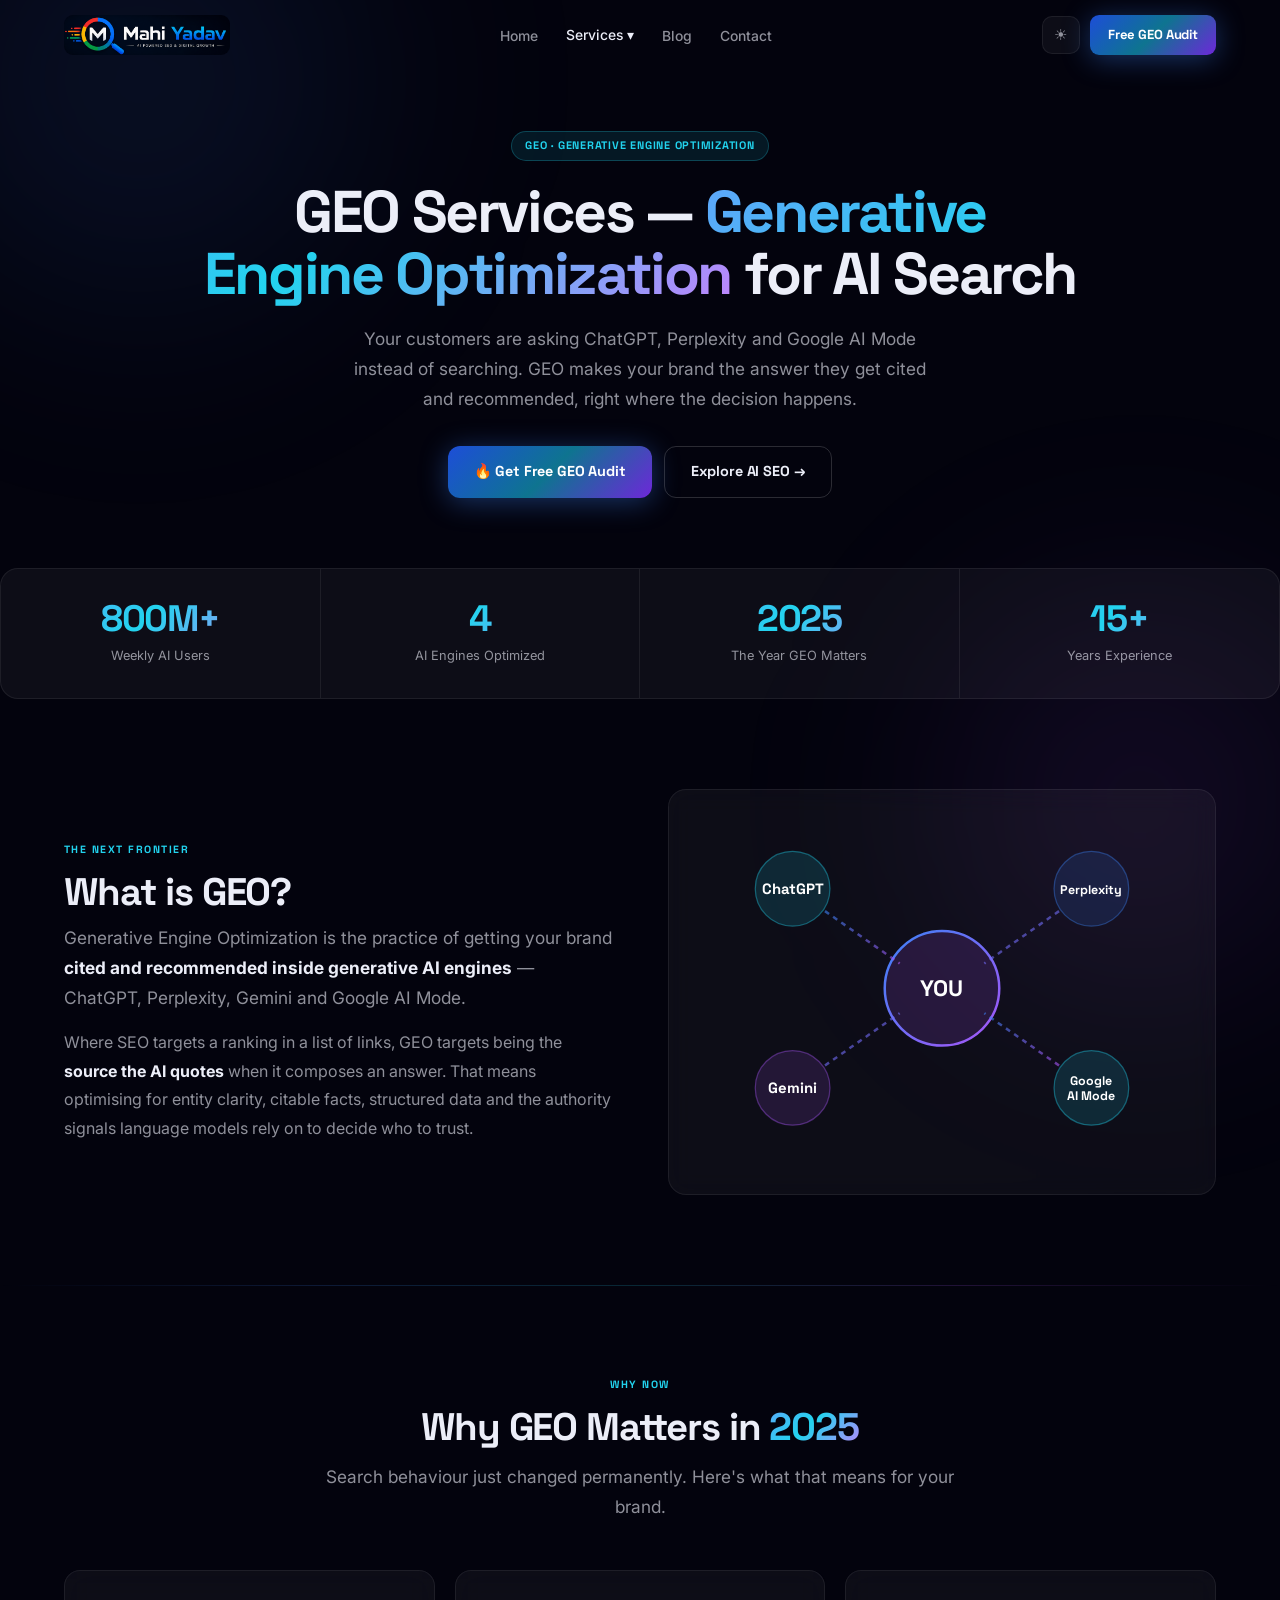
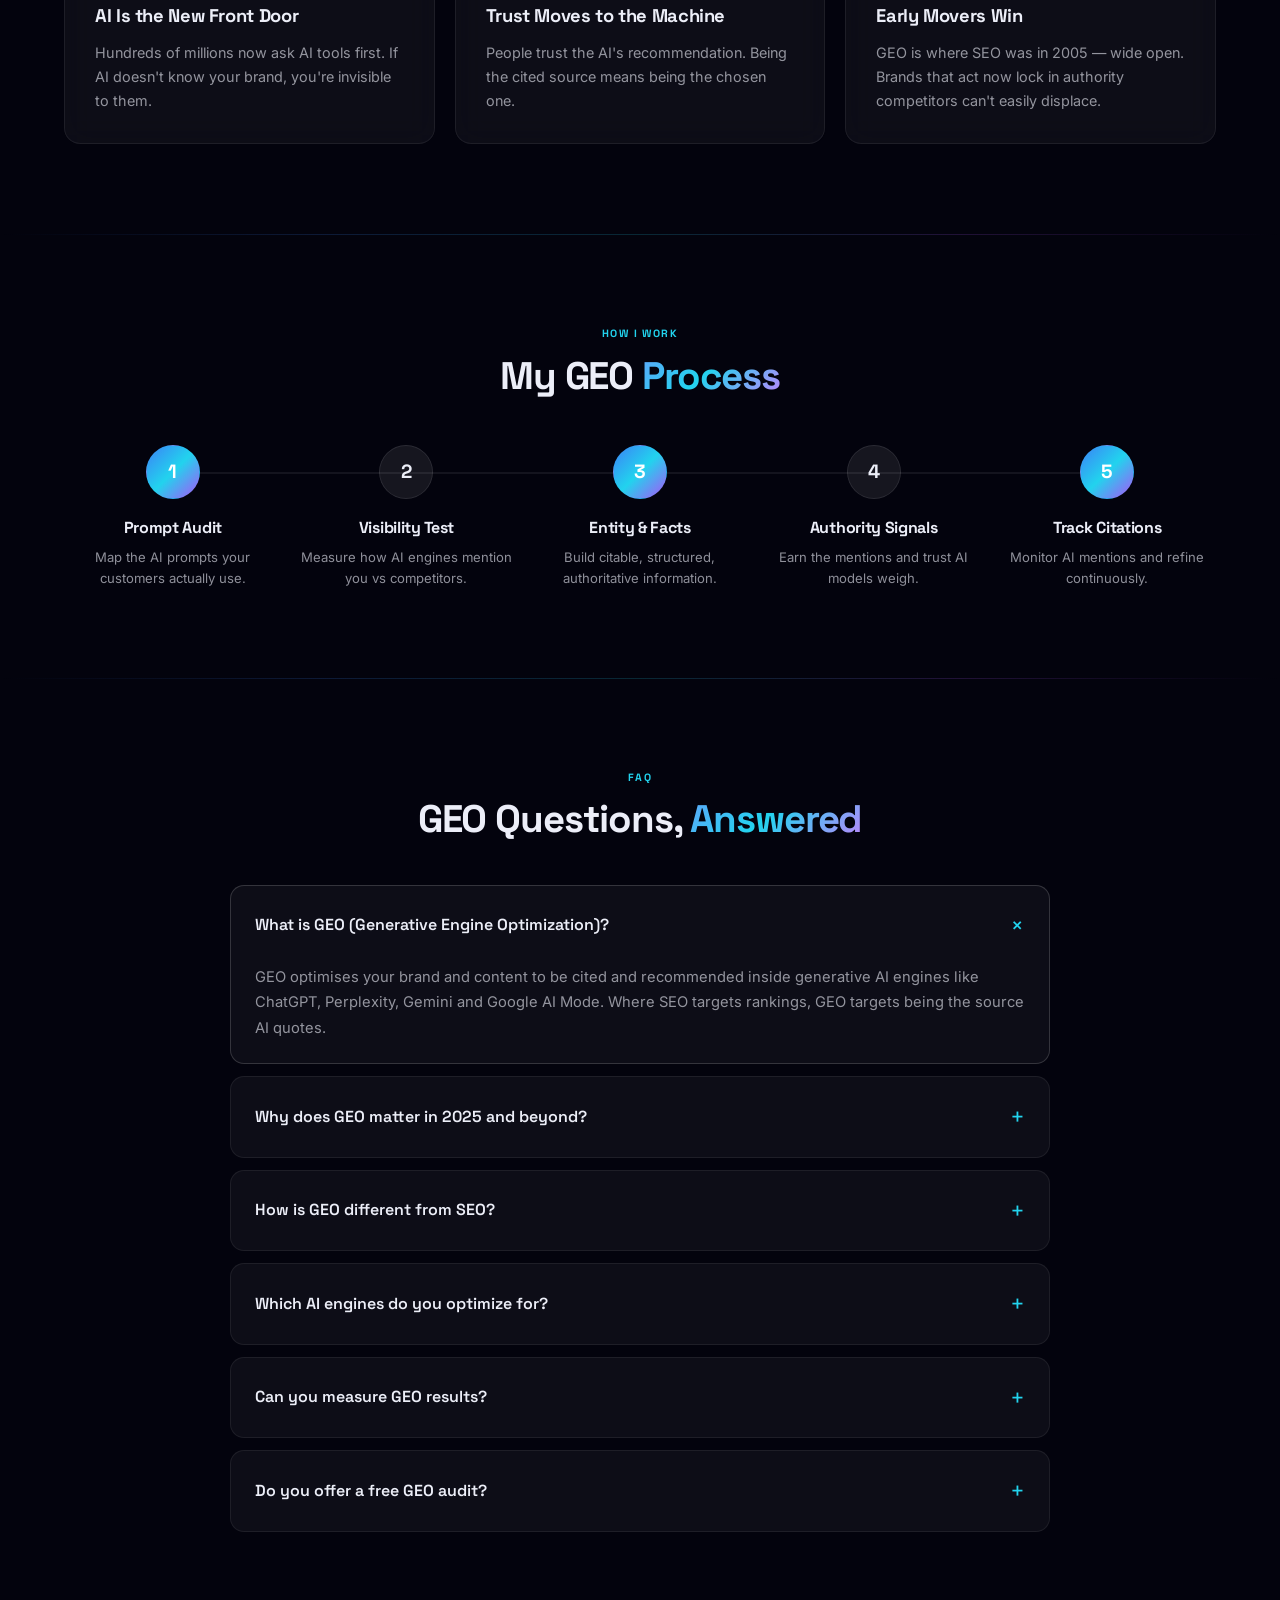
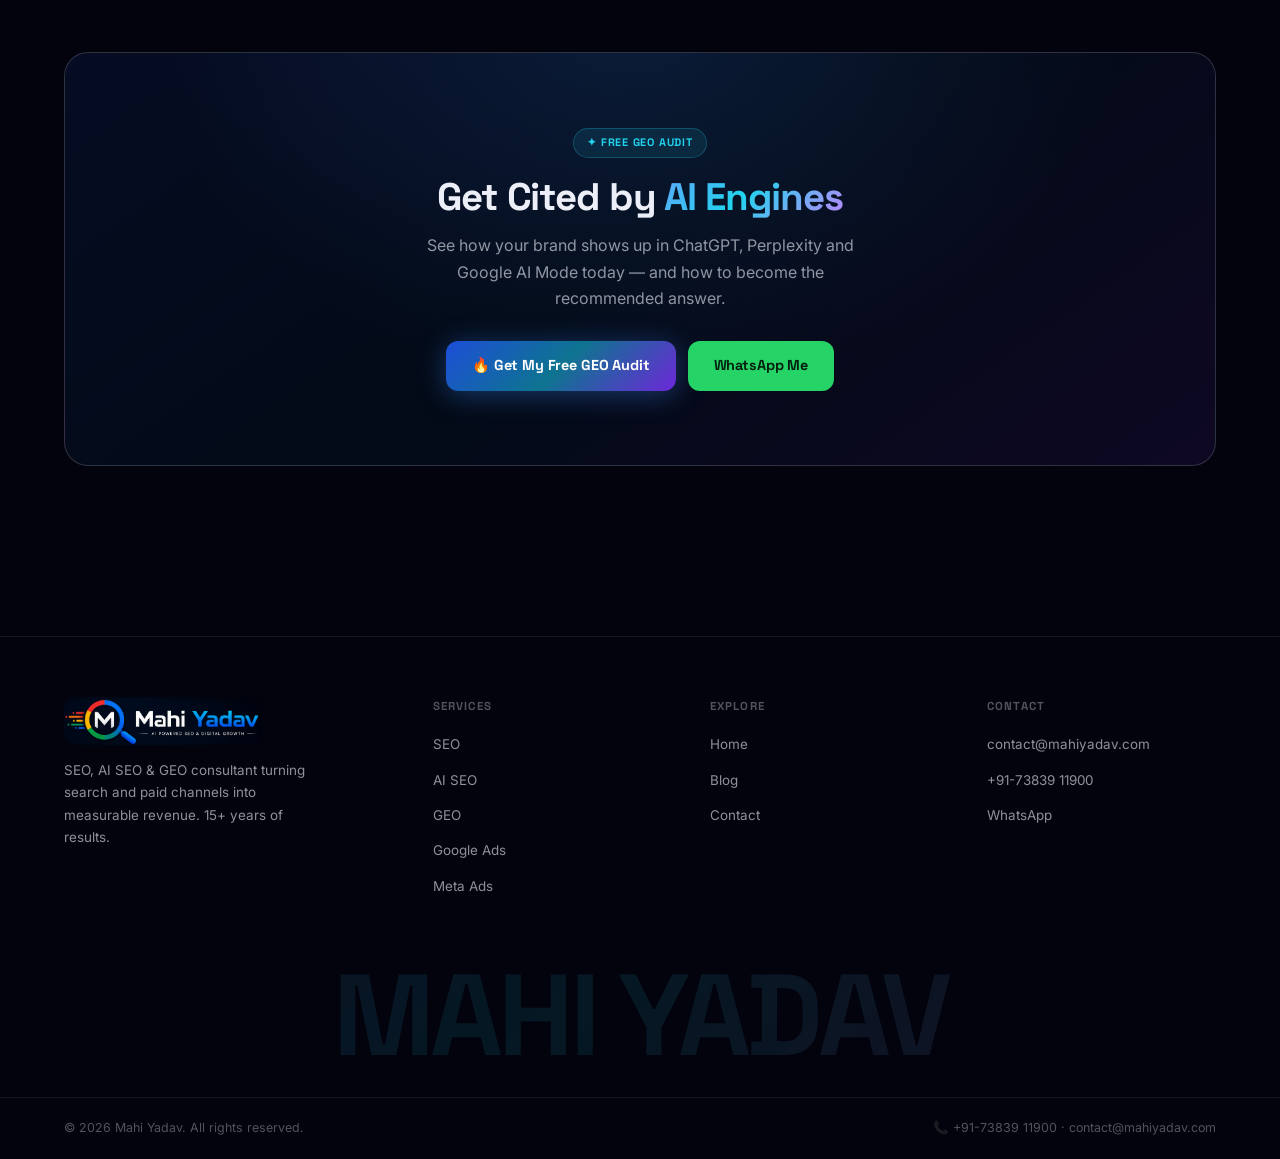
<file: services/geo/index.html>
<!DOCTYPE html>
<html lang="en" data-theme="dark">
<head>
<meta charset="UTF-8">
<meta name="viewport" content="width=device-width, initial-scale=1.0">
<link rel="icon" type="image/png" href="../../assets/favicon.png">
<title>GEO Services | Generative Engine Optimization for AI Search — Mahi Yadav</title>
<meta name="description" content="GEO (Generative Engine Optimization) services to rank in ChatGPT, Perplexity & Google AI Mode. Get your brand cited by generative AI. Free GEO audit by Mahi Yadav.">
<meta name="keywords" content="GEO, Generative Engine Optimization, ChatGPT SEO, Perplexity optimization, Google AI Mode, AI citations, Mahi Yadav">
<link rel="canonical" href="https://mahiyadav.com/services/geo/">
<meta property="og:type" content="website">
<meta property="og:url" content="https://mahiyadav.com/services/geo/">
<meta property="og:title" content="GEO Services | Generative Engine Optimization for AI Search">
<meta property="og:description" content="Get your brand cited in ChatGPT, Perplexity, Gemini and Google AI Mode with expert Generative Engine Optimization.">
<link rel="preconnect" href="https://fonts.googleapis.com">
<link href="https://fonts.googleapis.com/css2?family=Space+Grotesk:wght@400;500;600;700;800&family=Inter:wght@400;500;600&display=swap" rel="stylesheet">
<link rel="stylesheet" href="../../assets/site.css">
<script type="application/ld+json">
{
  "@context":"https://schema.org","@type":"Service","serviceType":"Generative Engine Optimization",
  "name":"GEO Services","provider":{"@type":"Person","name":"Mahi Yadav","url":"https://mahiyadav.com/"},
  "areaServed":["India","Worldwide"],"url":"https://mahiyadav.com/services/geo/",
  "description":"Generative Engine Optimization services that get brands cited in ChatGPT, Perplexity, Gemini and Google AI Mode."
}
</script>
<script type="application/ld+json">
{
  "@context":"https://schema.org","@type":"FAQPage","mainEntity":[
    {"@type":"Question","name":"What is GEO (Generative Engine Optimization)?","acceptedAnswer":{"@type":"Answer","text":"GEO is the practice of optimising your brand and content to be cited and recommended inside generative AI engines like ChatGPT, Perplexity, Gemini and Google AI Mode. Where SEO targets search rankings, GEO targets being the source AI quotes in its answers."}},
    {"@type":"Question","name":"Why does GEO matter in 2025 and beyond?","acceptedAnswer":{"@type":"Answer","text":"Hundreds of millions of people now ask AI tools instead of searching Google. If AI doesn't know or trust your brand, you're invisible to that audience. GEO ensures you're part of the answer as this behaviour becomes the norm."}},
    {"@type":"Question","name":"How is GEO different from SEO?","acceptedAnswer":{"@type":"Answer","text":"SEO optimises for ranking in search results. GEO optimises for being referenced inside AI-generated answers - through entity clarity, citable facts, structured data and authority that language models rely on."}},
    {"@type":"Question","name":"Which AI engines do you optimize for?","acceptedAnswer":{"@type":"Answer","text":"ChatGPT, Perplexity, Google AI Mode and AI Overviews, and Google Gemini - the platforms where your customers increasingly research and make decisions."}},
    {"@type":"Question","name":"Can you measure GEO results?","acceptedAnswer":{"@type":"Answer","text":"Yes. I track how often and how favourably your brand is mentioned across AI engines for your key prompts, benchmark against competitors, and report changes over time."}},
    {"@type":"Question","name":"Do you offer a free GEO audit?","acceptedAnswer":{"@type":"Answer","text":"Yes. I'll test how your brand currently appears across major AI engines and show you the fastest path to becoming a cited, recommended source."}}
  ]
}
</script>
</head>
<body>
<div class="amb a1"></div>
<div class="amb a2"></div>

<nav class="nav">
  <div class="nav-in">
    <a href="../../index.html" aria-label="Mahi Yadav home"><img src="../../assets/logo.png" alt="Mahi Yadav — SEO & Digital Marketing" class="logo-img"></a>
    <ul class="nav-links">
      <li><a href="../../index.html">Home</a></li>
      <li class="nav-dd"><a class="nav-dd-toggle on">Services ▾</a>
        <div class="nav-dd-menu">
          <a href="../seo/">SEO</a><a href="../ai-seo/">AI SEO</a><a href="../geo/">GEO</a><a href="../google-ads/">Google Ads</a><a href="../meta-ads/">Meta Ads</a>
        </div>
      </li>
      <li><a href="../../blog/">Blog</a></li>
      <li><a href="mailto:contact@mahiyadav.com">Contact</a></li>
    </ul>
    <div class="nav-r">
      <button class="ib" id="themeBtn" aria-label="Toggle theme">☀</button>
      <a class="btn btn-g btn-sm" href="mailto:contact@mahiyadav.com?subject=Free%20GEO%20Audit">Free GEO Audit</a>
      <button class="ib hb" id="hb" aria-label="Menu"><span></span><span></span><span></span></button>
    </div>
  </div>
</nav>
<div class="mob-drawer" id="mobDrawer">
  <a href="../../index.html">Home</a><a href="../seo/">SEO</a><a href="../ai-seo/">AI SEO</a><a href="../geo/">GEO</a><a href="../google-ads/">Google Ads</a><a href="../meta-ads/">Meta Ads</a><a href="../../blog/">Blog</a><a href="mailto:contact@mahiyadav.com">Contact</a>
</div>

<main>
  <header class="phero">
    <span class="badge">GEO · Generative Engine Optimization</span>
    <h1>GEO Services — <span class="gt">Generative Engine Optimization</span> for AI Search</h1>
    <p class="lead">Your customers are asking ChatGPT, Perplexity and Google AI Mode instead of searching. GEO makes your brand the answer they get cited and recommended, right where the decision happens.</p>
    <div class="phero-btns">
      <a class="btn btn-g btn-pulse" href="mailto:contact@mahiyadav.com?subject=Free%20GEO%20Audit">🔥 Get Free GEO Audit</a>
      <a class="btn btn-o" href="../ai-seo/">Explore AI SEO →</a>
    </div>
  </header>

  <div class="stats-bar">
    <div class="stat-c"><span class="stat-v">800M+</span><div class="stat-l">Weekly AI Users</div></div>
    <div class="stat-c"><span class="stat-v">4</span><div class="stat-l">AI Engines Optimized</div></div>
    <div class="stat-c"><span class="stat-v">2025</span><div class="stat-l">The Year GEO Matters</div></div>
    <div class="stat-c"><span class="stat-v">15+</span><div class="stat-l">Years Experience</div></div>
  </div>

  <section class="sec">
    <div class="two-col">
      <div>
        <div class="stag">The Next Frontier</div>
        <h2>What is GEO?</h2>
        <p class="lead">Generative Engine Optimization is the practice of getting your brand <strong style="color:var(--txt)">cited and recommended inside generative AI engines</strong> — ChatGPT, Perplexity, Gemini and Google AI Mode.</p>
        <p style="margin-top:14px;line-height:1.8">Where SEO targets a ranking in a list of links, GEO targets being the <strong style="color:var(--txt)">source the AI quotes</strong> when it composes an answer. That means optimising for entity clarity, citable facts, structured data and the authority signals language models rely on to decide who to trust.</p>
      </div>
      <div class="svg-ill">
        <svg viewBox="0 0 400 280" role="img" aria-label="GEO across AI engines">
          <circle cx="200" cy="140" r="46" fill="rgba(168,85,247,.16)" stroke="url(#gg)" stroke-width="2"/>
          <defs><linearGradient id="gg" x1="0" y1="0" x2="1" y2="1"><stop offset="0%" stop-color="#3B82F6"/><stop offset="100%" stop-color="#A855F7"/></linearGradient></defs>
          <text x="200" y="146" text-anchor="middle" fill="#fff" font-family="Space Grotesk" font-size="18" font-weight="800">YOU</text>
          <g font-family="Space Grotesk" font-size="12" font-weight="700" fill="#fff" text-anchor="middle">
            <circle cx="80" cy="60" r="30" fill="rgba(34,211,238,.14)" stroke="rgba(34,211,238,.4)"/><text x="80" y="64">ChatGPT</text>
            <circle cx="320" cy="60" r="30" fill="rgba(59,130,246,.14)" stroke="rgba(59,130,246,.4)"/><text x="320" y="64" font-size="10">Perplexity</text>
            <circle cx="80" cy="220" r="30" fill="rgba(168,85,247,.14)" stroke="rgba(168,85,247,.4)"/><text x="80" y="224">Gemini</text>
            <circle cx="320" cy="220" r="30" fill="rgba(34,211,238,.14)" stroke="rgba(34,211,238,.4)"/><text x="320" y="218" font-size="10">Google</text><text x="320" y="230" font-size="10">AI Mode</text>
          </g>
          <g stroke="url(#gg)" stroke-width="2" stroke-dasharray="4 4" opacity=".6">
            <line x1="106" y1="78" x2="166" y2="120"/><line x1="294" y1="78" x2="234" y2="120"/><line x1="106" y1="202" x2="166" y2="160"/><line x1="294" y1="202" x2="234" y2="160"/>
          </g>
        </svg>
      </div>
    </div>
  </section>

  <div class="gsep"></div>

  <section class="sec">
    <div style="text-align:center;max-width:640px;margin:0 auto">
      <div class="stag">Why Now</div>
      <h2>Why GEO Matters in <span class="gt">2025</span></h2>
      <p class="lead" style="margin:14px auto 0">Search behaviour just changed permanently. Here's what that means for your brand.</p>
    </div>
    <div class="grid-3">
      <div class="card feat-card"><h3>AI Is the New Front Door</h3><p style="margin-top:8px">Hundreds of millions now ask AI tools first. If AI doesn't know your brand, you're invisible to them.</p></div>
      <div class="card feat-card"><h3>Trust Moves to the Machine</h3><p style="margin-top:8px">People trust the AI's recommendation. Being the cited source means being the chosen one.</p></div>
      <div class="card feat-card"><h3>Early Movers Win</h3><p style="margin-top:8px">GEO is where SEO was in 2005 — wide open. Brands that act now lock in authority competitors can't easily displace.</p></div>
    </div>
  </section>

  <div class="gsep"></div>

  <section class="sec">
    <div style="text-align:center;max-width:620px;margin:0 auto">
      <div class="stag">How I Work</div>
      <h2>My GEO <span class="gt">Process</span></h2>
    </div>
    <div class="process">
      <div class="proc-step"><div class="proc-num">1</div><h3>Prompt Audit</h3><p>Map the AI prompts your customers actually use.</p></div>
      <div class="proc-step"><div class="proc-num">2</div><h3>Visibility Test</h3><p>Measure how AI engines mention you vs competitors.</p></div>
      <div class="proc-step"><div class="proc-num">3</div><h3>Entity &amp; Facts</h3><p>Build citable, structured, authoritative information.</p></div>
      <div class="proc-step"><div class="proc-num">4</div><h3>Authority Signals</h3><p>Earn the mentions and trust AI models weigh.</p></div>
      <div class="proc-step"><div class="proc-num">5</div><h3>Track Citations</h3><p>Monitor AI mentions and refine continuously.</p></div>
    </div>
  </section>

  <div class="gsep"></div>

  <section class="sec">
    <div style="text-align:center"><div class="stag">FAQ</div><h2>GEO Questions, <span class="gt">Answered</span></h2></div>
    <div class="faq-list">
      <details open><summary>What is GEO (Generative Engine Optimization)?</summary><div class="faq-a">GEO optimises your brand and content to be cited and recommended inside generative AI engines like ChatGPT, Perplexity, Gemini and Google AI Mode. Where SEO targets rankings, GEO targets being the source AI quotes.</div></details>
      <details><summary>Why does GEO matter in 2025 and beyond?</summary><div class="faq-a">Hundreds of millions now ask AI tools instead of searching Google. If AI doesn't know or trust your brand, you're invisible to that audience. GEO ensures you're part of the answer as this becomes the norm.</div></details>
      <details><summary>How is GEO different from SEO?</summary><div class="faq-a">SEO optimises for ranking in search results. GEO optimises for being referenced inside AI-generated answers — through entity clarity, citable facts, structured data and authority that language models rely on.</div></details>
      <details><summary>Which AI engines do you optimize for?</summary><div class="faq-a">ChatGPT, Perplexity, Google AI Mode and AI Overviews, and Google Gemini — the platforms where your customers increasingly research and make decisions.</div></details>
      <details><summary>Can you measure GEO results?</summary><div class="faq-a">Yes. I track how often and how favourably your brand is mentioned across AI engines for your key prompts, benchmark against competitors, and report changes over time.</div></details>
      <details><summary>Do you offer a free GEO audit?</summary><div class="faq-a">Yes. I'll test how your brand currently appears across major AI engines and show you the fastest path to becoming a cited, recommended source.</div></details>
    </div>
  </section>

  <section class="sec" style="padding-top:30px">
    <div class="cta-band">
      <span class="badge" style="margin-bottom:18px">✦ Free GEO Audit</span>
      <h2>Get Cited by <span class="gt">AI Engines</span></h2>
      <p>See how your brand shows up in ChatGPT, Perplexity and Google AI Mode today — and how to become the recommended answer.</p>
      <div class="phero-btns">
        <a class="btn btn-g btn-pulse" href="mailto:contact@mahiyadav.com?subject=Free%20GEO%20Audit">🔥 Get My Free GEO Audit</a>
        <a class="btn btn-wa" href="https://wa.me/919999999999" target="_blank" rel="noopener">WhatsApp Me</a>
      </div>
    </div>
  </section>
</main>

<footer class="ft">
  <div class="ft-main">
    <div>
      <a href="../../index.html"><img src="../../assets/logo.png" alt="Mahi Yadav" class="logo-img" style="height:48px"></a>
      <p class="ft-tag">SEO, AI SEO &amp; GEO consultant turning search and paid channels into measurable revenue. 15+ years of results.</p>
    </div>
    <div class="ft-col"><h4>Services</h4><ul>
      <li><a href="../seo/">SEO</a></li><li><a href="../ai-seo/">AI SEO</a></li><li><a href="../geo/">GEO</a></li><li><a href="../google-ads/">Google Ads</a></li><li><a href="../meta-ads/">Meta Ads</a></li>
    </ul></div>
    <div class="ft-col"><h4>Explore</h4><ul>
      <li><a href="../../index.html">Home</a></li><li><a href="../../blog/">Blog</a></li><li><a href="mailto:contact@mahiyadav.com">Contact</a></li>
    </ul></div>
    <div class="ft-col"><h4>Contact</h4><ul>
      <li><a href="mailto:contact@mahiyadav.com">contact@mahiyadav.com</a></li><li><a href="tel:+917383911900">+91-73839 11900</a></li><li><a href="https://wa.me/919999999999" target="_blank" rel="noopener">WhatsApp</a></li>
    </ul></div>
  </div>
  <div class="ft-big">MAHI YADAV</div>
  <div class="ft-bot">
    <span class="ft-copy">© 2026 Mahi Yadav. All rights reserved.</span>
    <span class="ft-copy">📞 +91-73839 11900 · contact@mahiyadav.com</span>
  </div>
</footer>
<script src="../../assets/site.js"></script>
</body>
</html>
</file>
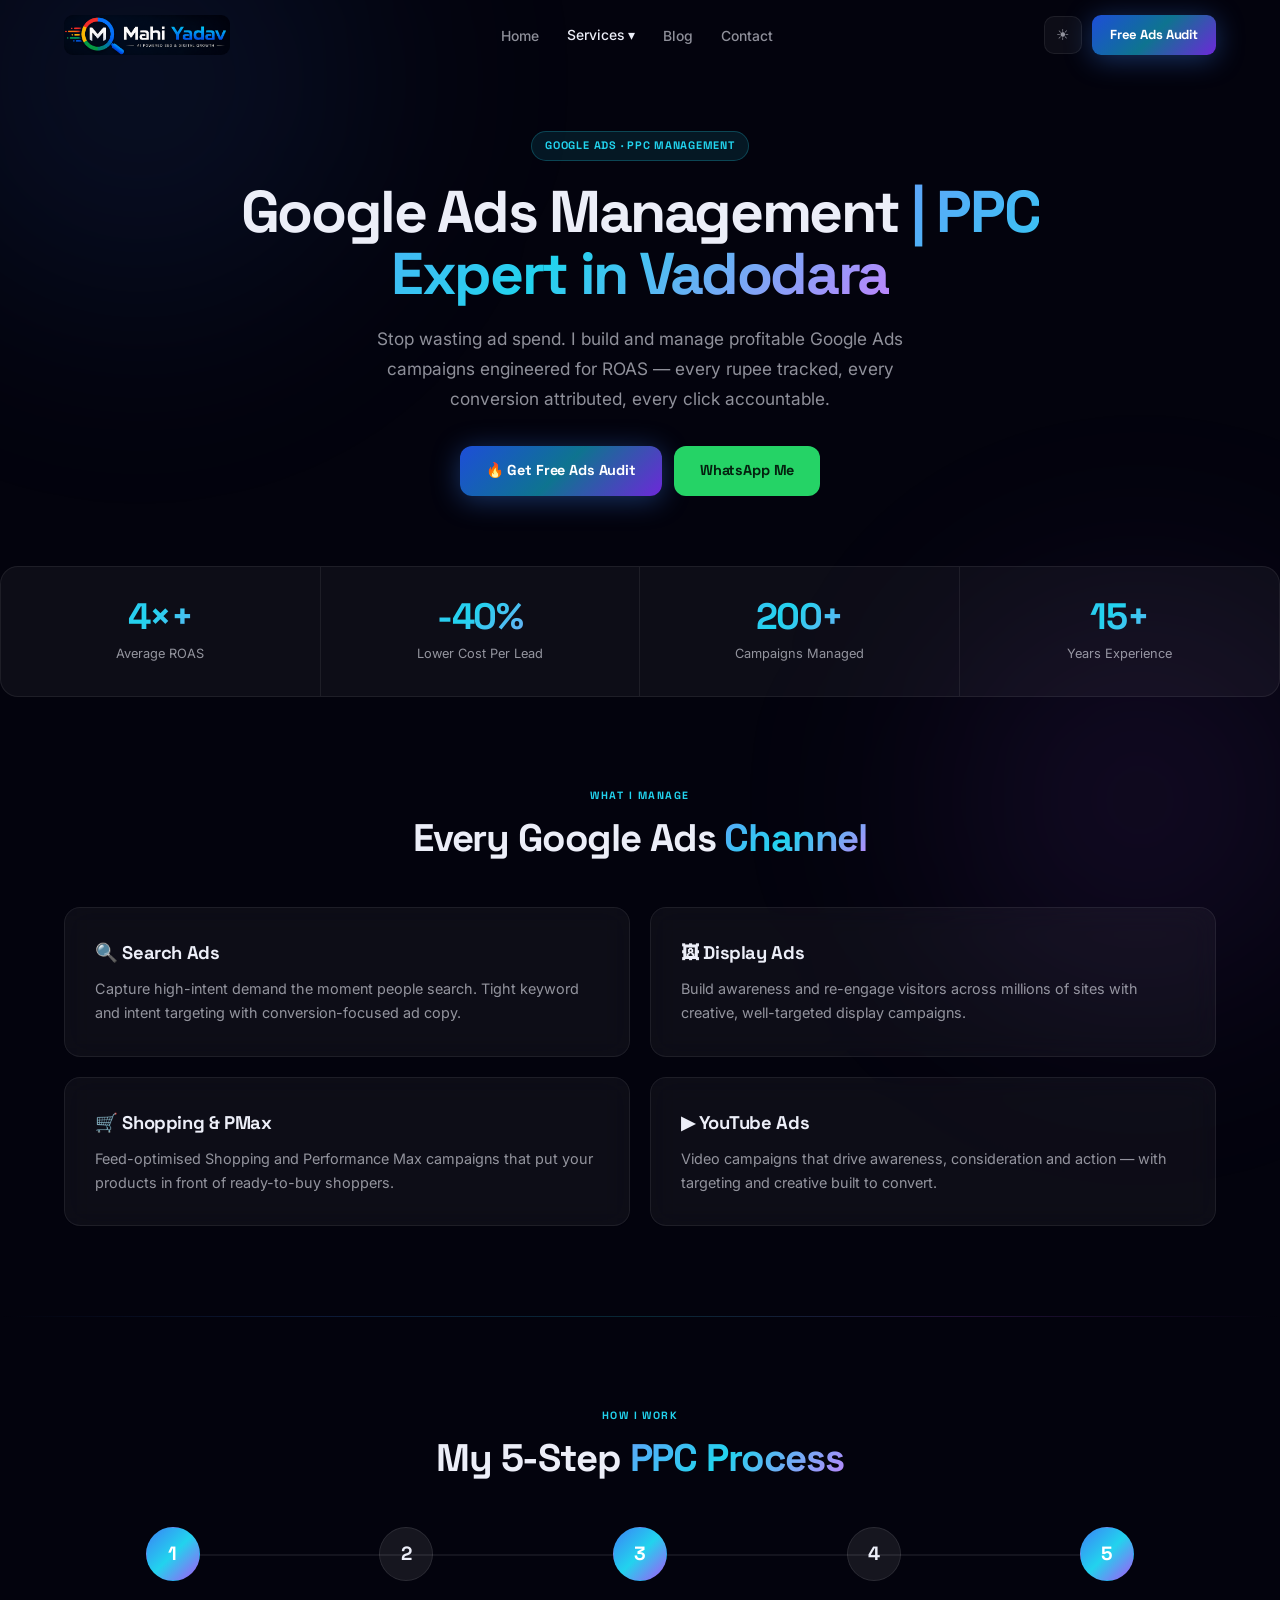
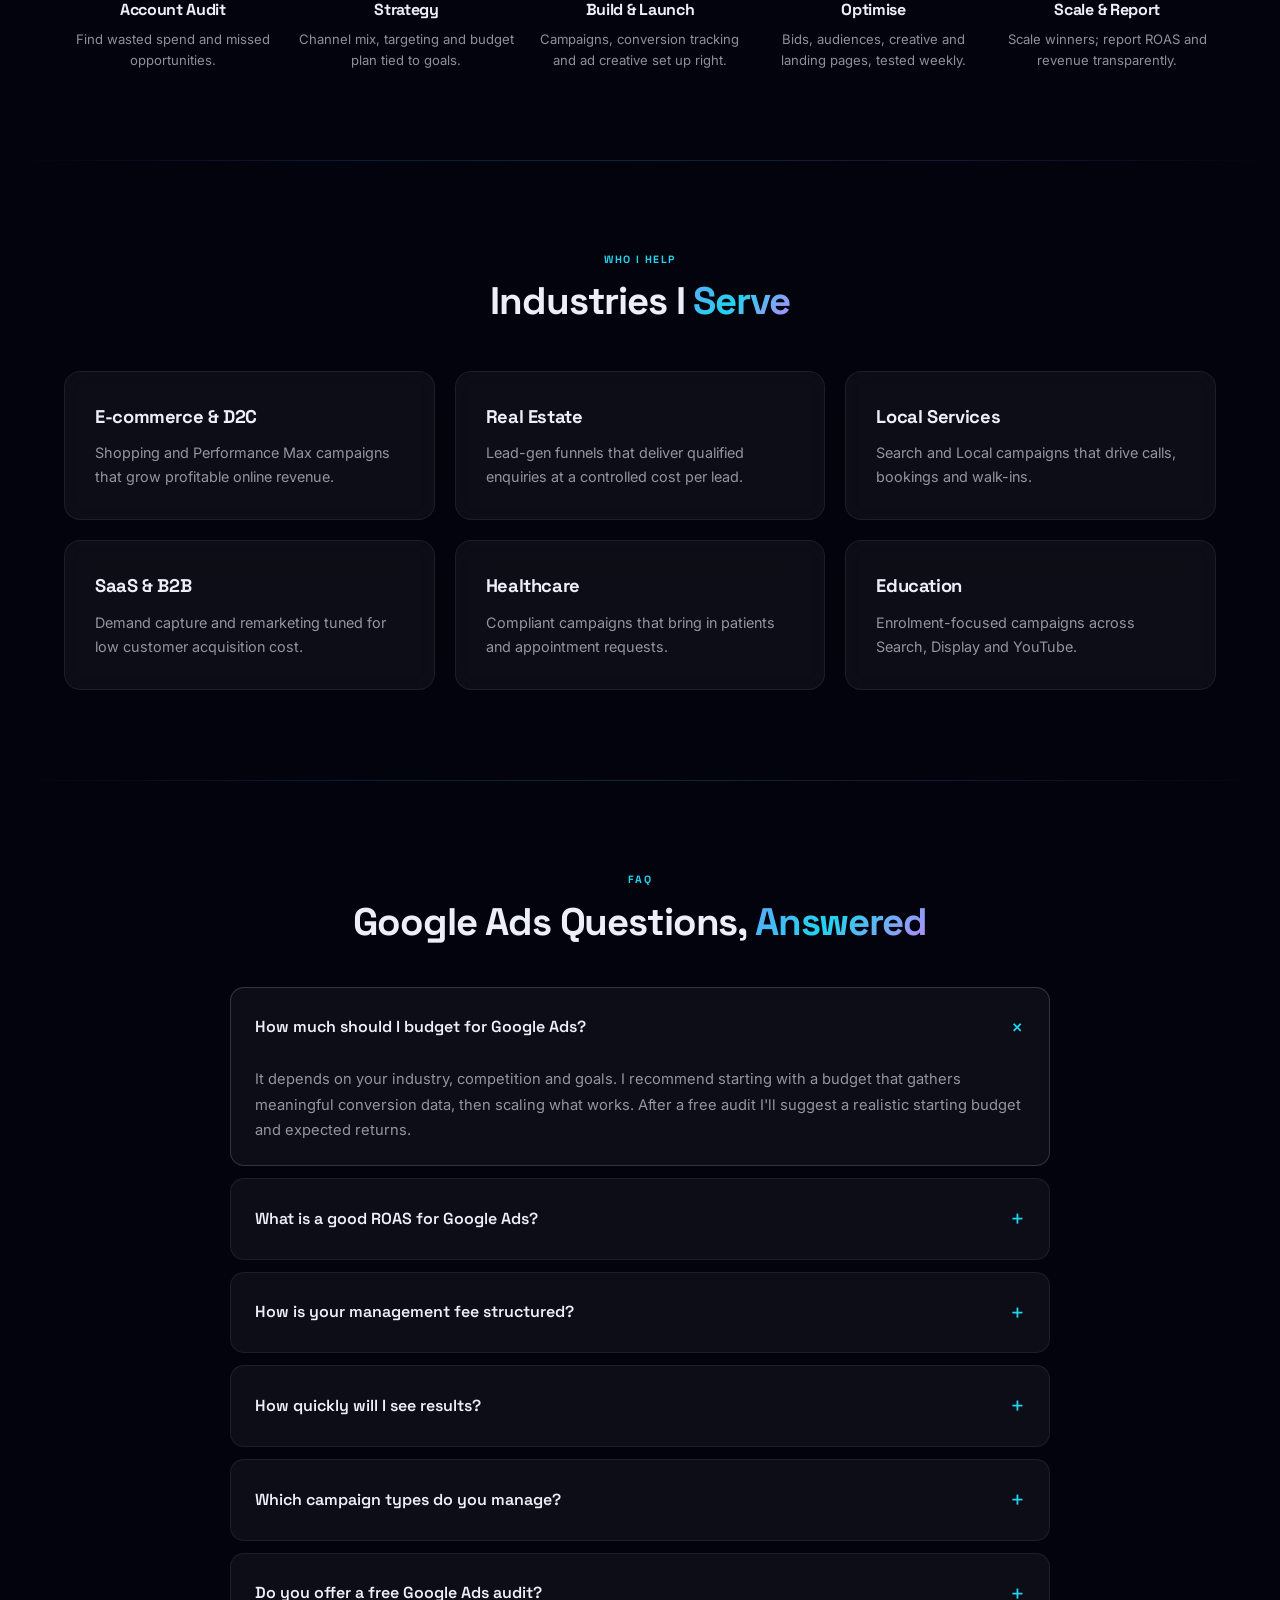
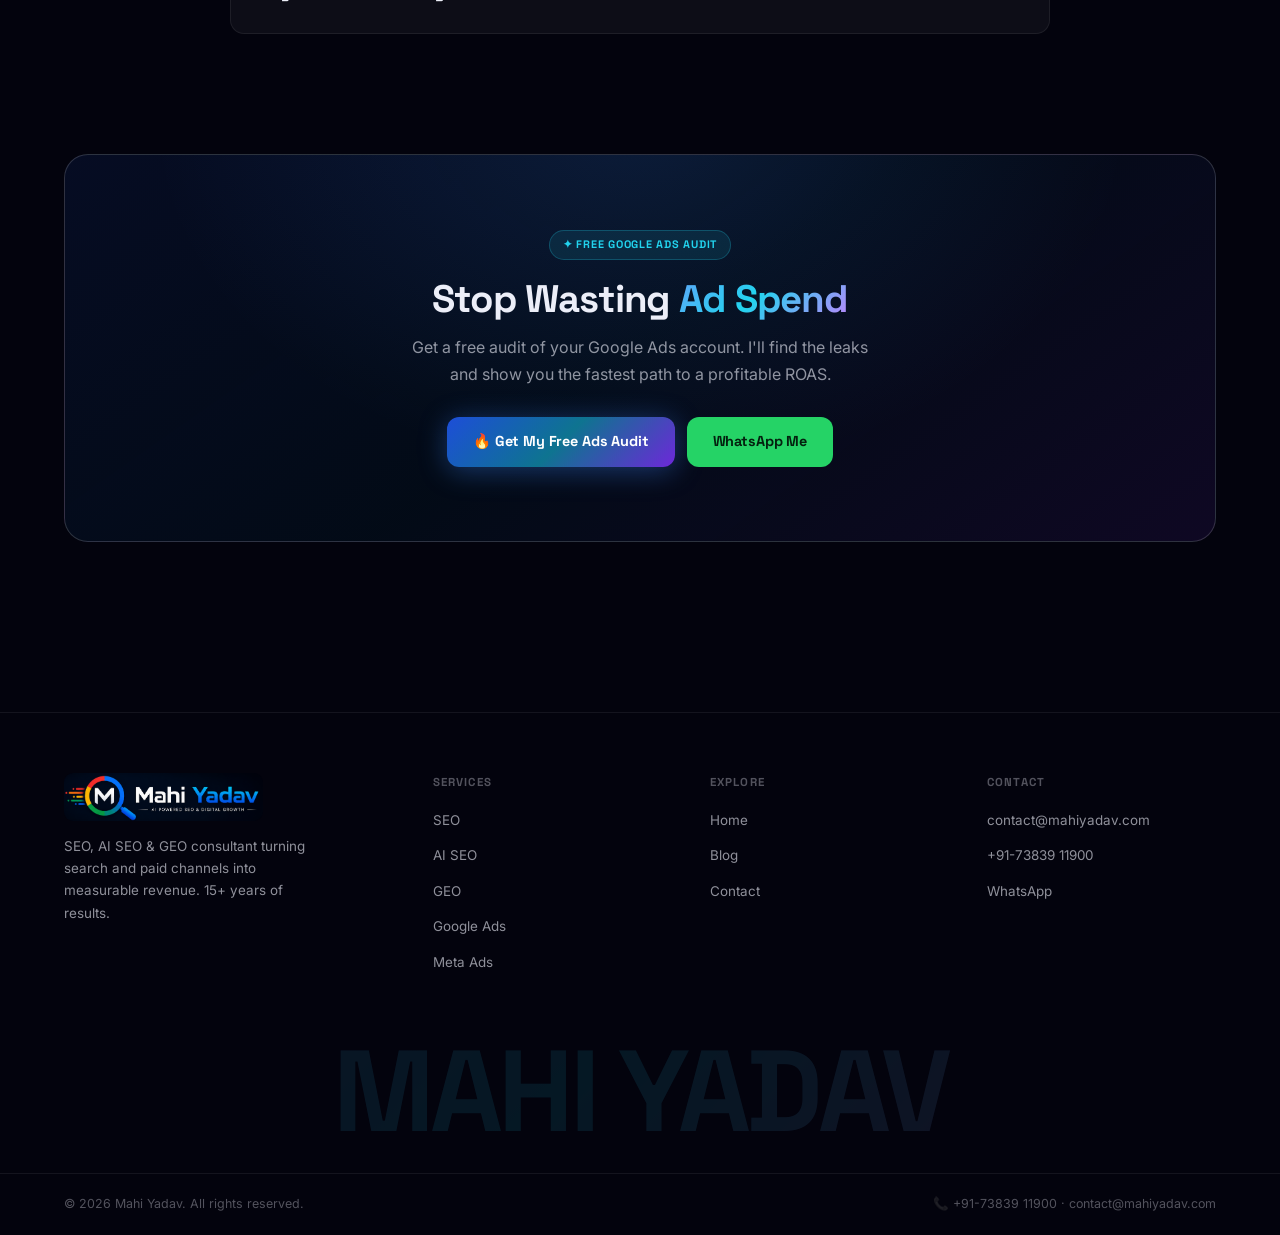
<file: services/google-ads/index.html>
<!DOCTYPE html>
<html lang="en" data-theme="dark">
<head>
<meta charset="UTF-8">
<meta name="viewport" content="width=device-width, initial-scale=1.0">
<link rel="icon" type="image/png" href="../../assets/favicon.png">
<title>Google Ads Management Services | PPC Expert in Vadodara — Mahi Yadav</title>
<meta name="description" content="Google Ads management by a PPC expert in Vadodara. Search, Display, Shopping & YouTube ads with 4x+ ROAS and 40% lower CPL. 15+ years experience. Free audit.">
<meta name="keywords" content="Google Ads management, PPC expert Vadodara, Google Ads consultant, Search ads, Shopping ads, YouTube ads, Mahi Yadav">
<link rel="canonical" href="https://mahiyadav.com/services/google-ads/">
<meta property="og:type" content="website">
<meta property="og:url" content="https://mahiyadav.com/services/google-ads/">
<meta property="og:title" content="Google Ads Management Services | PPC Expert in Vadodara">
<meta property="og:description" content="Search, Display, Shopping & YouTube ads engineered for ROAS. 15+ years of profitable PPC management.">
<link rel="preconnect" href="https://fonts.googleapis.com">
<link href="https://fonts.googleapis.com/css2?family=Space+Grotesk:wght@400;500;600;700;800&family=Inter:wght@400;500;600&display=swap" rel="stylesheet">
<link rel="stylesheet" href="../../assets/site.css">
<script type="application/ld+json">
{
  "@context":"https://schema.org","@type":"Service","serviceType":"Google Ads Management",
  "name":"Google Ads Management Services","provider":{"@type":"Person","name":"Mahi Yadav","url":"https://mahiyadav.com/"},
  "areaServed":["Vadodara","Gujarat","India","Worldwide"],"url":"https://mahiyadav.com/services/google-ads/",
  "description":"Profitable Google Ads management across Search, Display, Shopping and YouTube with a focus on ROAS."
}
</script>
<script type="application/ld+json">
{
  "@context":"https://schema.org","@type":"FAQPage","mainEntity":[
    {"@type":"Question","name":"How much should I budget for Google Ads?","acceptedAnswer":{"@type":"Answer","text":"It depends on your industry, competition and goals. I recommend starting with a budget that lets us gather meaningful conversion data, then scaling what works. After a free audit I'll suggest a realistic starting budget and expected returns."}},
    {"@type":"Question","name":"What is a good ROAS for Google Ads?","acceptedAnswer":{"@type":"Answer","text":"It varies by margin and industry, but most of my e-commerce clients target 4x or higher return on ad spend. For lead generation I optimise toward a target cost per qualified lead instead."}},
    {"@type":"Question","name":"How is your management fee structured?","acceptedAnswer":{"@type":"Answer","text":"Transparent and simple - a flat monthly fee or a percentage of ad spend, agreed upfront. No hidden markups on your media budget. You always own your ad account and data."}},
    {"@type":"Question","name":"How quickly will I see results?","acceptedAnswer":{"@type":"Answer","text":"Google Ads can drive traffic from day one. Profitable, optimised performance usually takes 2-4 weeks as the campaigns gather conversion data and bidding stabilises."}},
    {"@type":"Question","name":"Which campaign types do you manage?","acceptedAnswer":{"@type":"Answer","text":"Search, Display, Shopping/Performance Max, YouTube and remarketing - the full Google Ads ecosystem, chosen based on where your customers are and your funnel stage."}},
    {"@type":"Question","name":"Do you offer a free Google Ads audit?","acceptedAnswer":{"@type":"Answer","text":"Yes. I'll review your existing account or plan a new one, identify wasted spend and quick wins, and show you the path to a profitable ROAS - free of charge."}}
  ]
}
</script>
</head>
<body>
<div class="amb a1"></div>
<div class="amb a2"></div>

<nav class="nav">
  <div class="nav-in">
    <a href="../../index.html" aria-label="Mahi Yadav home"><img src="../../assets/logo.png" alt="Mahi Yadav — SEO & Digital Marketing" class="logo-img"></a>
    <ul class="nav-links">
      <li><a href="../../index.html">Home</a></li>
      <li class="nav-dd"><a class="nav-dd-toggle on">Services ▾</a>
        <div class="nav-dd-menu">
          <a href="../seo/">SEO</a><a href="../ai-seo/">AI SEO</a><a href="../geo/">GEO</a><a href="../google-ads/">Google Ads</a><a href="../meta-ads/">Meta Ads</a>
        </div>
      </li>
      <li><a href="../../blog/">Blog</a></li>
      <li><a href="mailto:contact@mahiyadav.com">Contact</a></li>
    </ul>
    <div class="nav-r">
      <button class="ib" id="themeBtn" aria-label="Toggle theme">☀</button>
      <a class="btn btn-g btn-sm" href="mailto:contact@mahiyadav.com?subject=Free%20Google%20Ads%20Audit">Free Ads Audit</a>
      <button class="ib hb" id="hb" aria-label="Menu"><span></span><span></span><span></span></button>
    </div>
  </div>
</nav>
<div class="mob-drawer" id="mobDrawer">
  <a href="../../index.html">Home</a><a href="../seo/">SEO</a><a href="../ai-seo/">AI SEO</a><a href="../geo/">GEO</a><a href="../google-ads/">Google Ads</a><a href="../meta-ads/">Meta Ads</a><a href="../../blog/">Blog</a><a href="mailto:contact@mahiyadav.com">Contact</a>
</div>

<main>
  <header class="phero">
    <span class="badge">Google Ads · PPC Management</span>
    <h1>Google Ads Management <span class="gt">| PPC Expert in Vadodara</span></h1>
    <p class="lead">Stop wasting ad spend. I build and manage profitable Google Ads campaigns engineered for ROAS — every rupee tracked, every conversion attributed, every click accountable.</p>
    <div class="phero-btns">
      <a class="btn btn-g btn-pulse" href="mailto:contact@mahiyadav.com?subject=Free%20Google%20Ads%20Audit">🔥 Get Free Ads Audit</a>
      <a class="btn btn-wa" href="https://wa.me/919999999999" target="_blank" rel="noopener">WhatsApp Me</a>
    </div>
  </header>

  <div class="stats-bar">
    <div class="stat-c"><span class="stat-v">4×+</span><div class="stat-l">Average ROAS</div></div>
    <div class="stat-c"><span class="stat-v">-40%</span><div class="stat-l">Lower Cost Per Lead</div></div>
    <div class="stat-c"><span class="stat-v">200+</span><div class="stat-l">Campaigns Managed</div></div>
    <div class="stat-c"><span class="stat-v">15+</span><div class="stat-l">Years Experience</div></div>
  </div>

  <section class="sec">
    <div style="text-align:center;max-width:620px;margin:0 auto">
      <div class="stag">What I Manage</div>
      <h2>Every Google Ads <span class="gt">Channel</span></h2>
    </div>
    <div class="grid-2">
      <div class="card feat-card"><h3>🔍 Search Ads</h3><p style="margin-top:8px">Capture high-intent demand the moment people search. Tight keyword and intent targeting with conversion-focused ad copy.</p></div>
      <div class="card feat-card"><h3>🖼 Display Ads</h3><p style="margin-top:8px">Build awareness and re-engage visitors across millions of sites with creative, well-targeted display campaigns.</p></div>
      <div class="card feat-card"><h3>🛒 Shopping &amp; PMax</h3><p style="margin-top:8px">Feed-optimised Shopping and Performance Max campaigns that put your products in front of ready-to-buy shoppers.</p></div>
      <div class="card feat-card"><h3>▶ YouTube Ads</h3><p style="margin-top:8px">Video campaigns that drive awareness, consideration and action — with targeting and creative built to convert.</p></div>
    </div>
  </section>

  <div class="gsep"></div>

  <section class="sec">
    <div style="text-align:center;max-width:620px;margin:0 auto">
      <div class="stag">How I Work</div>
      <h2>My 5-Step <span class="gt">PPC Process</span></h2>
    </div>
    <div class="process">
      <div class="proc-step"><div class="proc-num">1</div><h3>Account Audit</h3><p>Find wasted spend and missed opportunities.</p></div>
      <div class="proc-step"><div class="proc-num">2</div><h3>Strategy</h3><p>Channel mix, targeting and budget plan tied to goals.</p></div>
      <div class="proc-step"><div class="proc-num">3</div><h3>Build &amp; Launch</h3><p>Campaigns, conversion tracking and ad creative set up right.</p></div>
      <div class="proc-step"><div class="proc-num">4</div><h3>Optimise</h3><p>Bids, audiences, creative and landing pages, tested weekly.</p></div>
      <div class="proc-step"><div class="proc-num">5</div><h3>Scale &amp; Report</h3><p>Scale winners; report ROAS and revenue transparently.</p></div>
    </div>
  </section>

  <div class="gsep"></div>

  <section class="sec">
    <div style="text-align:center;max-width:620px;margin:0 auto">
      <div class="stag">Who I Help</div>
      <h2>Industries I <span class="gt">Serve</span></h2>
    </div>
    <div class="grid-3">
      <div class="card feat-card"><h3>E-commerce &amp; D2C</h3><p style="margin-top:8px">Shopping and Performance Max campaigns that grow profitable online revenue.</p></div>
      <div class="card feat-card"><h3>Real Estate</h3><p style="margin-top:8px">Lead-gen funnels that deliver qualified enquiries at a controlled cost per lead.</p></div>
      <div class="card feat-card"><h3>Local Services</h3><p style="margin-top:8px">Search and Local campaigns that drive calls, bookings and walk-ins.</p></div>
      <div class="card feat-card"><h3>SaaS &amp; B2B</h3><p style="margin-top:8px">Demand capture and remarketing tuned for low customer acquisition cost.</p></div>
      <div class="card feat-card"><h3>Healthcare</h3><p style="margin-top:8px">Compliant campaigns that bring in patients and appointment requests.</p></div>
      <div class="card feat-card"><h3>Education</h3><p style="margin-top:8px">Enrolment-focused campaigns across Search, Display and YouTube.</p></div>
    </div>
  </section>

  <div class="gsep"></div>

  <section class="sec">
    <div style="text-align:center"><div class="stag">FAQ</div><h2>Google Ads Questions, <span class="gt">Answered</span></h2></div>
    <div class="faq-list">
      <details open><summary>How much should I budget for Google Ads?</summary><div class="faq-a">It depends on your industry, competition and goals. I recommend starting with a budget that gathers meaningful conversion data, then scaling what works. After a free audit I'll suggest a realistic starting budget and expected returns.</div></details>
      <details><summary>What is a good ROAS for Google Ads?</summary><div class="faq-a">It varies by margin and industry, but most of my e-commerce clients target 4× or higher return on ad spend. For lead generation I optimise toward a target cost per qualified lead instead.</div></details>
      <details><summary>How is your management fee structured?</summary><div class="faq-a">Transparent and simple — a flat monthly fee or a percentage of ad spend, agreed upfront. No hidden markups on your media budget. You always own your ad account and data.</div></details>
      <details><summary>How quickly will I see results?</summary><div class="faq-a">Google Ads can drive traffic from day one. Profitable, optimised performance usually takes 2–4 weeks as campaigns gather conversion data and bidding stabilises.</div></details>
      <details><summary>Which campaign types do you manage?</summary><div class="faq-a">Search, Display, Shopping/Performance Max, YouTube and remarketing — the full Google Ads ecosystem, chosen based on where your customers are and your funnel stage.</div></details>
      <details><summary>Do you offer a free Google Ads audit?</summary><div class="faq-a">Yes. I'll review your existing account or plan a new one, identify wasted spend and quick wins, and show you the path to a profitable ROAS — free of charge.</div></details>
    </div>
  </section>

  <section class="sec" style="padding-top:30px">
    <div class="cta-band">
      <span class="badge" style="margin-bottom:18px">✦ Free Google Ads Audit</span>
      <h2>Stop Wasting <span class="gt">Ad Spend</span></h2>
      <p>Get a free audit of your Google Ads account. I'll find the leaks and show you the fastest path to a profitable ROAS.</p>
      <div class="phero-btns">
        <a class="btn btn-g btn-pulse" href="mailto:contact@mahiyadav.com?subject=Free%20Google%20Ads%20Audit">🔥 Get My Free Ads Audit</a>
        <a class="btn btn-wa" href="https://wa.me/919999999999" target="_blank" rel="noopener">WhatsApp Me</a>
      </div>
    </div>
  </section>
</main>

<footer class="ft">
  <div class="ft-main">
    <div>
      <a href="../../index.html"><img src="../../assets/logo.png" alt="Mahi Yadav" class="logo-img" style="height:48px"></a>
      <p class="ft-tag">SEO, AI SEO &amp; GEO consultant turning search and paid channels into measurable revenue. 15+ years of results.</p>
    </div>
    <div class="ft-col"><h4>Services</h4><ul>
      <li><a href="../seo/">SEO</a></li><li><a href="../ai-seo/">AI SEO</a></li><li><a href="../geo/">GEO</a></li><li><a href="../google-ads/">Google Ads</a></li><li><a href="../meta-ads/">Meta Ads</a></li>
    </ul></div>
    <div class="ft-col"><h4>Explore</h4><ul>
      <li><a href="../../index.html">Home</a></li><li><a href="../../blog/">Blog</a></li><li><a href="mailto:contact@mahiyadav.com">Contact</a></li>
    </ul></div>
    <div class="ft-col"><h4>Contact</h4><ul>
      <li><a href="mailto:contact@mahiyadav.com">contact@mahiyadav.com</a></li><li><a href="tel:+917383911900">+91-73839 11900</a></li><li><a href="https://wa.me/919999999999" target="_blank" rel="noopener">WhatsApp</a></li>
    </ul></div>
  </div>
  <div class="ft-big">MAHI YADAV</div>
  <div class="ft-bot">
    <span class="ft-copy">© 2026 Mahi Yadav. All rights reserved.</span>
    <span class="ft-copy">📞 +91-73839 11900 · contact@mahiyadav.com</span>
  </div>
</footer>
<script src="../../assets/site.js"></script>
</body>
</html>
</file>
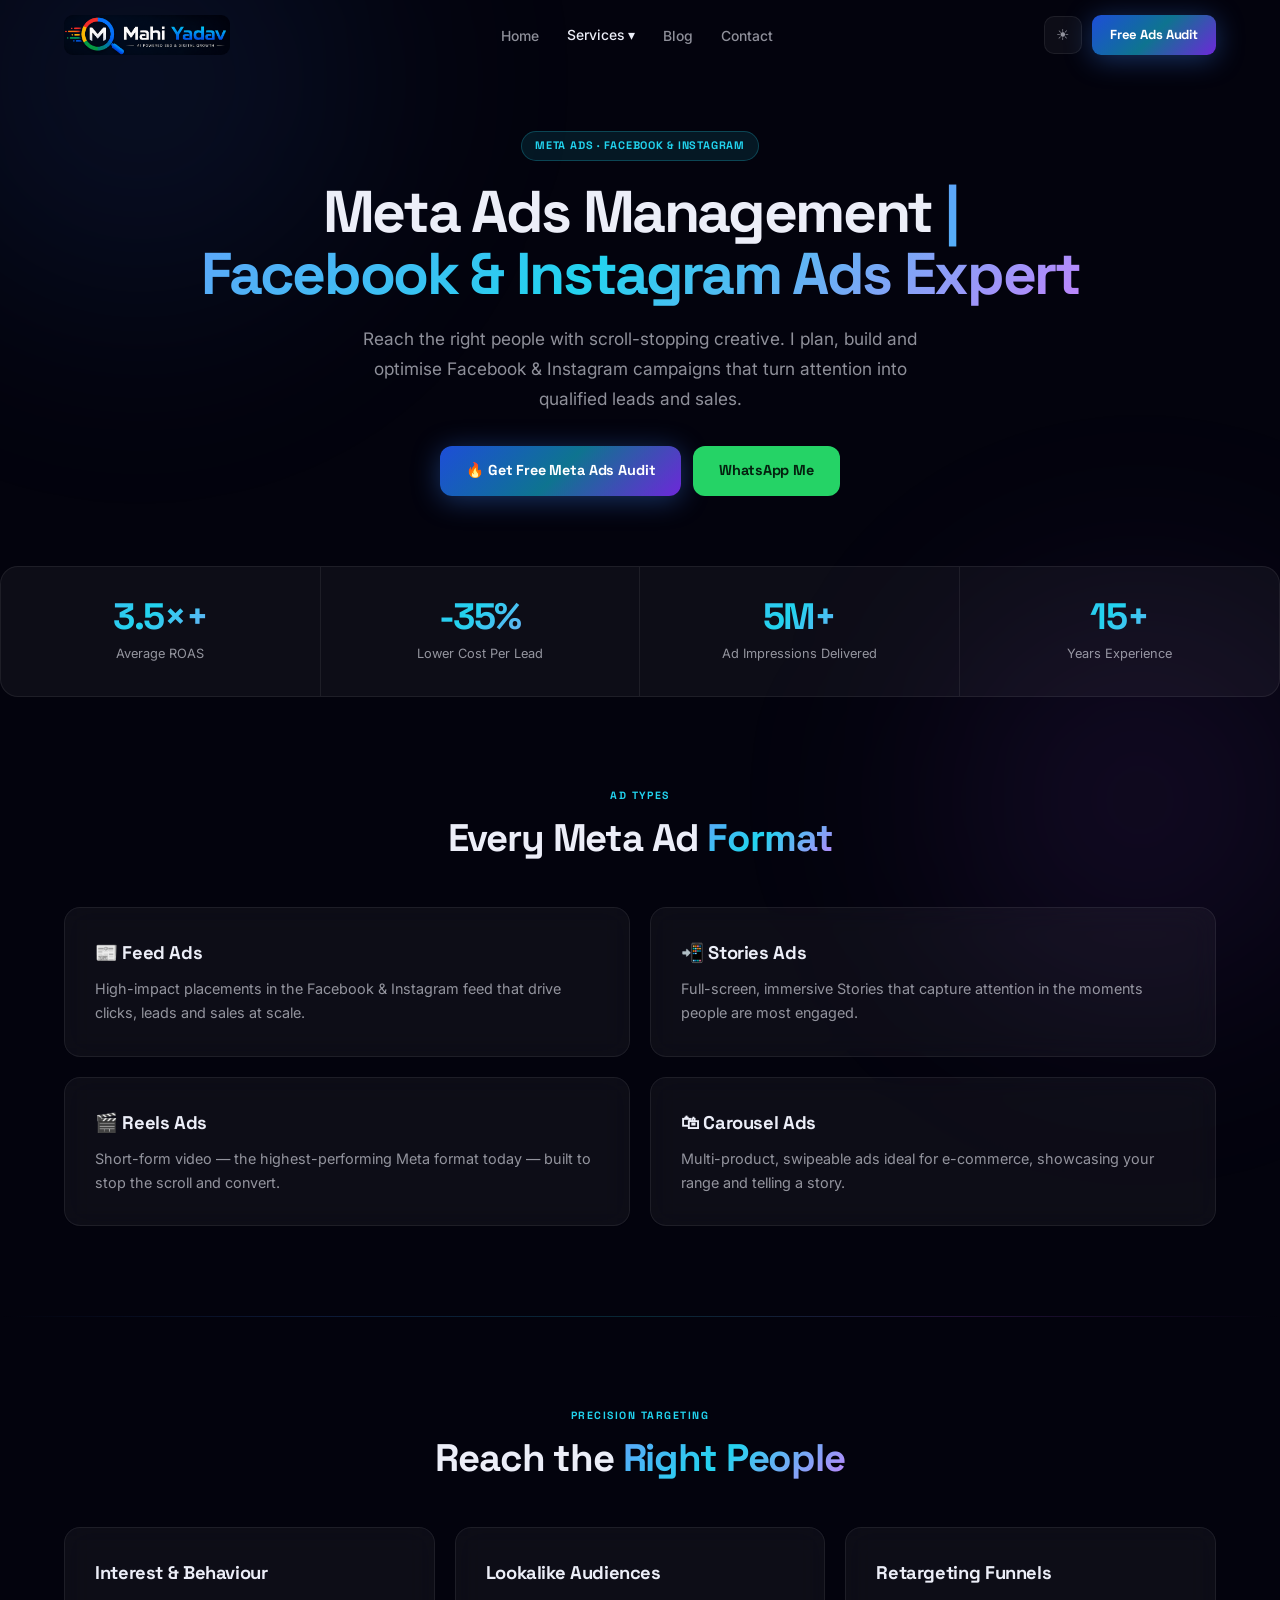
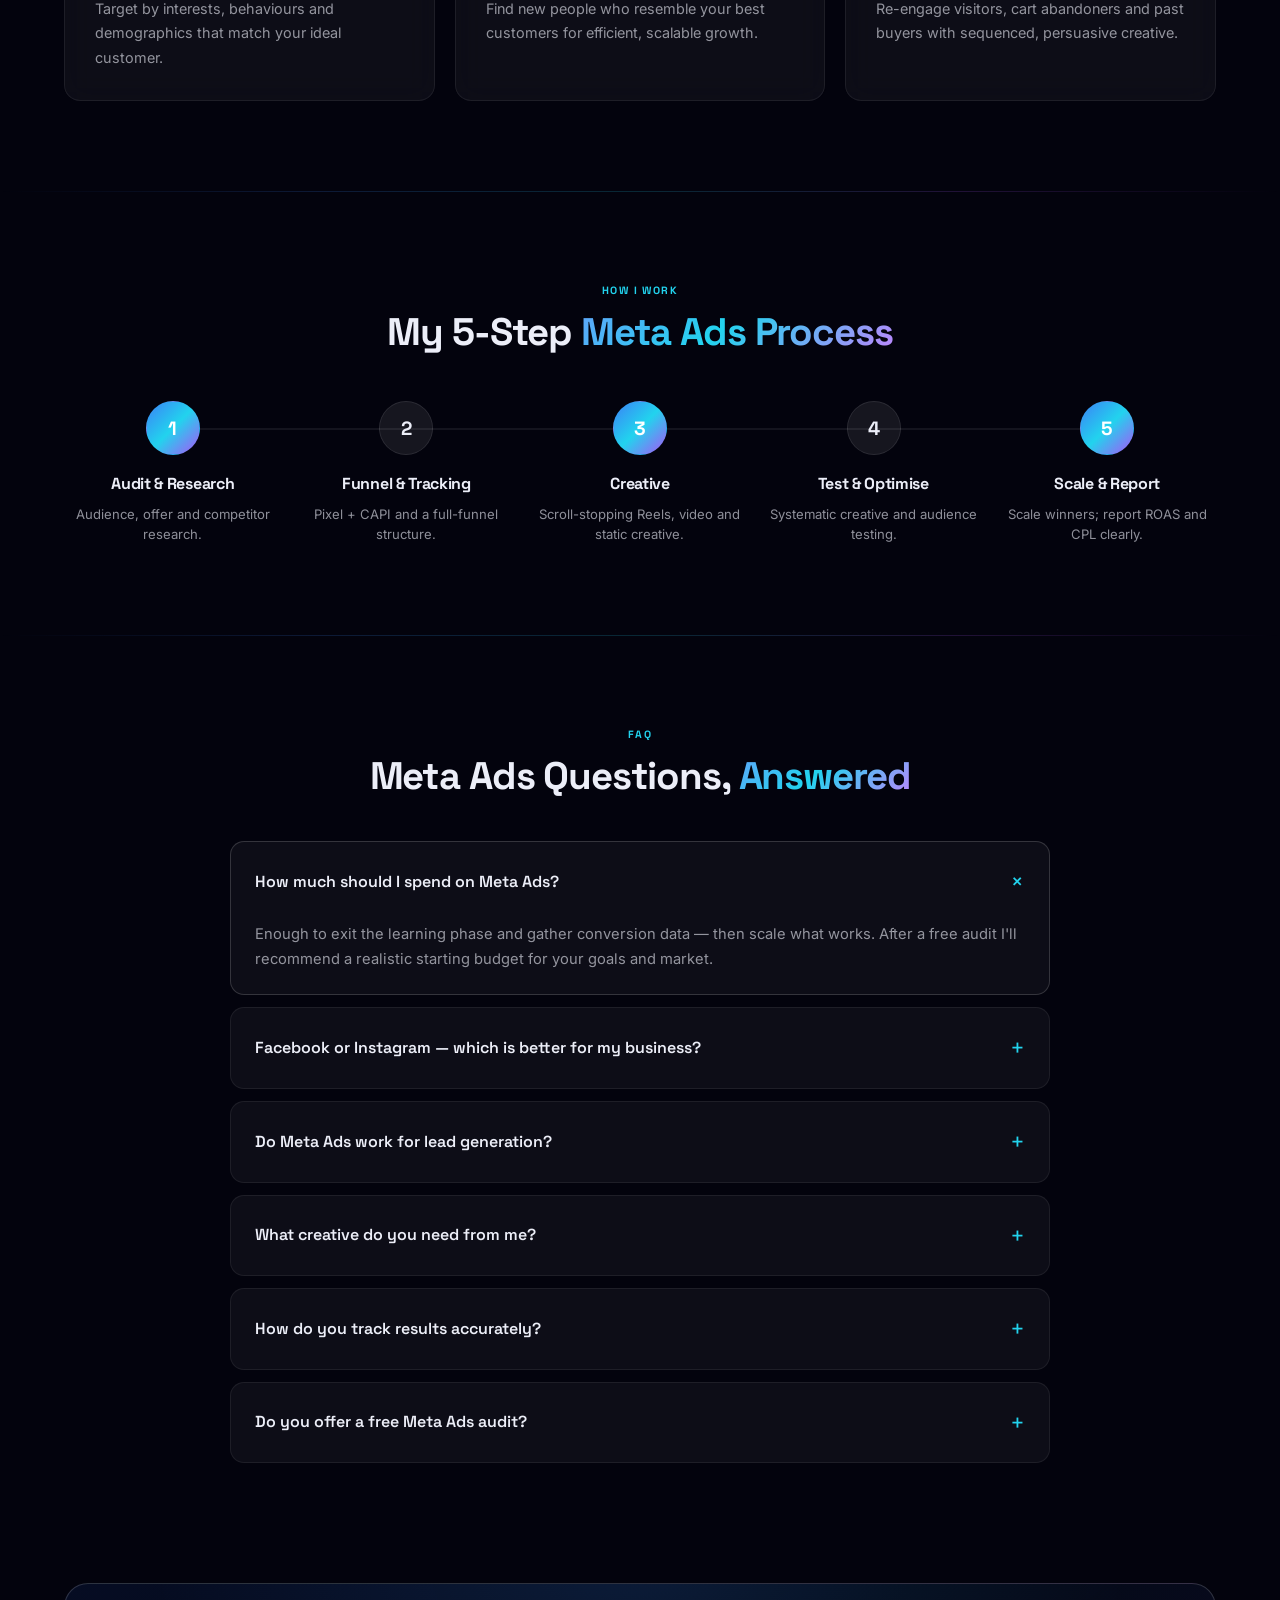
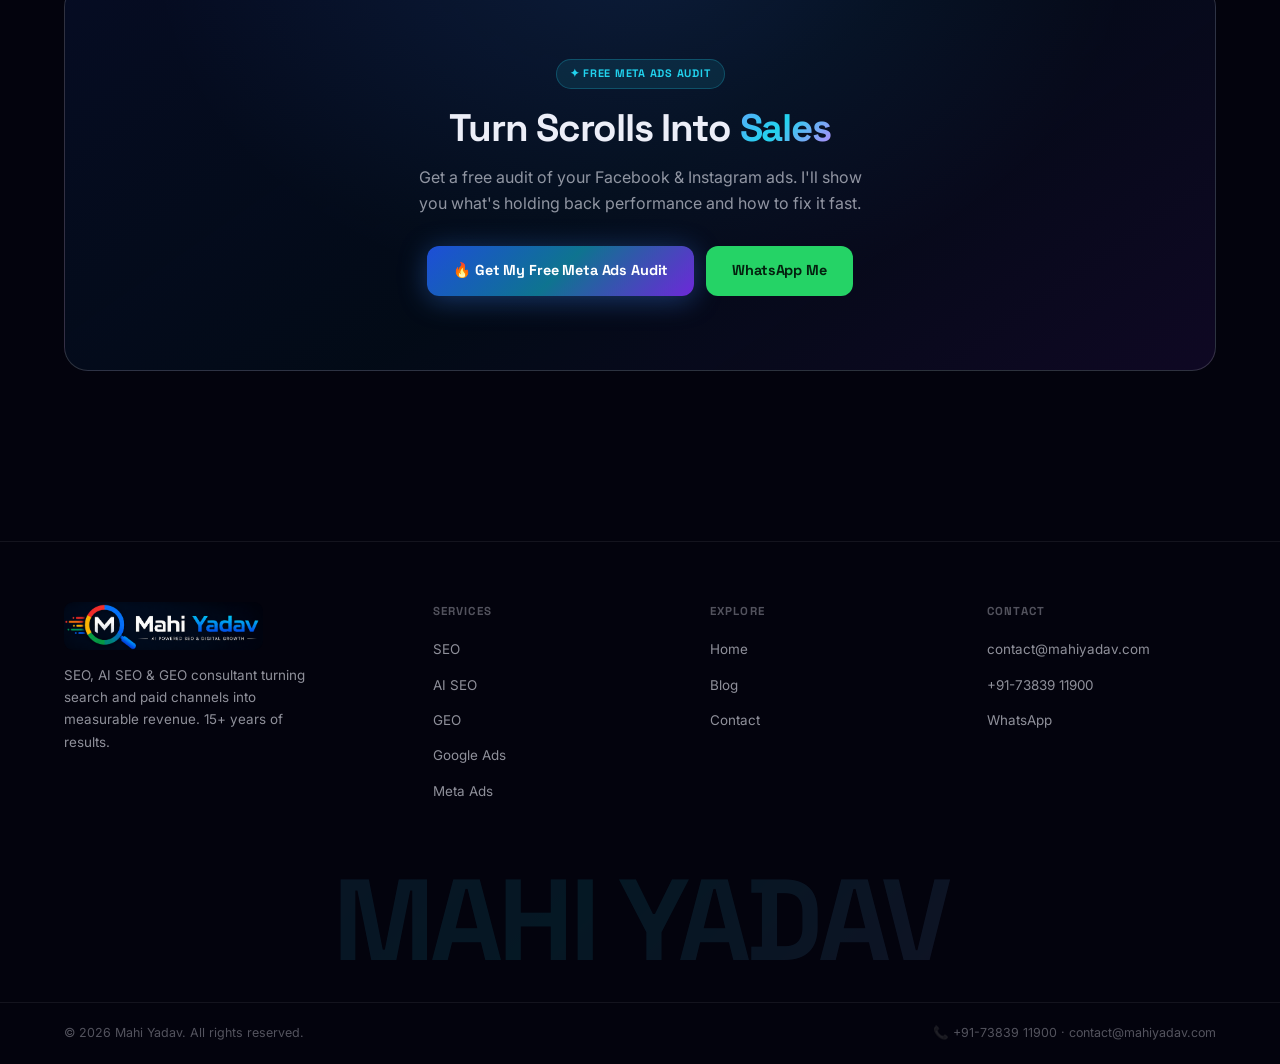
<file: services/meta-ads/index.html>
<!DOCTYPE html>
<html lang="en" data-theme="dark">
<head>
<meta charset="UTF-8">
<meta name="viewport" content="width=device-width, initial-scale=1.0">
<link rel="icon" type="image/png" href="../../assets/favicon.png">
<title>Meta Ads Management | Facebook & Instagram Ads Expert — Mahi Yadav</title>
<meta name="description" content="Meta Ads management by a Facebook & Instagram ads expert. Feed, Stories, Reels & Carousel ads with strong ROAS and lower CPL. 15+ years experience. Free audit.">
<meta name="keywords" content="Meta Ads, Facebook Ads expert, Instagram Ads management, Meta Ads consultant Vadodara, social media advertising, Mahi Yadav">
<link rel="canonical" href="https://mahiyadav.com/services/meta-ads/">
<meta property="og:type" content="website">
<meta property="og:url" content="https://mahiyadav.com/services/meta-ads/">
<meta property="og:title" content="Meta Ads Management | Facebook & Instagram Ads Expert">
<meta property="og:description" content="Feed, Stories, Reels & Carousel ads engineered for ROAS. 15+ years of profitable Meta advertising.">
<link rel="preconnect" href="https://fonts.googleapis.com">
<link href="https://fonts.googleapis.com/css2?family=Space+Grotesk:wght@400;500;600;700;800&family=Inter:wght@400;500;600&display=swap" rel="stylesheet">
<link rel="stylesheet" href="../../assets/site.css">
<script type="application/ld+json">
{
  "@context":"https://schema.org","@type":"Service","serviceType":"Meta Ads Management",
  "name":"Meta Ads Management Services","provider":{"@type":"Person","name":"Mahi Yadav","url":"https://mahiyadav.com/"},
  "areaServed":["Vadodara","Gujarat","India","Worldwide"],"url":"https://mahiyadav.com/services/meta-ads/",
  "description":"Facebook and Instagram ads management across Feed, Stories, Reels and Carousel with a focus on ROAS and lead quality."
}
</script>
<script type="application/ld+json">
{
  "@context":"https://schema.org","@type":"FAQPage","mainEntity":[
    {"@type":"Question","name":"How much should I spend on Meta Ads?","acceptedAnswer":{"@type":"Answer","text":"Enough to exit the learning phase and gather conversion data - then scale what works. After a free audit I'll recommend a realistic starting budget for your goals and market."}},
    {"@type":"Question","name":"Facebook or Instagram - which is better for my business?","acceptedAnswer":{"@type":"Answer","text":"Both run through Meta and the best mix depends on your audience and creative. I test placements across both and let performance data decide where your budget works hardest."}},
    {"@type":"Question","name":"Do Meta Ads work for lead generation?","acceptedAnswer":{"@type":"Answer","text":"Yes - extremely well when the funnel and creative are right. I build lead campaigns with strong targeting, compelling creative and proper tracking to keep cost per lead low and quality high."}},
    {"@type":"Question","name":"What creative do you need from me?","acceptedAnswer":{"@type":"Answer","text":"I guide the creative strategy and can work with your existing assets or a brief. Strong Meta creative - especially Reels and short video - is the single biggest lever on performance, so we invest there."}},
    {"@type":"Question","name":"How do you track results accurately?","acceptedAnswer":{"@type":"Answer","text":"I set up the Meta Pixel and Conversions API (CAPI) for reliable, privacy-resilient tracking, so attribution stays accurate even with browser and iOS restrictions."}},
    {"@type":"Question","name":"Do you offer a free Meta Ads audit?","acceptedAnswer":{"@type":"Answer","text":"Yes. I'll review your account or plan, spot wasted spend and creative opportunities, and show you the path to profitable Meta campaigns - free of charge."}}
  ]
}
</script>
</head>
<body>
<div class="amb a1"></div>
<div class="amb a2"></div>

<nav class="nav">
  <div class="nav-in">
    <a href="../../index.html" aria-label="Mahi Yadav home"><img src="../../assets/logo.png" alt="Mahi Yadav — SEO & Digital Marketing" class="logo-img"></a>
    <ul class="nav-links">
      <li><a href="../../index.html">Home</a></li>
      <li class="nav-dd"><a class="nav-dd-toggle on">Services ▾</a>
        <div class="nav-dd-menu">
          <a href="../seo/">SEO</a><a href="../ai-seo/">AI SEO</a><a href="../geo/">GEO</a><a href="../google-ads/">Google Ads</a><a href="../meta-ads/">Meta Ads</a>
        </div>
      </li>
      <li><a href="../../blog/">Blog</a></li>
      <li><a href="mailto:contact@mahiyadav.com">Contact</a></li>
    </ul>
    <div class="nav-r">
      <button class="ib" id="themeBtn" aria-label="Toggle theme">☀</button>
      <a class="btn btn-g btn-sm" href="mailto:contact@mahiyadav.com?subject=Free%20Meta%20Ads%20Audit">Free Ads Audit</a>
      <button class="ib hb" id="hb" aria-label="Menu"><span></span><span></span><span></span></button>
    </div>
  </div>
</nav>
<div class="mob-drawer" id="mobDrawer">
  <a href="../../index.html">Home</a><a href="../seo/">SEO</a><a href="../ai-seo/">AI SEO</a><a href="../geo/">GEO</a><a href="../google-ads/">Google Ads</a><a href="../meta-ads/">Meta Ads</a><a href="../../blog/">Blog</a><a href="mailto:contact@mahiyadav.com">Contact</a>
</div>

<main>
  <header class="phero">
    <span class="badge">Meta Ads · Facebook &amp; Instagram</span>
    <h1>Meta Ads Management <span class="gt">| Facebook &amp; Instagram Ads Expert</span></h1>
    <p class="lead">Reach the right people with scroll-stopping creative. I plan, build and optimise Facebook &amp; Instagram campaigns that turn attention into qualified leads and sales.</p>
    <div class="phero-btns">
      <a class="btn btn-g btn-pulse" href="mailto:contact@mahiyadav.com?subject=Free%20Meta%20Ads%20Audit">🔥 Get Free Meta Ads Audit</a>
      <a class="btn btn-wa" href="https://wa.me/919999999999" target="_blank" rel="noopener">WhatsApp Me</a>
    </div>
  </header>

  <div class="stats-bar">
    <div class="stat-c"><span class="stat-v">3.5×+</span><div class="stat-l">Average ROAS</div></div>
    <div class="stat-c"><span class="stat-v">-35%</span><div class="stat-l">Lower Cost Per Lead</div></div>
    <div class="stat-c"><span class="stat-v">5M+</span><div class="stat-l">Ad Impressions Delivered</div></div>
    <div class="stat-c"><span class="stat-v">15+</span><div class="stat-l">Years Experience</div></div>
  </div>

  <section class="sec">
    <div style="text-align:center;max-width:620px;margin:0 auto">
      <div class="stag">Ad Types</div>
      <h2>Every Meta Ad <span class="gt">Format</span></h2>
    </div>
    <div class="grid-2">
      <div class="card feat-card"><h3>📰 Feed Ads</h3><p style="margin-top:8px">High-impact placements in the Facebook &amp; Instagram feed that drive clicks, leads and sales at scale.</p></div>
      <div class="card feat-card"><h3>📲 Stories Ads</h3><p style="margin-top:8px">Full-screen, immersive Stories that capture attention in the moments people are most engaged.</p></div>
      <div class="card feat-card"><h3>🎬 Reels Ads</h3><p style="margin-top:8px">Short-form video — the highest-performing Meta format today — built to stop the scroll and convert.</p></div>
      <div class="card feat-card"><h3>🛍 Carousel Ads</h3><p style="margin-top:8px">Multi-product, swipeable ads ideal for e-commerce, showcasing your range and telling a story.</p></div>
    </div>
  </section>

  <div class="gsep"></div>

  <section class="sec">
    <div style="text-align:center;max-width:620px;margin:0 auto">
      <div class="stag">Precision Targeting</div>
      <h2>Reach the <span class="gt">Right People</span></h2>
    </div>
    <div class="grid-3">
      <div class="card feat-card"><h3>Interest &amp; Behaviour</h3><p style="margin-top:8px">Target by interests, behaviours and demographics that match your ideal customer.</p></div>
      <div class="card feat-card"><h3>Lookalike Audiences</h3><p style="margin-top:8px">Find new people who resemble your best customers for efficient, scalable growth.</p></div>
      <div class="card feat-card"><h3>Retargeting Funnels</h3><p style="margin-top:8px">Re-engage visitors, cart abandoners and past buyers with sequenced, persuasive creative.</p></div>
    </div>
  </section>

  <div class="gsep"></div>

  <section class="sec">
    <div style="text-align:center;max-width:620px;margin:0 auto">
      <div class="stag">How I Work</div>
      <h2>My 5-Step <span class="gt">Meta Ads Process</span></h2>
    </div>
    <div class="process">
      <div class="proc-step"><div class="proc-num">1</div><h3>Audit &amp; Research</h3><p>Audience, offer and competitor research.</p></div>
      <div class="proc-step"><div class="proc-num">2</div><h3>Funnel &amp; Tracking</h3><p>Pixel + CAPI and a full-funnel structure.</p></div>
      <div class="proc-step"><div class="proc-num">3</div><h3>Creative</h3><p>Scroll-stopping Reels, video and static creative.</p></div>
      <div class="proc-step"><div class="proc-num">4</div><h3>Test &amp; Optimise</h3><p>Systematic creative and audience testing.</p></div>
      <div class="proc-step"><div class="proc-num">5</div><h3>Scale &amp; Report</h3><p>Scale winners; report ROAS and CPL clearly.</p></div>
    </div>
  </section>

  <div class="gsep"></div>

  <section class="sec">
    <div style="text-align:center"><div class="stag">FAQ</div><h2>Meta Ads Questions, <span class="gt">Answered</span></h2></div>
    <div class="faq-list">
      <details open><summary>How much should I spend on Meta Ads?</summary><div class="faq-a">Enough to exit the learning phase and gather conversion data — then scale what works. After a free audit I'll recommend a realistic starting budget for your goals and market.</div></details>
      <details><summary>Facebook or Instagram — which is better for my business?</summary><div class="faq-a">Both run through Meta and the best mix depends on your audience and creative. I test placements across both and let performance data decide where your budget works hardest.</div></details>
      <details><summary>Do Meta Ads work for lead generation?</summary><div class="faq-a">Yes — extremely well when the funnel and creative are right. I build lead campaigns with strong targeting, compelling creative and proper tracking to keep cost per lead low and quality high.</div></details>
      <details><summary>What creative do you need from me?</summary><div class="faq-a">I guide the creative strategy and can work with your existing assets or a brief. Strong Meta creative — especially Reels and short video — is the biggest lever on performance, so we invest there.</div></details>
      <details><summary>How do you track results accurately?</summary><div class="faq-a">I set up the Meta Pixel and Conversions API (CAPI) for reliable, privacy-resilient tracking, so attribution stays accurate even with browser and iOS restrictions.</div></details>
      <details><summary>Do you offer a free Meta Ads audit?</summary><div class="faq-a">Yes. I'll review your account or plan, spot wasted spend and creative opportunities, and show you the path to profitable Meta campaigns — free of charge.</div></details>
    </div>
  </section>

  <section class="sec" style="padding-top:30px">
    <div class="cta-band">
      <span class="badge" style="margin-bottom:18px">✦ Free Meta Ads Audit</span>
      <h2>Turn Scrolls Into <span class="gt">Sales</span></h2>
      <p>Get a free audit of your Facebook &amp; Instagram ads. I'll show you what's holding back performance and how to fix it fast.</p>
      <div class="phero-btns">
        <a class="btn btn-g btn-pulse" href="mailto:contact@mahiyadav.com?subject=Free%20Meta%20Ads%20Audit">🔥 Get My Free Meta Ads Audit</a>
        <a class="btn btn-wa" href="https://wa.me/919999999999" target="_blank" rel="noopener">WhatsApp Me</a>
      </div>
    </div>
  </section>
</main>

<footer class="ft">
  <div class="ft-main">
    <div>
      <a href="../../index.html"><img src="../../assets/logo.png" alt="Mahi Yadav" class="logo-img" style="height:48px"></a>
      <p class="ft-tag">SEO, AI SEO &amp; GEO consultant turning search and paid channels into measurable revenue. 15+ years of results.</p>
    </div>
    <div class="ft-col"><h4>Services</h4><ul>
      <li><a href="../seo/">SEO</a></li><li><a href="../ai-seo/">AI SEO</a></li><li><a href="../geo/">GEO</a></li><li><a href="../google-ads/">Google Ads</a></li><li><a href="../meta-ads/">Meta Ads</a></li>
    </ul></div>
    <div class="ft-col"><h4>Explore</h4><ul>
      <li><a href="../../index.html">Home</a></li><li><a href="../../blog/">Blog</a></li><li><a href="mailto:contact@mahiyadav.com">Contact</a></li>
    </ul></div>
    <div class="ft-col"><h4>Contact</h4><ul>
      <li><a href="mailto:contact@mahiyadav.com">contact@mahiyadav.com</a></li><li><a href="tel:+917383911900">+91-73839 11900</a></li><li><a href="https://wa.me/919999999999" target="_blank" rel="noopener">WhatsApp</a></li>
    </ul></div>
  </div>
  <div class="ft-big">MAHI YADAV</div>
  <div class="ft-bot">
    <span class="ft-copy">© 2026 Mahi Yadav. All rights reserved.</span>
    <span class="ft-copy">📞 +91-73839 11900 · contact@mahiyadav.com</span>
  </div>
</footer>
<script src="../../assets/site.js"></script>
</body>
</html>
</file>
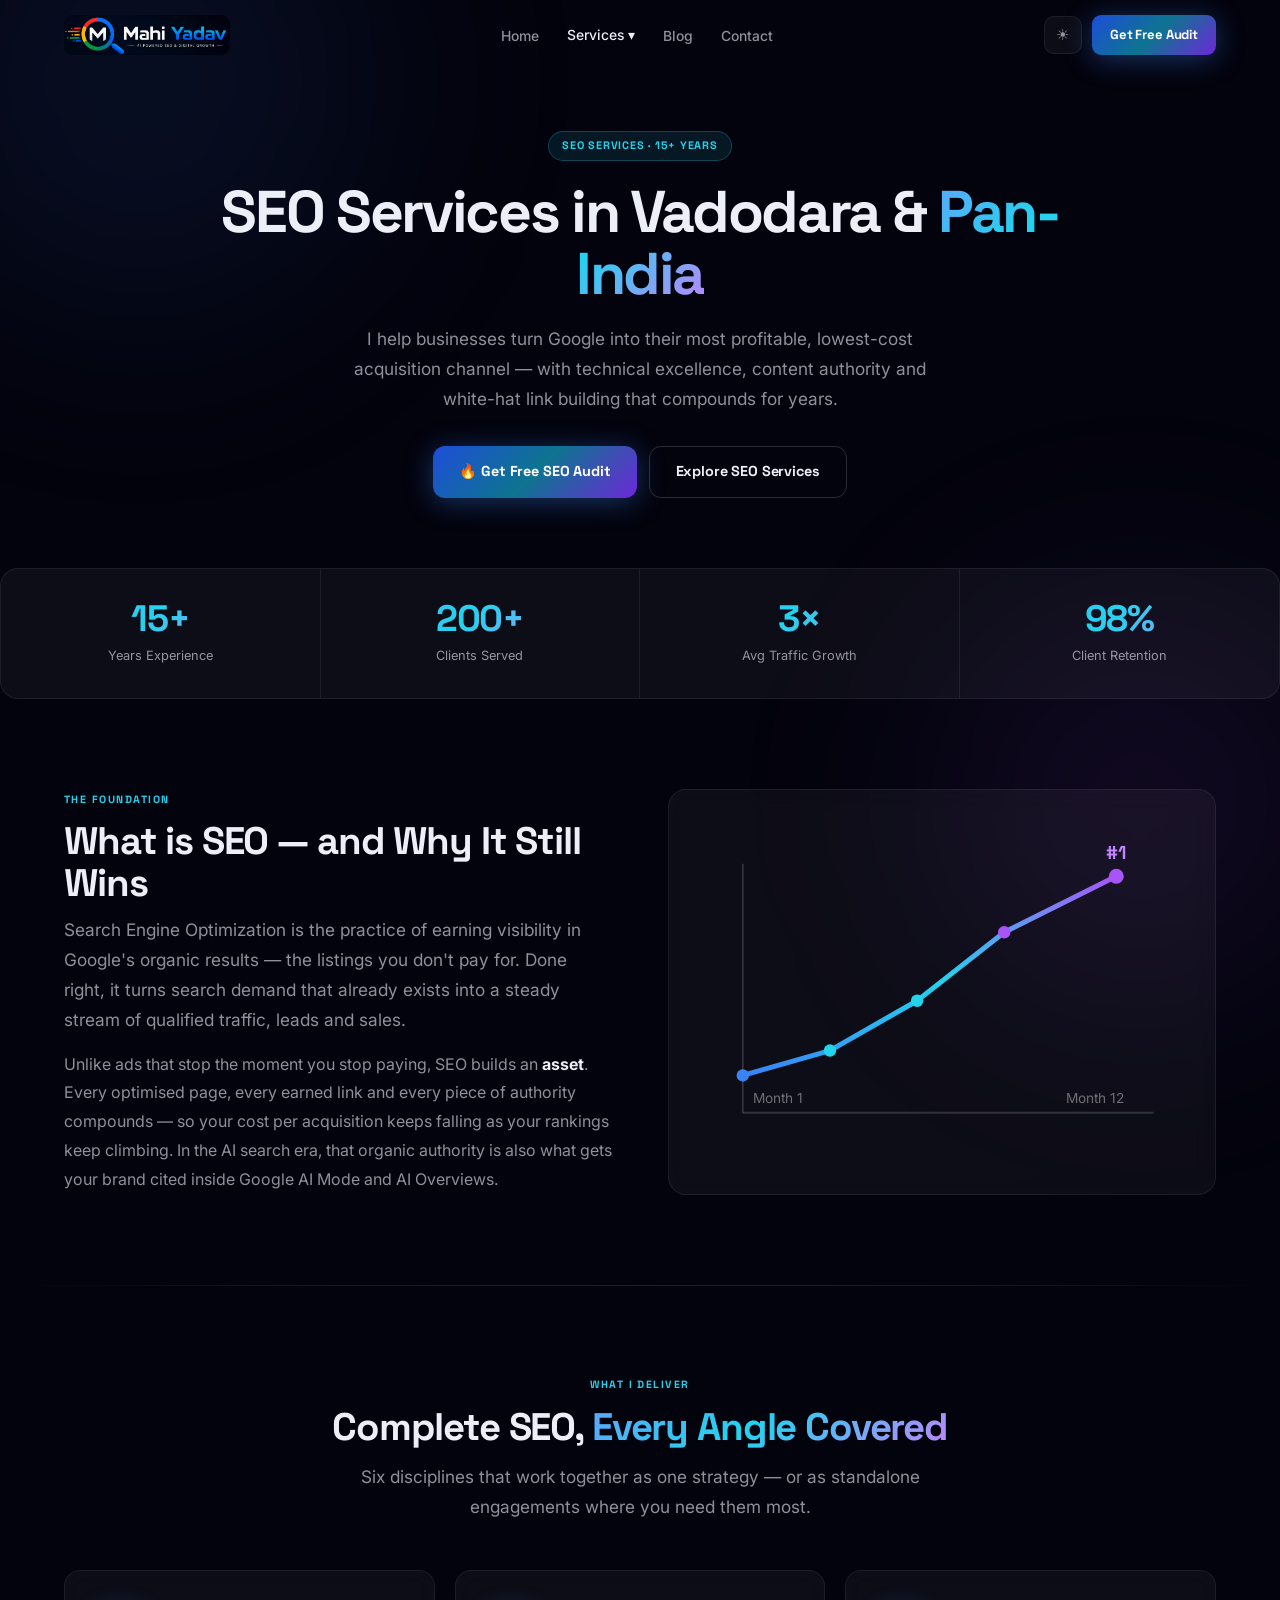
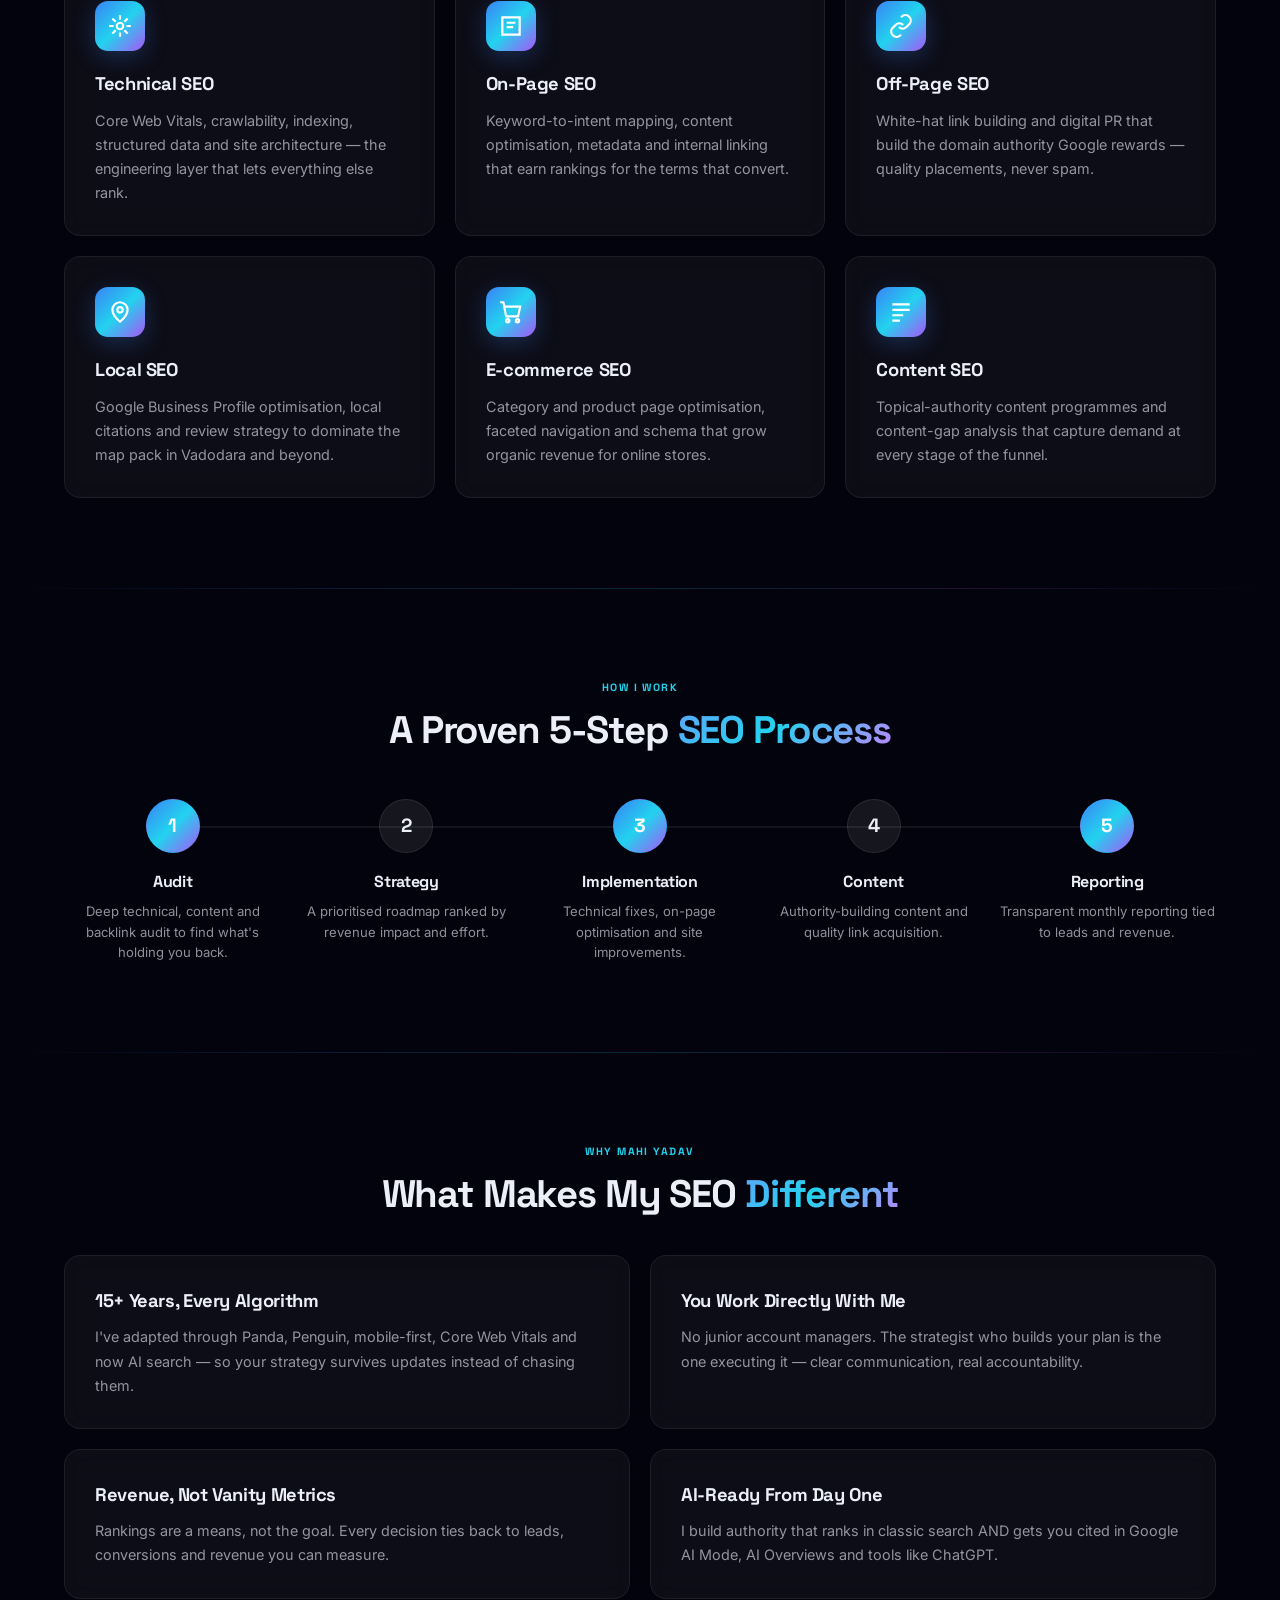
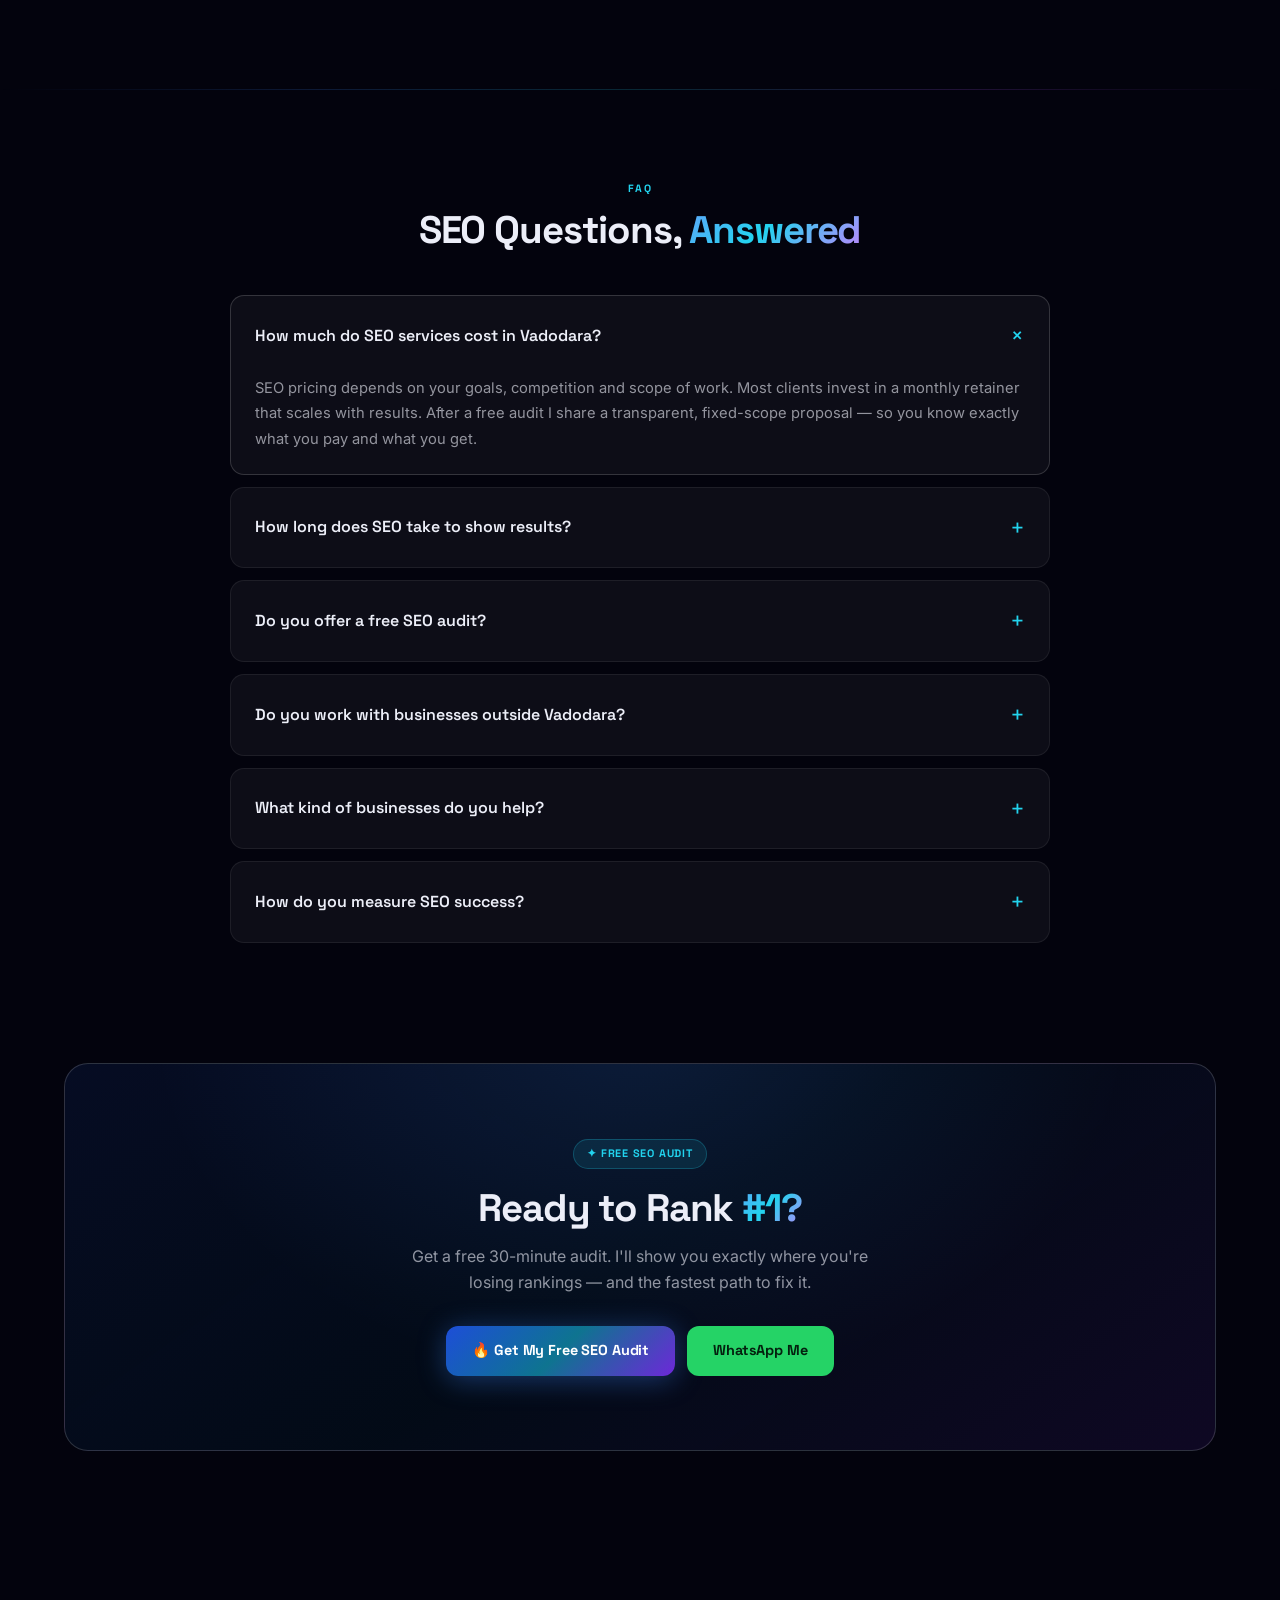
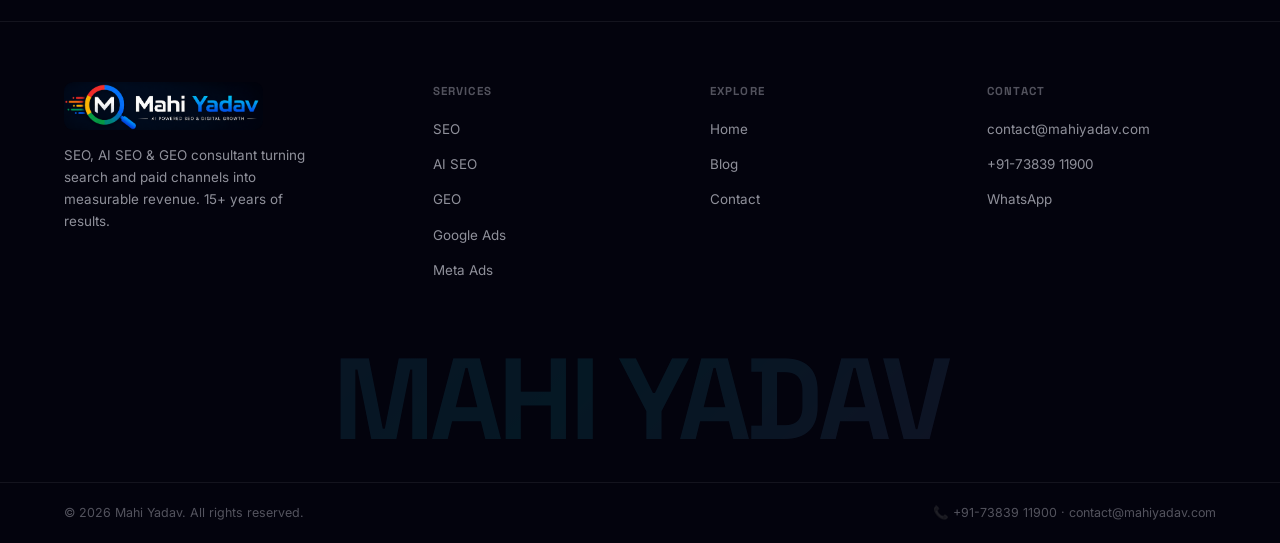
<file: services/seo/index.html>
<!DOCTYPE html>
<html lang="en" data-theme="dark">
<head>
<meta charset="UTF-8">
<meta name="viewport" content="width=device-width, initial-scale=1.0">
<link rel="icon" type="image/png" href="../../assets/favicon.png">
<title>SEO Services in Vadodara | Expert SEO Consultant — Mahi Yadav</title>
<meta name="description" content="Expert SEO services in Vadodara & pan-India by Mahi Yadav. Technical, on-page, off-page, local & e-commerce SEO. 15+ years driving 3x organic growth. Free audit.">
<meta name="keywords" content="SEO services Vadodara, SEO consultant Gujarat, technical SEO, local SEO, ecommerce SEO, on-page SEO, off-page SEO, Mahi Yadav">
<link rel="canonical" href="https://mahiyadav.com/services/seo/">
<meta property="og:type" content="website">
<meta property="og:url" content="https://mahiyadav.com/services/seo/">
<meta property="og:title" content="SEO Services in Vadodara | Expert SEO Consultant">
<meta property="og:description" content="Technical, on-page, off-page, local & e-commerce SEO. 15+ years driving measurable organic growth across India.">
<link rel="preconnect" href="https://fonts.googleapis.com">
<link href="https://fonts.googleapis.com/css2?family=Space+Grotesk:wght@400;500;600;700;800&family=Inter:wght@400;500;600&display=swap" rel="stylesheet">
<link rel="stylesheet" href="../../assets/site.css">
<script type="application/ld+json">
{
  "@context": "https://schema.org",
  "@type": "Service",
  "serviceType": "Search Engine Optimization",
  "name": "SEO Services",
  "provider": {"@type":"Person","name":"Mahi Yadav","url":"https://mahiyadav.com/"},
  "areaServed": ["Vadodara","Gujarat","India","Worldwide"],
  "url": "https://mahiyadav.com/services/seo/",
  "description": "Technical, on-page, off-page, local and e-commerce SEO services delivering measurable organic growth.",
  "offers": {"@type":"Offer","priceCurrency":"INR","availability":"https://schema.org/InStock"}
}
</script>
<script type="application/ld+json">
{
  "@context": "https://schema.org",
  "@type": "FAQPage",
  "mainEntity": [
    {"@type":"Question","name":"How much do SEO services cost in Vadodara?","acceptedAnswer":{"@type":"Answer","text":"SEO pricing depends on your goals, competition and the scope of work. Most clients invest in a monthly retainer that scales with results. After a free audit I share a transparent, fixed-scope proposal so you know exactly what you pay and what you get."}},
    {"@type":"Question","name":"How long does SEO take to show results?","acceptedAnswer":{"@type":"Answer","text":"Most clients see early movement within 2-3 months and meaningful, revenue-driving results within 4-6 months. SEO compounds over time, so the returns keep growing long after the work is done."}},
    {"@type":"Question","name":"Do you offer a free SEO audit?","acceptedAnswer":{"@type":"Answer","text":"Yes. Every new enquiry includes a free 30-minute audit where I review your site live, benchmark competitors and identify your top 3 growth opportunities with zero obligation."}},
    {"@type":"Question","name":"Do you work with businesses outside Vadodara?","acceptedAnswer":{"@type":"Answer","text":"Absolutely. I work with clients pan-India and globally. SEO is location-independent and I regularly help brands rank in markets across India and abroad."}},
    {"@type":"Question","name":"What kind of businesses do you help?","acceptedAnswer":{"@type":"Answer","text":"E-commerce, real estate, SaaS, healthcare, matrimonial and local service businesses - any organisation where ranking higher on Google directly drives revenue."}},
    {"@type":"Question","name":"How do you measure SEO success?","acceptedAnswer":{"@type":"Answer","text":"By business outcomes, not vanity metrics. I track keyword rankings, qualified organic traffic, leads, conversions and revenue, reported transparently every month."}}
  ]
}
</script>
</head>
<body>
<div class="amb a1"></div>
<div class="amb a2"></div>

<nav class="nav">
  <div class="nav-in">
    <a href="../../index.html" aria-label="Mahi Yadav home"><img src="../../assets/logo.png" alt="Mahi Yadav — SEO & Digital Marketing" class="logo-img"></a>
    <ul class="nav-links">
      <li><a href="../../index.html">Home</a></li>
      <li class="nav-dd">
        <a class="nav-dd-toggle on">Services ▾</a>
        <div class="nav-dd-menu">
          <a href="../seo/">SEO</a>
          <a href="../ai-seo/">AI SEO</a>
          <a href="../geo/">GEO</a>
          <a href="../google-ads/">Google Ads</a>
          <a href="../meta-ads/">Meta Ads</a>
        </div>
      </li>
      <li><a href="../../blog/">Blog</a></li>
      <li><a href="mailto:contact@mahiyadav.com">Contact</a></li>
    </ul>
    <div class="nav-r">
      <button class="ib" id="themeBtn" aria-label="Toggle theme">☀</button>
      <a class="btn btn-g btn-sm" href="mailto:contact@mahiyadav.com?subject=Free%20SEO%20Audit%20Request">Get Free Audit</a>
      <button class="ib hb" id="hb" aria-label="Menu"><span></span><span></span><span></span></button>
    </div>
  </div>
</nav>
<div class="mob-drawer" id="mobDrawer">
  <a href="../../index.html">Home</a>
  <a href="../seo/">SEO</a>
  <a href="../ai-seo/">AI SEO</a>
  <a href="../geo/">GEO</a>
  <a href="../google-ads/">Google Ads</a>
  <a href="../meta-ads/">Meta Ads</a>
  <a href="../../blog/">Blog</a>
  <a href="mailto:contact@mahiyadav.com">Contact</a>
</div>

<main>
  <!-- HERO -->
  <header class="phero">
    <span class="badge">SEO Services · 15+ Years</span>
    <h1>SEO Services in Vadodara &amp; <span class="gt">Pan-India</span></h1>
    <p class="lead">I help businesses turn Google into their most profitable, lowest-cost acquisition channel — with technical excellence, content authority and white-hat link building that compounds for years.</p>
    <div class="phero-btns">
      <a class="btn btn-g btn-pulse" href="mailto:contact@mahiyadav.com?subject=Free%20SEO%20Audit%20Request">🔥 Get Free SEO Audit</a>
      <a class="btn btn-o" href="#services">Explore SEO Services</a>
    </div>
  </header>

  <!-- STATS -->
  <div class="stats-bar">
    <div class="stat-c"><span class="stat-v">15+</span><div class="stat-l">Years Experience</div></div>
    <div class="stat-c"><span class="stat-v">200+</span><div class="stat-l">Clients Served</div></div>
    <div class="stat-c"><span class="stat-v">3×</span><div class="stat-l">Avg Traffic Growth</div></div>
    <div class="stat-c"><span class="stat-v">98%</span><div class="stat-l">Client Retention</div></div>
  </div>

  <!-- WHAT IS SEO -->
  <section class="sec">
    <div class="two-col">
      <div>
        <div class="stag">The Foundation</div>
        <h2>What is SEO — and Why It Still Wins</h2>
        <p class="lead">Search Engine Optimization is the practice of earning visibility in Google's organic results — the listings you don't pay for. Done right, it turns search demand that already exists into a steady stream of qualified traffic, leads and sales.</p>
        <p style="margin-top:14px;line-height:1.8">Unlike ads that stop the moment you stop paying, SEO builds an <strong style="color:var(--txt)">asset</strong>. Every optimised page, every earned link and every piece of authority compounds — so your cost per acquisition keeps falling as your rankings keep climbing. In the AI search era, that organic authority is also what gets your brand cited inside Google AI Mode and AI Overviews.</p>
      </div>
      <div class="svg-ill">
        <svg viewBox="0 0 400 280" role="img" aria-label="SEO growth chart illustration">
          <defs>
            <linearGradient id="sg" x1="0" y1="1" x2="1" y2="0"><stop offset="0%" stop-color="#3B82F6"/><stop offset="50%" stop-color="#22D3EE"/><stop offset="100%" stop-color="#A855F7"/></linearGradient>
          </defs>
          <line x1="40" y1="240" x2="370" y2="240" stroke="rgba(255,255,255,.15)" stroke-width="1.5"/>
          <line x1="40" y1="40" x2="40" y2="240" stroke="rgba(255,255,255,.15)" stroke-width="1.5"/>
          <polyline points="40,210 110,190 180,150 250,95 340,50" fill="none" stroke="url(#sg)" stroke-width="4" stroke-linecap="round" stroke-linejoin="round"/>
          <circle cx="40" cy="210" r="5" fill="#3B82F6"/><circle cx="110" cy="190" r="5" fill="#22D3EE"/><circle cx="180" cy="150" r="5" fill="#22D3EE"/><circle cx="250" cy="95" r="5" fill="#A855F7"/><circle cx="340" cy="50" r="6" fill="#A855F7"/>
          <text x="332" y="36" fill="#C084FC" font-family="Space Grotesk" font-size="15" font-weight="700">#1</text>
          <text x="48" y="232" fill="rgba(255,255,255,.4)" font-family="Inter" font-size="11">Month 1</text>
          <text x="300" y="232" fill="rgba(255,255,255,.4)" font-family="Inter" font-size="11">Month 12</text>
        </svg>
      </div>
    </div>
  </section>

  <div class="gsep"></div>

  <!-- SERVICES GRID -->
  <section class="sec" id="services">
    <div style="text-align:center;max-width:620px;margin:0 auto">
      <div class="stag">What I Deliver</div>
      <h2>Complete SEO, <span class="gt">Every Angle Covered</span></h2>
      <p class="lead" style="margin:14px auto 0">Six disciplines that work together as one strategy — or as standalone engagements where you need them most.</p>
    </div>
    <div class="grid-3">
      <article class="card card-hov feat-card">
        <div class="feat-ico"><svg viewBox="0 0 24 24"><path d="M12 2v4M12 18v4M2 12h4M18 12h4M5 5l3 3M16 16l3 3M19 5l-3 3M8 16l-3 3"/><circle cx="12" cy="12" r="3"/></svg></div>
        <h3>Technical SEO</h3>
        <p>Core Web Vitals, crawlability, indexing, structured data and site architecture — the engineering layer that lets everything else rank.</p>
      </article>
      <article class="card card-hov feat-card">
        <div class="feat-ico"><svg viewBox="0 0 24 24"><path d="M4 4h16v16H4z"/><path d="M8 9h8M8 13h6"/></svg></div>
        <h3>On-Page SEO</h3>
        <p>Keyword-to-intent mapping, content optimisation, metadata and internal linking that earn rankings for the terms that convert.</p>
      </article>
      <article class="card card-hov feat-card">
        <div class="feat-ico"><svg viewBox="0 0 24 24"><path d="M10 13a5 5 0 0 0 7 0l3-3a5 5 0 0 0-7-7l-1 1"/><path d="M14 11a5 5 0 0 0-7 0l-3 3a5 5 0 0 0 7 7l1-1"/></svg></div>
        <h3>Off-Page SEO</h3>
        <p>White-hat link building and digital PR that build the domain authority Google rewards — quality placements, never spam.</p>
      </article>
      <article class="card card-hov feat-card">
        <div class="feat-ico"><svg viewBox="0 0 24 24"><path d="M12 21s-7-5.7-7-11a7 7 0 0 1 14 0c0 5.3-7 11-7 11z"/><circle cx="12" cy="10" r="2.5"/></svg></div>
        <h3>Local SEO</h3>
        <p>Google Business Profile optimisation, local citations and review strategy to dominate the map pack in Vadodara and beyond.</p>
      </article>
      <article class="card card-hov feat-card">
        <div class="feat-ico"><svg viewBox="0 0 24 24"><circle cx="9" cy="20" r="1.5"/><circle cx="18" cy="20" r="1.5"/><path d="M2 3h3l2.5 13h11l2-9H6"/></svg></div>
        <h3>E-commerce SEO</h3>
        <p>Category and product page optimisation, faceted navigation and schema that grow organic revenue for online stores.</p>
      </article>
      <article class="card card-hov feat-card">
        <div class="feat-ico"><svg viewBox="0 0 24 24"><path d="M4 5h16M4 10h16M4 15h10M4 20h7"/></svg></div>
        <h3>Content SEO</h3>
        <p>Topical-authority content programmes and content-gap analysis that capture demand at every stage of the funnel.</p>
      </article>
    </div>
  </section>

  <div class="gsep"></div>

  <!-- PROCESS -->
  <section class="sec">
    <div style="text-align:center;max-width:620px;margin:0 auto">
      <div class="stag">How I Work</div>
      <h2>A Proven 5-Step <span class="gt">SEO Process</span></h2>
    </div>
    <div class="process">
      <div class="proc-step"><div class="proc-num">1</div><h3>Audit</h3><p>Deep technical, content and backlink audit to find what's holding you back.</p></div>
      <div class="proc-step"><div class="proc-num">2</div><h3>Strategy</h3><p>A prioritised roadmap ranked by revenue impact and effort.</p></div>
      <div class="proc-step"><div class="proc-num">3</div><h3>Implementation</h3><p>Technical fixes, on-page optimisation and site improvements.</p></div>
      <div class="proc-step"><div class="proc-num">4</div><h3>Content</h3><p>Authority-building content and quality link acquisition.</p></div>
      <div class="proc-step"><div class="proc-num">5</div><h3>Reporting</h3><p>Transparent monthly reporting tied to leads and revenue.</p></div>
    </div>
  </section>

  <div class="gsep"></div>

  <!-- WHY CHOOSE -->
  <section class="sec">
    <div style="text-align:center;max-width:620px;margin:0 auto">
      <div class="stag">Why Mahi Yadav</div>
      <h2>What Makes My SEO <span class="gt">Different</span></h2>
    </div>
    <div class="grid-2" style="margin-top:40px">
      <div class="card feat-card"><h3>15+ Years, Every Algorithm</h3><p style="margin-top:8px">I've adapted through Panda, Penguin, mobile-first, Core Web Vitals and now AI search — so your strategy survives updates instead of chasing them.</p></div>
      <div class="card feat-card"><h3>You Work Directly With Me</h3><p style="margin-top:8px">No junior account managers. The strategist who builds your plan is the one executing it — clear communication, real accountability.</p></div>
      <div class="card feat-card"><h3>Revenue, Not Vanity Metrics</h3><p style="margin-top:8px">Rankings are a means, not the goal. Every decision ties back to leads, conversions and revenue you can measure.</p></div>
      <div class="card feat-card"><h3>AI-Ready From Day One</h3><p style="margin-top:8px">I build authority that ranks in classic search AND gets you cited in Google AI Mode, AI Overviews and tools like ChatGPT.</p></div>
    </div>
  </section>

  <div class="gsep"></div>

  <!-- FAQ -->
  <section class="sec">
    <div style="text-align:center">
      <div class="stag">FAQ</div>
      <h2>SEO Questions, <span class="gt">Answered</span></h2>
    </div>
    <div class="faq-list">
      <details open><summary>How much do SEO services cost in Vadodara?</summary><div class="faq-a">SEO pricing depends on your goals, competition and scope of work. Most clients invest in a monthly retainer that scales with results. After a free audit I share a transparent, fixed-scope proposal — so you know exactly what you pay and what you get.</div></details>
      <details><summary>How long does SEO take to show results?</summary><div class="faq-a">Most clients see early movement within 2–3 months and meaningful, revenue-driving results within 4–6 months. SEO compounds, so returns keep growing long after the work is done.</div></details>
      <details><summary>Do you offer a free SEO audit?</summary><div class="faq-a">Yes. Every new enquiry includes a free 30-minute audit where I review your site live, benchmark competitors and identify your top 3 growth opportunities — with zero obligation.</div></details>
      <details><summary>Do you work with businesses outside Vadodara?</summary><div class="faq-a">Absolutely. I work with clients pan-India and globally. SEO is location-independent and I regularly help brands rank across India and abroad.</div></details>
      <details><summary>What kind of businesses do you help?</summary><div class="faq-a">E-commerce, real estate, SaaS, healthcare, matrimonial and local service businesses — any organisation where ranking higher on Google directly drives revenue.</div></details>
      <details><summary>How do you measure SEO success?</summary><div class="faq-a">By business outcomes, not vanity metrics. I track keyword rankings, qualified organic traffic, leads, conversions and revenue — reported transparently every month.</div></details>
    </div>
  </section>

  <!-- CTA -->
  <section class="sec" style="padding-top:30px">
    <div class="cta-band">
      <span class="badge" style="margin-bottom:18px">✦ Free SEO Audit</span>
      <h2>Ready to Rank <span class="gt">#1?</span></h2>
      <p>Get a free 30-minute audit. I'll show you exactly where you're losing rankings — and the fastest path to fix it.</p>
      <div class="phero-btns">
        <a class="btn btn-g btn-pulse" href="mailto:contact@mahiyadav.com?subject=Free%20SEO%20Audit%20Request">🔥 Get My Free SEO Audit</a>
        <a class="btn btn-wa" href="https://wa.me/919999999999" target="_blank" rel="noopener">WhatsApp Me</a>
      </div>
    </div>
  </section>
</main>

<footer class="ft">
  <div class="ft-main">
    <div>
      <a href="../../index.html"><img src="../../assets/logo.png" alt="Mahi Yadav" class="logo-img" style="height:48px"></a>
      <p class="ft-tag">SEO, AI SEO &amp; GEO consultant turning search and paid channels into measurable revenue. 15+ years of results.</p>
    </div>
    <div class="ft-col"><h4>Services</h4><ul>
      <li><a href="../seo/">SEO</a></li><li><a href="../ai-seo/">AI SEO</a></li><li><a href="../geo/">GEO</a></li><li><a href="../google-ads/">Google Ads</a></li><li><a href="../meta-ads/">Meta Ads</a></li>
    </ul></div>
    <div class="ft-col"><h4>Explore</h4><ul>
      <li><a href="../../index.html">Home</a></li><li><a href="../../blog/">Blog</a></li><li><a href="mailto:contact@mahiyadav.com">Contact</a></li>
    </ul></div>
    <div class="ft-col"><h4>Contact</h4><ul>
      <li><a href="mailto:contact@mahiyadav.com">contact@mahiyadav.com</a></li><li><a href="tel:+917383911900">+91-73839 11900</a></li><li><a href="https://wa.me/919999999999" target="_blank" rel="noopener">WhatsApp</a></li>
    </ul></div>
  </div>
  <div class="ft-big">MAHI YADAV</div>
  <div class="ft-bot">
    <span class="ft-copy">© 2026 Mahi Yadav. All rights reserved.</span>
    <span class="ft-copy">📞 +91-73839 11900 · contact@mahiyadav.com</span>
  </div>
</footer>
<script src="../../assets/site.js"></script>
</body>
</html>
</file>
<file: assets/site.css>
/* ===== Mahi Yadav — Shared Design System ===== */
*,*::before,*::after{box-sizing:border-box;margin:0;padding:0}
:root{
  --bg:#03030d;--bg2:#07071a;--bg3:#0d0d24;
  --surf:rgba(255,255,255,0.042);--surf-h:rgba(255,255,255,0.08);
  --bdr:rgba(255,255,255,0.07);--bdr-h:rgba(255,255,255,0.16);
  --txt:#eceef8;--txt2:rgba(236,238,248,0.6);--txt3:rgba(236,238,248,0.34);
  --blue:#3B82F6;--cyan:#22D3EE;--purple:#A855F7;
  --g1:linear-gradient(135deg,#3B82F6 0%,#22D3EE 50%,#A855F7 100%);
  --gt:linear-gradient(135deg,#60A5FA 0%,#22D3EE 45%,#C084FC 100%);
  --gbtn:linear-gradient(135deg,#1D4ED8,#0E7490,#6D28D9);
  --glow-b:rgba(59,130,246,.22);
  --nav-h:70px;--r:16px;--ease:cubic-bezier(.23,1,.32,1);
  --fh:'Space Grotesk',sans-serif;--fb:'Inter',sans-serif;
}
[data-theme="light"]{
  --bg:#f0f4ff;--bg2:#e6ecfd;--bg3:#dce5fc;
  --surf:rgba(255,255,255,0.7);--surf-h:rgba(255,255,255,0.95);
  --bdr:rgba(59,130,246,0.1);--bdr-h:rgba(59,130,246,0.26);
  --txt:#0b0b1e;--txt2:rgba(11,11,30,0.62);--txt3:rgba(11,11,30,0.4);
  --gbtn:linear-gradient(135deg,#2563EB,#0891B2,#7C3AED);--glow-b:rgba(59,130,246,.1);
}
html{scroll-behavior:smooth}
body{background:var(--bg);color:var(--txt);font-family:var(--fb);line-height:1.65;overflow-x:hidden;transition:background .3s,color .3s}
::-webkit-scrollbar{width:5px}::-webkit-scrollbar-track{background:var(--bg2)}::-webkit-scrollbar-thumb{background:rgba(59,130,246,.4);border-radius:4px}
a{color:inherit;text-decoration:none}
img{max-width:100%;display:block}

/* AMBIENT */
.amb{position:fixed;pointer-events:none;z-index:0;border-radius:50%;filter:blur(90px)}
.amb.a1{width:680px;height:680px;background:radial-gradient(circle,rgba(59,130,246,.13),transparent 70%);top:-260px;left:-200px}
.amb.a2{width:600px;height:600px;background:radial-gradient(circle,rgba(168,85,247,.12),transparent 70%);bottom:-200px;right:-160px}

/* NAV */
.nav{position:fixed;top:0;left:0;right:0;height:var(--nav-h);z-index:100;display:flex;align-items:center;padding:0 5%;transition:all .3s}
.nav.sc{background:rgba(3,3,13,.88);backdrop-filter:blur(24px);-webkit-backdrop-filter:blur(24px);border-bottom:1px solid var(--bdr)}
[data-theme="light"] .nav.sc{background:rgba(240,244,255,.92)}
.nav-in{display:flex;align-items:center;justify-content:space-between;width:100%;max-width:1280px;margin:0 auto}
.logo-img{height:40px;width:auto;border-radius:9px}
.nav-links{display:flex;gap:28px;list-style:none;align-items:center}
.nav-links a{color:var(--txt2);font-size:.87rem;font-weight:500;cursor:pointer;transition:color .2s}
.nav-links a:hover,.nav-links a.on{color:var(--txt)}
.nav-dd{position:relative}
.nav-dd-toggle{display:flex;align-items:center;gap:5px}
.nav-dd-menu{position:absolute;top:calc(100% + 14px);left:50%;transform:translateX(-50%) translateY(8px);background:var(--bg3);border:1px solid var(--bdr-h);border-radius:14px;padding:8px;min-width:200px;opacity:0;visibility:hidden;transition:all .25s var(--ease);box-shadow:0 20px 50px rgba(0,0,0,.4);display:flex;flex-direction:column;gap:2px}
.nav-dd:hover .nav-dd-menu{opacity:1;visibility:visible;transform:translateX(-50%) translateY(0)}
.nav-dd-menu a{padding:10px 14px;border-radius:9px;font-size:.85rem;color:var(--txt2);transition:all .15s}
.nav-dd-menu a:hover{background:var(--surf-h);color:var(--txt)}
.nav-r{display:flex;align-items:center;gap:10px}
.ib{width:38px;height:38px;border-radius:10px;border:1px solid var(--bdr);background:var(--surf);color:var(--txt2);cursor:pointer;display:flex;align-items:center;justify-content:center;font-size:.95rem;transition:all .2s;flex-shrink:0}
.ib:hover{background:var(--surf-h);color:var(--txt);border-color:var(--bdr-h)}
.hb{flex-direction:column;gap:5px;display:none}
.hb span{display:block;width:20px;height:2px;background:var(--txt);border-radius:2px;transition:all .3s}
.hb.open span:nth-child(1){transform:translateY(7px) rotate(45deg)}
.hb.open span:nth-child(2){opacity:0}
.hb.open span:nth-child(3){transform:translateY(-7px) rotate(-45deg)}
.mob-drawer{position:fixed;top:var(--nav-h);left:0;right:0;background:rgba(3,3,13,.97);backdrop-filter:blur(24px);z-index:99;border-bottom:1px solid var(--bdr);padding:20px 5%;transform:translateY(-130%);transition:transform .35s var(--ease);display:flex;flex-direction:column;gap:2px}
[data-theme="light"] .mob-drawer{background:rgba(240,244,255,.98)}
.mob-drawer.open{transform:translateY(0)}
.mob-drawer a{color:var(--txt2);font-size:1rem;font-weight:600;font-family:var(--fh);padding:12px 0;border-bottom:1px solid var(--bdr)}
.mob-drawer a:last-of-type{border:none}

/* BUTTONS */
.btn{display:inline-flex;align-items:center;gap:8px;padding:13px 26px;border-radius:12px;font-family:var(--fh);font-weight:700;font-size:.9rem;cursor:pointer;transition:all .25s var(--ease);border:none;letter-spacing:-.01em;white-space:nowrap}
.btn-g{background:var(--gbtn);color:#fff;box-shadow:0 4px 28px rgba(59,130,246,.38)}
.btn-g:hover{transform:translateY(-2px);box-shadow:0 10px 44px rgba(59,130,246,.5)}
.btn-o{background:transparent;border:1.5px solid var(--bdr-h);color:var(--txt)}
.btn-o:hover{background:var(--surf-h);transform:translateY(-2px)}
.btn-wa{background:#25D366;color:#04210f}
.btn-wa:hover{transform:translateY(-2px);box-shadow:0 8px 30px rgba(37,211,102,.4)}
.btn-sm{padding:9px 18px;font-size:.82rem;border-radius:9px}
@keyframes pulseCta{0%,100%{box-shadow:0 4px 28px rgba(59,130,246,.38)}50%{box-shadow:0 4px 44px rgba(59,130,246,.6),0 0 40px rgba(168,85,247,.3)}}
.btn-pulse{animation:pulseCta 2.6s ease-in-out infinite}

/* PRIMITIVES */
.gt{background:var(--gt);-webkit-background-clip:text;-webkit-text-fill-color:transparent;background-clip:text}
.badge{display:inline-flex;align-items:center;gap:5px;padding:5px 13px;border-radius:100px;font-size:.68rem;font-weight:700;letter-spacing:.07em;text-transform:uppercase;font-family:var(--fh);background:rgba(34,211,238,.1);border:1px solid rgba(34,211,238,.24);color:#22D3EE}
.card{background:var(--surf);border:1px solid var(--bdr);border-radius:var(--r);backdrop-filter:blur(14px);-webkit-backdrop-filter:blur(14px);transition:all .3s var(--ease)}
.card-hov:hover{background:var(--surf-h);border-color:var(--bdr-h);transform:translateY(-5px);box-shadow:0 24px 64px rgba(0,0,0,.22)}
.gsep{height:1px;background:linear-gradient(90deg,transparent,var(--blue) 25%,var(--cyan) 50%,var(--purple) 75%,transparent);opacity:.18}

/* LAYOUT */
main{position:relative;z-index:1;padding-top:var(--nav-h)}
.sec{padding:90px 5%;max-width:1280px;margin:0 auto}
.sec-narrow{max-width:920px}
.stag{font-size:.66rem;font-weight:700;letter-spacing:.14em;text-transform:uppercase;color:var(--cyan);margin-bottom:12px;font-family:var(--fh)}
h1{font-family:var(--fh);font-weight:800;font-size:clamp(2.4rem,4.6vw,4rem);line-height:1.06;letter-spacing:-.04em}
h2{font-family:var(--fh);font-weight:800;font-size:clamp(1.8rem,3vw,2.7rem);line-height:1.1;letter-spacing:-.03em}
h3{font-family:var(--fh);font-weight:700;font-size:1.15rem;letter-spacing:-.02em}
.lead{color:var(--txt2);font-size:1.08rem;line-height:1.75;margin-top:16px}
p{color:var(--txt2)}

/* HERO */
.phero{position:relative;padding:60px 5% 70px;max-width:1280px;margin:0 auto;text-align:center}
.phero .badge{margin-bottom:20px}
.phero h1{max-width:880px;margin:0 auto}
.phero .lead{max-width:600px;margin:18px auto 0}
.phero-btns{display:flex;gap:12px;justify-content:center;flex-wrap:wrap;margin-top:32px}

/* STATS BAR */
.stats-bar{display:grid;grid-template-columns:repeat(4,1fr);border:1px solid var(--bdr);border-radius:18px;overflow:hidden;background:var(--surf);margin:0 5%;max-width:1280px;margin-left:auto;margin-right:auto}
.stat-c{padding:32px 20px;text-align:center;border-right:1px solid var(--bdr)}
.stat-c:last-child{border:none}
.stat-v{font-family:var(--fh);font-weight:800;font-size:2.3rem;letter-spacing:-.04em;background:var(--gt);-webkit-background-clip:text;-webkit-text-fill-color:transparent;background-clip:text;display:block;line-height:1}
.stat-l{color:var(--txt2);font-size:.8rem;margin-top:7px}

/* 2-COL */
.two-col{display:grid;grid-template-columns:1fr 1fr;gap:56px;align-items:center}
.two-col .lead{margin-top:10px}

/* GRID CARDS */
.grid-3{display:grid;grid-template-columns:repeat(3,1fr);gap:20px;margin-top:48px}
.grid-2{display:grid;grid-template-columns:repeat(2,1fr);gap:20px;margin-top:48px}
.feat-card{padding:30px}
.feat-ico{width:50px;height:50px;border-radius:13px;background:var(--g1);display:flex;align-items:center;justify-content:center;margin-bottom:18px;box-shadow:0 6px 22px rgba(59,130,246,.26)}
.feat-ico svg{width:26px;height:26px;stroke:#fff;fill:none;stroke-width:2}
.feat-card h3{margin-bottom:9px}
.feat-card p{font-size:.9rem;line-height:1.68}

/* PROCESS TIMELINE */
.process{display:grid;grid-template-columns:repeat(5,1fr);gap:16px;margin-top:48px;position:relative}
.proc-step{text-align:center;position:relative}
.proc-num{width:54px;height:54px;border-radius:50%;background:var(--surf-h);border:1px solid var(--bdr-h);display:flex;align-items:center;justify-content:center;font-family:var(--fh);font-weight:800;font-size:1.2rem;margin:0 auto 16px;position:relative;z-index:1;background-clip:padding-box}
.proc-step:nth-child(odd) .proc-num{background:var(--g1);color:#fff;border-color:transparent}
.proc-step h3{font-size:1rem;margin-bottom:6px}
.proc-step p{font-size:.82rem;line-height:1.55}
.process::before{content:'';position:absolute;top:27px;left:10%;right:10%;height:2px;background:var(--bdr);z-index:0}

/* FAQ (pure CSS) */
.faq-list{max-width:820px;margin:44px auto 0;display:flex;flex-direction:column;gap:12px}
.faq-list details{background:var(--surf);border:1px solid var(--bdr);border-radius:14px;overflow:hidden;transition:border-color .2s}
.faq-list details[open]{border-color:var(--bdr-h)}
.faq-list summary{padding:20px 24px;font-family:var(--fh);font-weight:600;font-size:1rem;cursor:pointer;list-style:none;display:flex;justify-content:space-between;align-items:center;gap:16px}
.faq-list summary::-webkit-details-marker{display:none}
.faq-list summary::after{content:'+';font-size:1.5rem;font-weight:400;color:var(--cyan);transition:transform .25s;flex-shrink:0}
.faq-list details[open] summary::after{transform:rotate(45deg)}
.faq-list .faq-a{padding:0 24px 22px;color:var(--txt2);font-size:.92rem;line-height:1.72}

/* CTA SECTION */
.cta-band{margin:0 5%;max-width:1280px;margin-left:auto;margin-right:auto;border-radius:24px;padding:74px 50px;text-align:center;position:relative;overflow:hidden;border:1px solid var(--bdr-h);background:linear-gradient(145deg,rgba(37,99,235,.1),rgba(8,145,178,.06),rgba(124,58,237,.1))}
.cta-band::before{content:'';position:absolute;inset:0;background:radial-gradient(ellipse at 50% -10%,rgba(59,130,246,.14),transparent 60%)}
.cta-band>*{position:relative;z-index:1}
.cta-band h2{max-width:560px;margin:0 auto 14px}
.cta-band p{max-width:460px;margin:0 auto}
.cta-band .phero-btns{margin-top:30px}

/* SVG ILLUSTRATION wrapper */
.svg-ill{width:100%;border-radius:18px;border:1px solid var(--bdr);background:var(--surf);padding:24px;backdrop-filter:blur(12px)}

/* FOOTER */
.ft{border-top:1px solid var(--bdr);position:relative;z-index:1;margin-top:80px}
.ft-main{display:grid;grid-template-columns:1.4fr 1fr 1fr 1fr;gap:48px;padding:60px 5%;max-width:1280px;margin:0 auto}
.ft-tag{color:var(--txt2);font-size:.84rem;line-height:1.65;max-width:250px;margin-top:14px}
.ft-col h4{font-family:var(--fh);font-weight:700;font-size:.72rem;letter-spacing:.1em;text-transform:uppercase;color:var(--txt3);margin-bottom:14px}
.ft-col ul{list-style:none;display:flex;flex-direction:column;gap:9px}
.ft-col ul li a{color:var(--txt2);font-size:.84rem;transition:color .2s}
.ft-col ul li a:hover{color:var(--txt)}
.ft-big{font-family:var(--fh);font-weight:800;font-size:clamp(3rem,9vw,8rem);letter-spacing:-.04em;background:var(--gt);-webkit-background-clip:text;-webkit-text-fill-color:transparent;background-clip:text;text-align:center;opacity:.1;line-height:1;padding:0 5%;margin-bottom:24px;user-select:none}
.ft-bot{border-top:1px solid var(--bdr);padding:20px 5%;max-width:1280px;margin:0 auto;display:flex;justify-content:space-between;align-items:center;flex-wrap:wrap;gap:10px}
.ft-copy{color:var(--txt3);font-size:.78rem}

/* PROSE (blog) */
.prose{max-width:760px;margin:0 auto}
.prose h2{margin:44px 0 16px}
.prose h3{margin:32px 0 12px;font-size:1.25rem}
.prose p{margin-bottom:18px;font-size:1.02rem;line-height:1.8;color:var(--txt2)}
.prose ul,.prose ol{margin:0 0 18px 22px;color:var(--txt2)}
.prose li{margin-bottom:9px;line-height:1.7}
.prose strong{color:var(--txt)}
.prose a{color:var(--cyan);text-decoration:underline;text-underline-offset:3px}
.prose blockquote{border-left:3px solid var(--cyan);padding:6px 0 6px 22px;margin:24px 0;font-style:italic;color:var(--txt2)}
.ctable{width:100%;border-collapse:collapse;margin:24px 0;font-size:.92rem}
.ctable th,.ctable td{padding:13px 16px;border:1px solid var(--bdr);text-align:left}
.ctable th{background:var(--surf-h);font-family:var(--fh);font-weight:700;color:var(--txt)}
.ctable td{color:var(--txt2)}

/* BLOG CARDS */
.blog-grid{display:grid;grid-template-columns:repeat(3,1fr);gap:22px;margin-top:40px}
.blog-card{overflow:hidden;display:flex;flex-direction:column}
.blog-thumb{height:170px;border-bottom:1px solid var(--bdr)}
.blog-card-body{padding:24px;display:flex;flex-direction:column;flex:1}
.blog-meta{display:flex;gap:8px;font-size:.72rem;color:var(--txt3);margin-bottom:10px;align-items:center}
.blog-card h3{font-size:1.08rem;line-height:1.35;margin-bottom:9px}
.blog-card p{font-size:.86rem;line-height:1.6;flex:1}
.blog-card .rd{color:var(--cyan);font-size:.83rem;font-weight:600;margin-top:14px}
.cat-filter{display:flex;gap:10px;flex-wrap:wrap;margin-top:28px}
.cat-chip{padding:7px 16px;border-radius:100px;border:1px solid var(--bdr);background:var(--surf);font-size:.8rem;font-weight:600;font-family:var(--fh);color:var(--txt2);cursor:pointer;transition:all .2s}
.cat-chip:hover,.cat-chip.on{background:var(--g1);border-color:transparent;color:#fff}

/* AUTHOR BOX */
.author-box{display:flex;gap:18px;align-items:center;padding:26px;margin-top:48px;border-radius:18px;border:1px solid var(--bdr);background:var(--surf)}
.author-box .av{width:64px;height:64px;border-radius:50%;background:var(--g1);display:flex;align-items:center;justify-content:center;font-family:var(--fh);font-weight:800;font-size:1.5rem;color:#fff;flex-shrink:0}
.share-row{display:flex;gap:10px;margin-top:28px;align-items:center}
.share-row a{width:40px;height:40px;border-radius:10px;border:1px solid var(--bdr);background:var(--surf);display:flex;align-items:center;justify-content:center;transition:all .2s}
.share-row a:hover{background:var(--surf-h);border-color:var(--bdr-h)}
.breadcrumb{font-size:.8rem;color:var(--txt3);margin-bottom:20px}
.breadcrumb a:hover{color:var(--txt)}

/* RESPONSIVE */
@media(max-width:1024px){
  .two-col{grid-template-columns:1fr;gap:36px}
  .grid-3,.blog-grid{grid-template-columns:1fr 1fr}
  .process{grid-template-columns:1fr 1fr;gap:28px}
  .process::before{display:none}
  .ft-main{grid-template-columns:1fr 1fr;gap:30px}
}
@media(max-width:768px){
  .nav-links{display:none}
  .hb{display:flex}
  .grid-3,.grid-2,.blog-grid{grid-template-columns:1fr}
  .stats-bar{grid-template-columns:1fr 1fr}
  .stat-c:nth-child(2){border-right:none}
  .stat-c:nth-child(1),.stat-c:nth-child(2){border-bottom:1px solid var(--bdr)}
  .process{grid-template-columns:1fr}
  .cta-band{padding:50px 26px}
  .ft-main{grid-template-columns:1fr}
}
</file>
